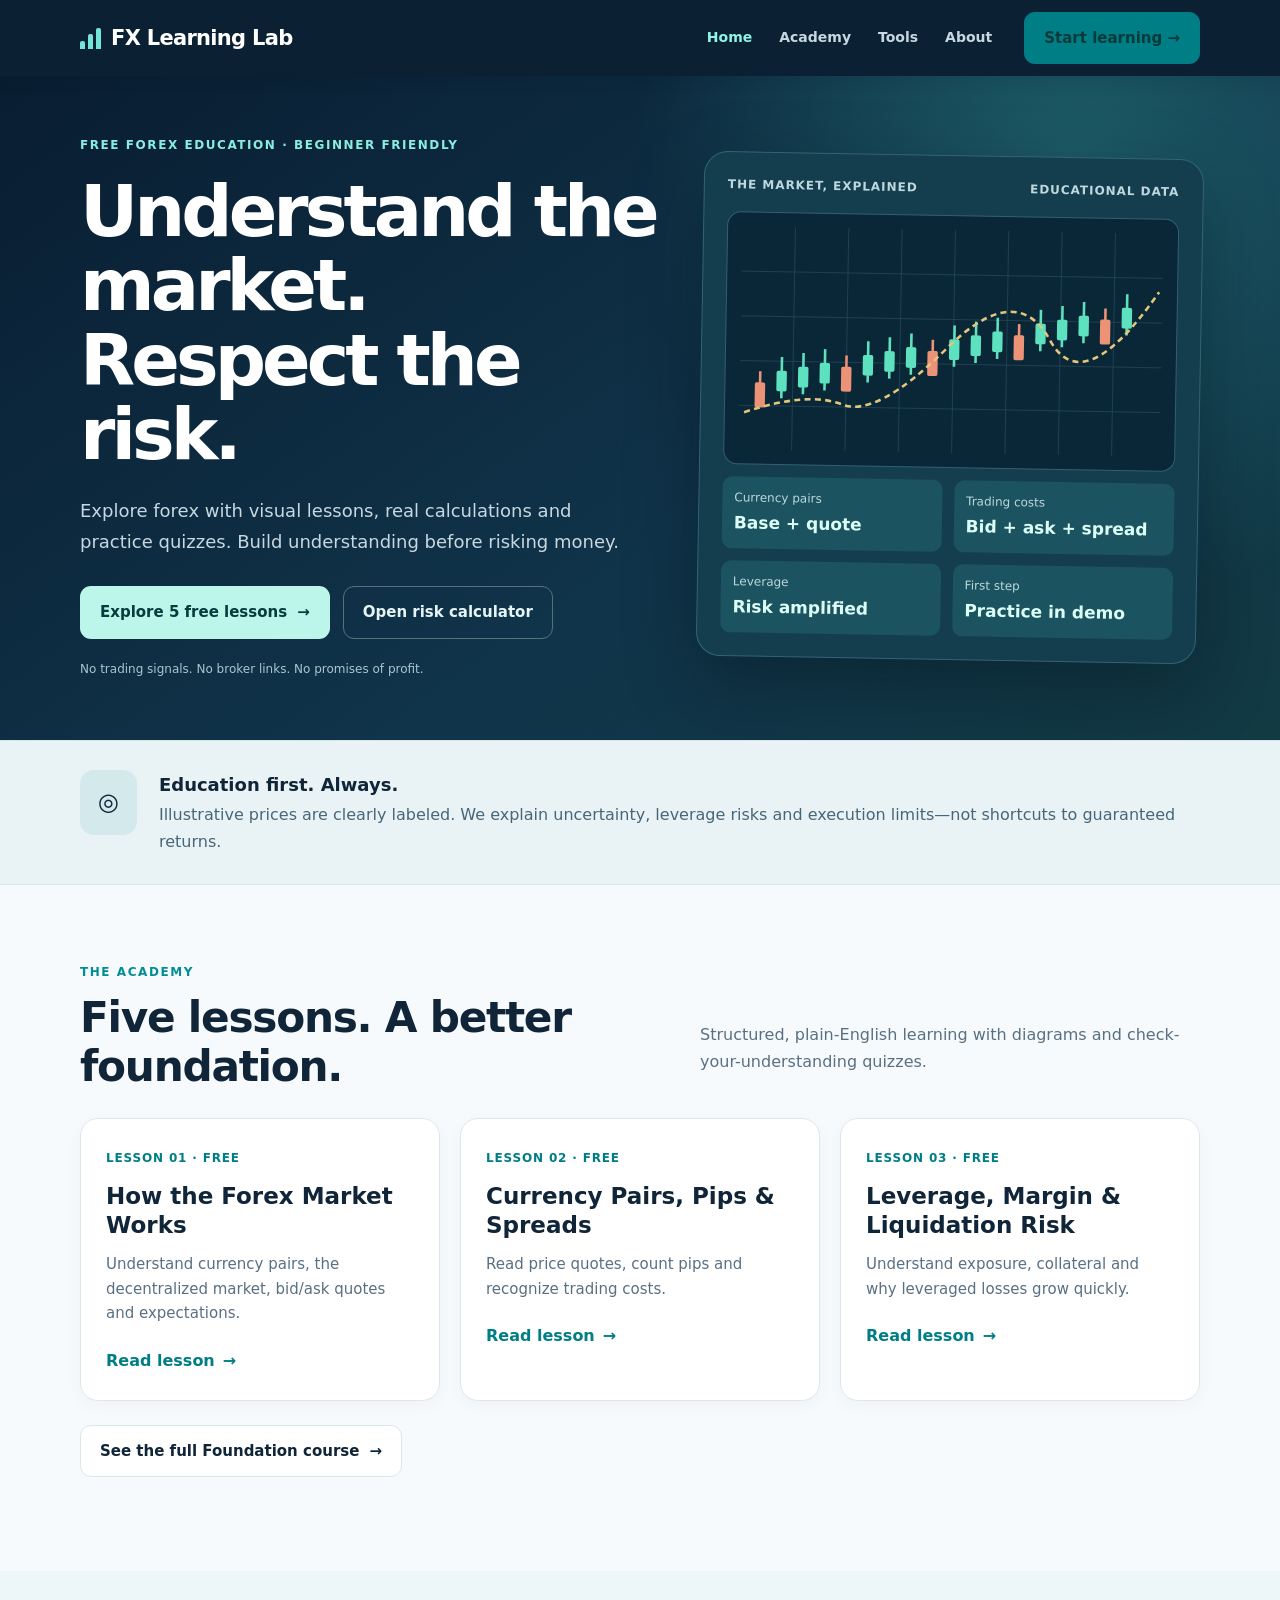
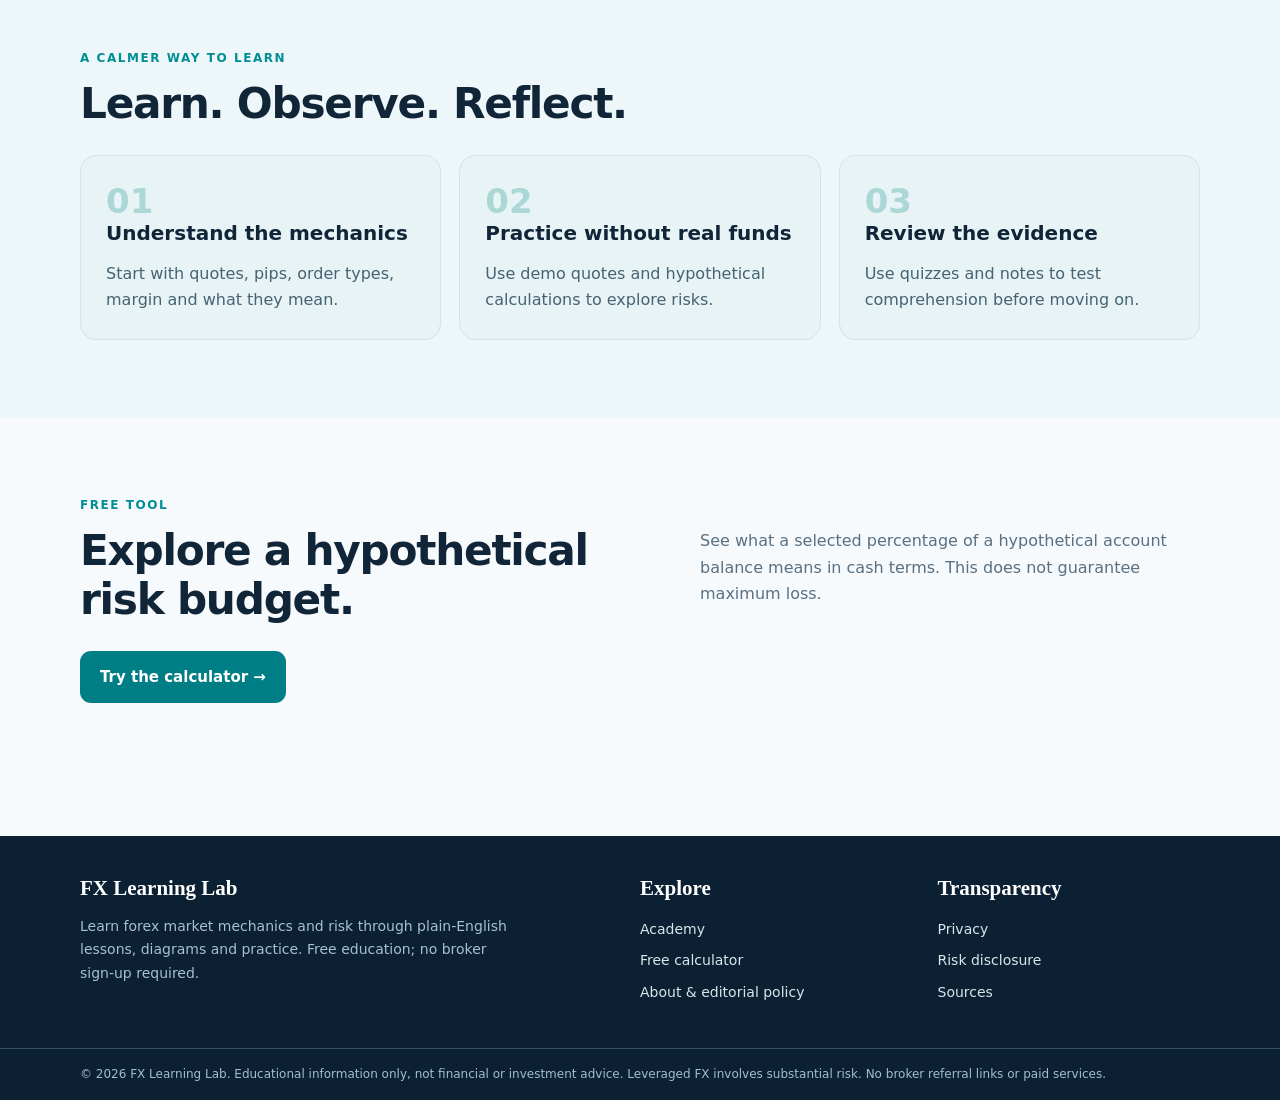
<file: index.html>
<!doctype html><html lang="en"><head><meta charset="utf-8"><meta name="referrer" content="no-referrer"><meta http-equiv="Content-Security-Policy" content="default-src 'self'; style-src 'self' 'unsafe-inline'; connect-src 'none'; object-src 'none'; base-uri 'none'; form-action 'none'"><meta name="viewport" content="width=device-width, initial-scale=1"><meta name="theme-color" content="#0c2033"><meta name="description" content="Learn forex fundamentals with five free diagram-led lessons, quizzes and a risk budget calculator. No broker links or trading signals."><meta name="robots" content="index,follow"><title>Free Forex Education with Visual Lessons | FX Learning Lab</title><link rel="icon" href="assets/favicon.svg" type="image/svg+xml"><link rel="stylesheet" href="assets/site.css"></head><body><a class="skip" href="#main">Skip to content</a><header class="site-header"><div class="container header-inner"><a class="brand" href="index.html" aria-label="FX Learning Lab home"><span class="brand-mark" aria-hidden="true"><i></i><i></i><i></i></span> FX Learning Lab</a><button class="mobile-menu" aria-controls="site-navigation" aria-expanded="false" aria-label="Toggle navigation">Menu</button><nav id="site-navigation" class="nav" aria-label="Primary navigation"><a href="index.html" aria-current="page">Home</a><a href="academy/index.html">Academy</a><a href="tools/index.html">Tools</a><a href="about/index.html">About</a></nav><a class="btn header-cta" href="academy/index.html">Start learning →</a></div></header><main id="main"><section class="hero"><div class="container hero-inner"><div><div class="eyebrow">FREE FOREX EDUCATION · BEGINNER FRIENDLY</div><h1>Understand the market.<br>Respect the risk.</h1><p>Explore forex with visual lessons, real calculations and practice quizzes. Build understanding before risking money.</p><div class="actions"><a class="btn light" href="academy/index.html">Explore 5 free lessons <span aria-hidden="true">→</span></a><a class="btn outline" href="tools/index.html">Open risk calculator</a></div><p class="hero-note">No trading signals. No broker links. No promises of profit.</p></div><div class="hero-art"><div class="art-header"><span>THE MARKET, EXPLAINED</span><span>EDUCATIONAL DATA</span></div><div class="chartbox"><svg viewBox="0 0 490 260" role="img" aria-label="Illustrative candlestick chart with alternating rising and falling candles, not live market data."><g stroke="#234554" stroke-width="1"><path d="M0 52H490M0 104H490M0 156H490M0 208H490M62 0V260M124 0V260M186 0V260M248 0V260M310 0V260M372 0V260M434 0V260"/></g><g id="candles"><line x1="24" y1="168" x2="24" y2="204" stroke="#ec9276" stroke-width="3"/><rect x="18" y="181" width="12" height="29" rx="2" fill="#ec9276"/><line x1="49" y1="151" x2="49" y2="199" stroke="#5de1be" stroke-width="3"/><rect x="43" y="167" width="12" height="24" rx="2" fill="#5de1be"/><line x1="74" y1="146" x2="74" y2="194" stroke="#5de1be" stroke-width="3"/><rect x="68" y="162" width="12" height="24" rx="2" fill="#5de1be"/><line x1="99" y1="141" x2="99" y2="189" stroke="#5de1be" stroke-width="3"/><rect x="93" y="157" width="12" height="24" rx="2" fill="#5de1be"/><line x1="124" y1="148" x2="124" y2="184" stroke="#ec9276" stroke-width="3"/><rect x="118" y="161" width="12" height="29" rx="2" fill="#ec9276"/><line x1="149" y1="131" x2="149" y2="179" stroke="#5de1be" stroke-width="3"/><rect x="143" y="147" width="12" height="24" rx="2" fill="#5de1be"/><line x1="174" y1="126" x2="174" y2="174" stroke="#5de1be" stroke-width="3"/><rect x="168" y="142" width="12" height="24" rx="2" fill="#5de1be"/><line x1="199" y1="121" x2="199" y2="169" stroke="#5de1be" stroke-width="3"/><rect x="193" y="137" width="12" height="24" rx="2" fill="#5de1be"/><line x1="224" y1="128" x2="224" y2="164" stroke="#ec9276" stroke-width="3"/><rect x="218" y="141" width="12" height="29" rx="2" fill="#ec9276"/><line x1="249" y1="111" x2="249" y2="159" stroke="#5de1be" stroke-width="3"/><rect x="243" y="127" width="12" height="24" rx="2" fill="#5de1be"/><line x1="274" y1="106" x2="274" y2="154" stroke="#5de1be" stroke-width="3"/><rect x="268" y="122" width="12" height="24" rx="2" fill="#5de1be"/><line x1="299" y1="101" x2="299" y2="149" stroke="#5de1be" stroke-width="3"/><rect x="293" y="117" width="12" height="24" rx="2" fill="#5de1be"/><line x1="324" y1="108" x2="324" y2="144" stroke="#ec9276" stroke-width="3"/><rect x="318" y="121" width="12" height="29" rx="2" fill="#ec9276"/><line x1="349" y1="91" x2="349" y2="139" stroke="#5de1be" stroke-width="3"/><rect x="343" y="107" width="12" height="24" rx="2" fill="#5de1be"/><line x1="374" y1="86" x2="374" y2="134" stroke="#5de1be" stroke-width="3"/><rect x="368" y="102" width="12" height="24" rx="2" fill="#5de1be"/><line x1="399" y1="81" x2="399" y2="129" stroke="#5de1be" stroke-width="3"/><rect x="393" y="97" width="12" height="24" rx="2" fill="#5de1be"/><line x1="424" y1="88" x2="424" y2="124" stroke="#ec9276" stroke-width="3"/><rect x="418" y="101" width="12" height="29" rx="2" fill="#ec9276"/><line x1="449" y1="71" x2="449" y2="119" stroke="#5de1be" stroke-width="3"/><rect x="443" y="87" width="12" height="24" rx="2" fill="#5de1be"/></g><path d="M6 216Q80 190 120 205T240 138T360 126T486 68" fill="none" stroke="#e1c67c" stroke-width="3" stroke-dasharray="7 5"/></svg></div><div class="art-stat"><div>Currency pairs<strong>Base + quote</strong></div><div>Trading costs<strong>Bid + ask + spread</strong></div><div>Leverage<strong>Risk amplified</strong></div><div>First step<strong>Practice in demo</strong></div></div></div></div></section><div class="trust"><div class="container trust-inner"><div class="trust-symbol" aria-hidden="true">◎</div><div><strong>Education first. Always.</strong><p>Illustrative prices are clearly labeled. We explain uncertainty, leverage risks and execution limits—not shortcuts to guaranteed returns.</p></div></div></div><section class="block"><div class="container"><div class="section-head"><div><div class="eyebrow">THE ACADEMY</div><h2>Five lessons. A better foundation.</h2></div><p>Structured, plain-English learning with diagrams and check-your-understanding quizzes.</p></div><div class="cards"><article class="card"><span class="card-kicker">LESSON 01 · FREE</span><h3>How the Forex Market Works</h3><p>Understand currency pairs, the decentralized market, bid/ask quotes and expectations.</p><a class="card-arrow" href="lessons/how-the-forex-market-works/index.html">Read lesson <span aria-hidden="true">→</span></a></article><article class="card"><span class="card-kicker">LESSON 02 · FREE</span><h3>Currency Pairs, Pips &amp; Spreads</h3><p>Read price quotes, count pips and recognize trading costs.</p><a class="card-arrow" href="lessons/currency-pairs-pips-spreads/index.html">Read lesson <span aria-hidden="true">→</span></a></article><article class="card"><span class="card-kicker">LESSON 03 · FREE</span><h3>Leverage, Margin &amp; Liquidation Risk</h3><p>Understand exposure, collateral and why leveraged losses grow quickly.</p><a class="card-arrow" href="lessons/leverage-margin-risk/index.html">Read lesson <span aria-hidden="true">→</span></a></article></div><p style="margin-top:24px"><a class="btn secondary" href="academy/index.html">See the full Foundation course <span aria-hidden="true">→</span></a></p></div></section><section class="block" style="background:#edf6f8"><div class="container"><div class="section-head"><div><div class="eyebrow">A CALMER WAY TO LEARN</div><h2>Learn. Observe. Reflect.</h2></div></div><div class="steps"><div class="step"><div class="card-number">01</div><strong>Understand the mechanics</strong><p>Start with quotes, pips, order types, margin and what they mean.</p></div><div class="step"><div class="card-number">02</div><strong>Practice without real funds</strong><p>Use demo quotes and hypothetical calculations to explore risks.</p></div><div class="step"><div class="card-number">03</div><strong>Review the evidence</strong><p>Use quizzes and notes to test comprehension before moving on.</p></div></div></div></section><section class="block"><div class="container"><div class="section-head"><div><div class="eyebrow">FREE TOOL</div><h2>Explore a hypothetical risk budget.</h2></div><p>See what a selected percentage of a hypothetical account balance means in cash terms. This does not guarantee maximum loss.</p></div><a class="btn" href="tools/index.html">Try the calculator →</a></div></section></main><footer class="site-footer"><div class="container footer-grid"><div><h3>FX Learning Lab</h3><p>Learn forex market mechanics and risk through plain-English lessons, diagrams and practice. Free education; no broker sign-up required.</p></div><div><h3>Explore</h3><a href="academy/index.html">Academy</a><a href="tools/index.html">Free calculator</a><a href="about/index.html">About & editorial policy</a></div><div><h3>Transparency</h3><a href="privacy/index.html">Privacy</a><a href="about/index.html#risk">Risk disclosure</a><a href="about/index.html#sources">Sources</a></div></div><div class="footer-bottom"><div class="container">© 2026 FX Learning Lab. Educational information only, not financial or investment advice. Leveraged FX involves substantial risk. No broker referral links or paid services.</div></div></footer><script src="assets/site.js" defer></script></body></html>
</file>
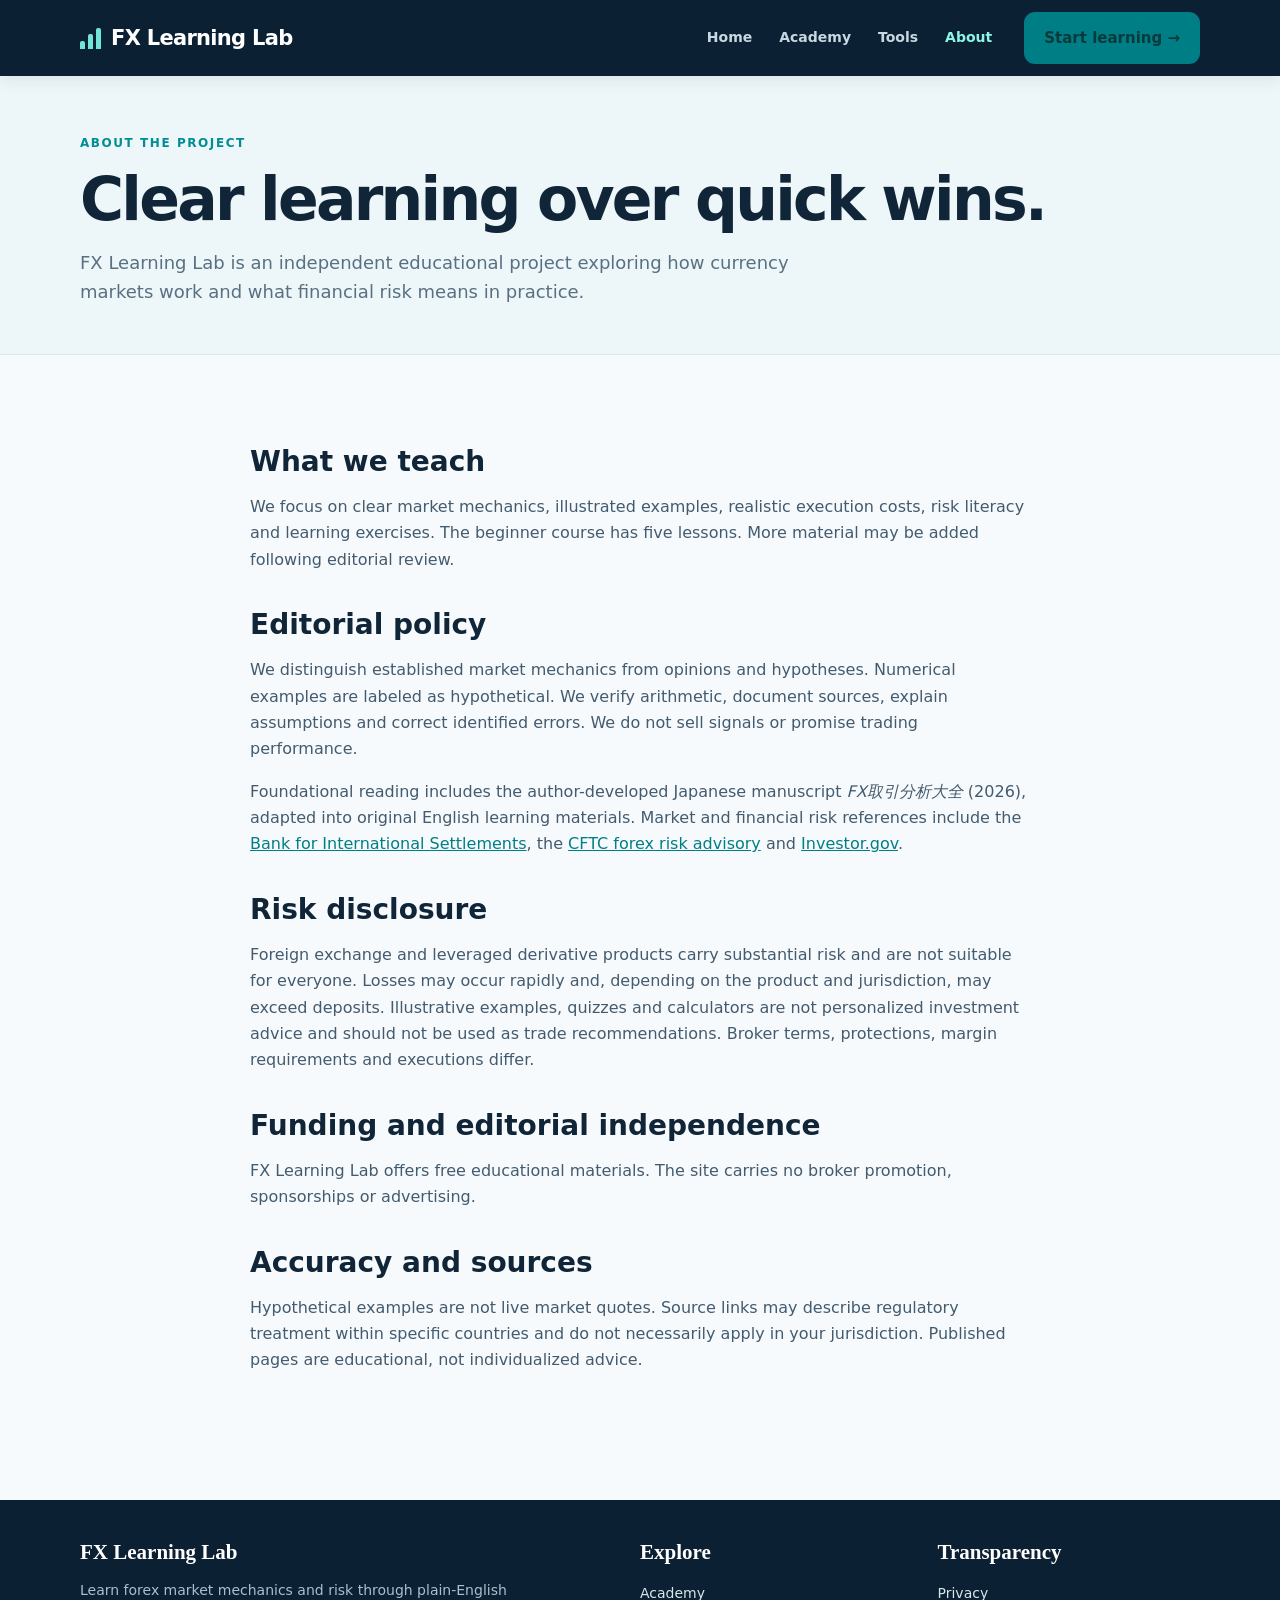
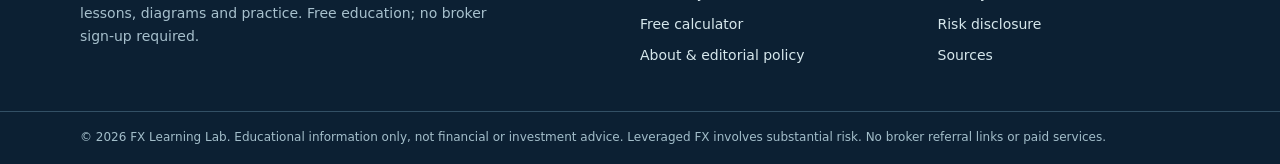
<file: about/index.html>
<!doctype html><html lang="en"><head><meta charset="utf-8"><meta name="referrer" content="no-referrer"><meta http-equiv="Content-Security-Policy" content="default-src 'self'; style-src 'self' 'unsafe-inline'; connect-src 'none'; object-src 'none'; base-uri 'none'; form-action 'none'"><meta name="viewport" content="width=device-width, initial-scale=1"><meta name="theme-color" content="#0c2033"><meta name="description" content="Learn about FX Learning Lab’s education-first approach, risk disclosures, independence and sources."><meta name="robots" content="index,follow"><title>About, Editorial Policy &amp; Risk Disclosure | FX Learning Lab</title><link rel="icon" href="../assets/favicon.svg" type="image/svg+xml"><link rel="stylesheet" href="../assets/site.css"></head><body><a class="skip" href="#main">Skip to content</a><header class="site-header"><div class="container header-inner"><a class="brand" href="../index.html" aria-label="FX Learning Lab home"><span class="brand-mark" aria-hidden="true"><i></i><i></i><i></i></span> FX Learning Lab</a><button class="mobile-menu" aria-controls="site-navigation" aria-expanded="false" aria-label="Toggle navigation">Menu</button><nav id="site-navigation" class="nav" aria-label="Primary navigation"><a href="../index.html">Home</a><a href="../academy/index.html">Academy</a><a href="../tools/index.html">Tools</a><a href="../about/index.html" aria-current="page">About</a></nav><a class="btn header-cta" href="../academy/index.html">Start learning →</a></div></header><main id="main"><div class="page-hero"><div class="container"><div class="eyebrow">ABOUT THE PROJECT</div><h1>Clear learning over quick wins.</h1><p>FX Learning Lab is an independent educational project exploring how currency markets work and what financial risk means in practice.</p></div></div><div class="container prose"><h2>What we teach</h2><p>We focus on clear market mechanics, illustrated examples, realistic execution costs, risk literacy and learning exercises. The beginner course has five lessons. More material may be added following editorial review.</p><h2>Editorial policy</h2><p>We distinguish established market mechanics from opinions and hypotheses. Numerical examples are labeled as hypothetical. We verify arithmetic, document sources, explain assumptions and correct identified errors. We do not sell signals or promise trading performance.</p><p>Foundational reading includes the author-developed Japanese manuscript <em>FX取引分析大全</em> (2026), adapted into original English learning materials. Market and financial risk references include the <a href="https://www.bis.org/media-releases/20250930-global-fx-trading-hits-96-trillion-day-april-2025-and-otc-interest-rate-derivatives-surge-79">Bank for International Settlements</a>, the <a href="https://www.cftc.gov/LearnAndProtect/AdvisoriesAndArticles/CustomerAdvisory_MustKnowForex.html">CFTC forex risk advisory</a> and <a href="https://www.investor.gov/introduction-investing/general-resources/news-alerts/alerts-bulletins/investor-bulletins/foreign">Investor.gov</a>.</p><h2 id="risk">Risk disclosure</h2><p>Foreign exchange and leveraged derivative products carry substantial risk and are not suitable for everyone. Losses may occur rapidly and, depending on the product and jurisdiction, may exceed deposits. Illustrative examples, quizzes and calculators are not personalized investment advice and should not be used as trade recommendations. Broker terms, protections, margin requirements and executions differ.</p><h2>Funding and editorial independence</h2><p>FX Learning Lab offers free educational materials. The site carries no broker promotion, sponsorships or advertising.</p><h2 id="sources">Accuracy and sources</h2><p>Hypothetical examples are not live market quotes. Source links may describe regulatory treatment within specific countries and do not necessarily apply in your jurisdiction. Published pages are educational, not individualized advice.</p></div></main><footer class="site-footer"><div class="container footer-grid"><div><h3>FX Learning Lab</h3><p>Learn forex market mechanics and risk through plain-English lessons, diagrams and practice. Free education; no broker sign-up required.</p></div><div><h3>Explore</h3><a href="../academy/index.html">Academy</a><a href="../tools/index.html">Free calculator</a><a href="../about/index.html">About & editorial policy</a></div><div><h3>Transparency</h3><a href="../privacy/index.html">Privacy</a><a href="../about/index.html#risk">Risk disclosure</a><a href="../about/index.html#sources">Sources</a></div></div><div class="footer-bottom"><div class="container">© 2026 FX Learning Lab. Educational information only, not financial or investment advice. Leveraged FX involves substantial risk. No broker referral links or paid services.</div></div></footer><script src="../assets/site.js" defer></script></body></html>
</file>
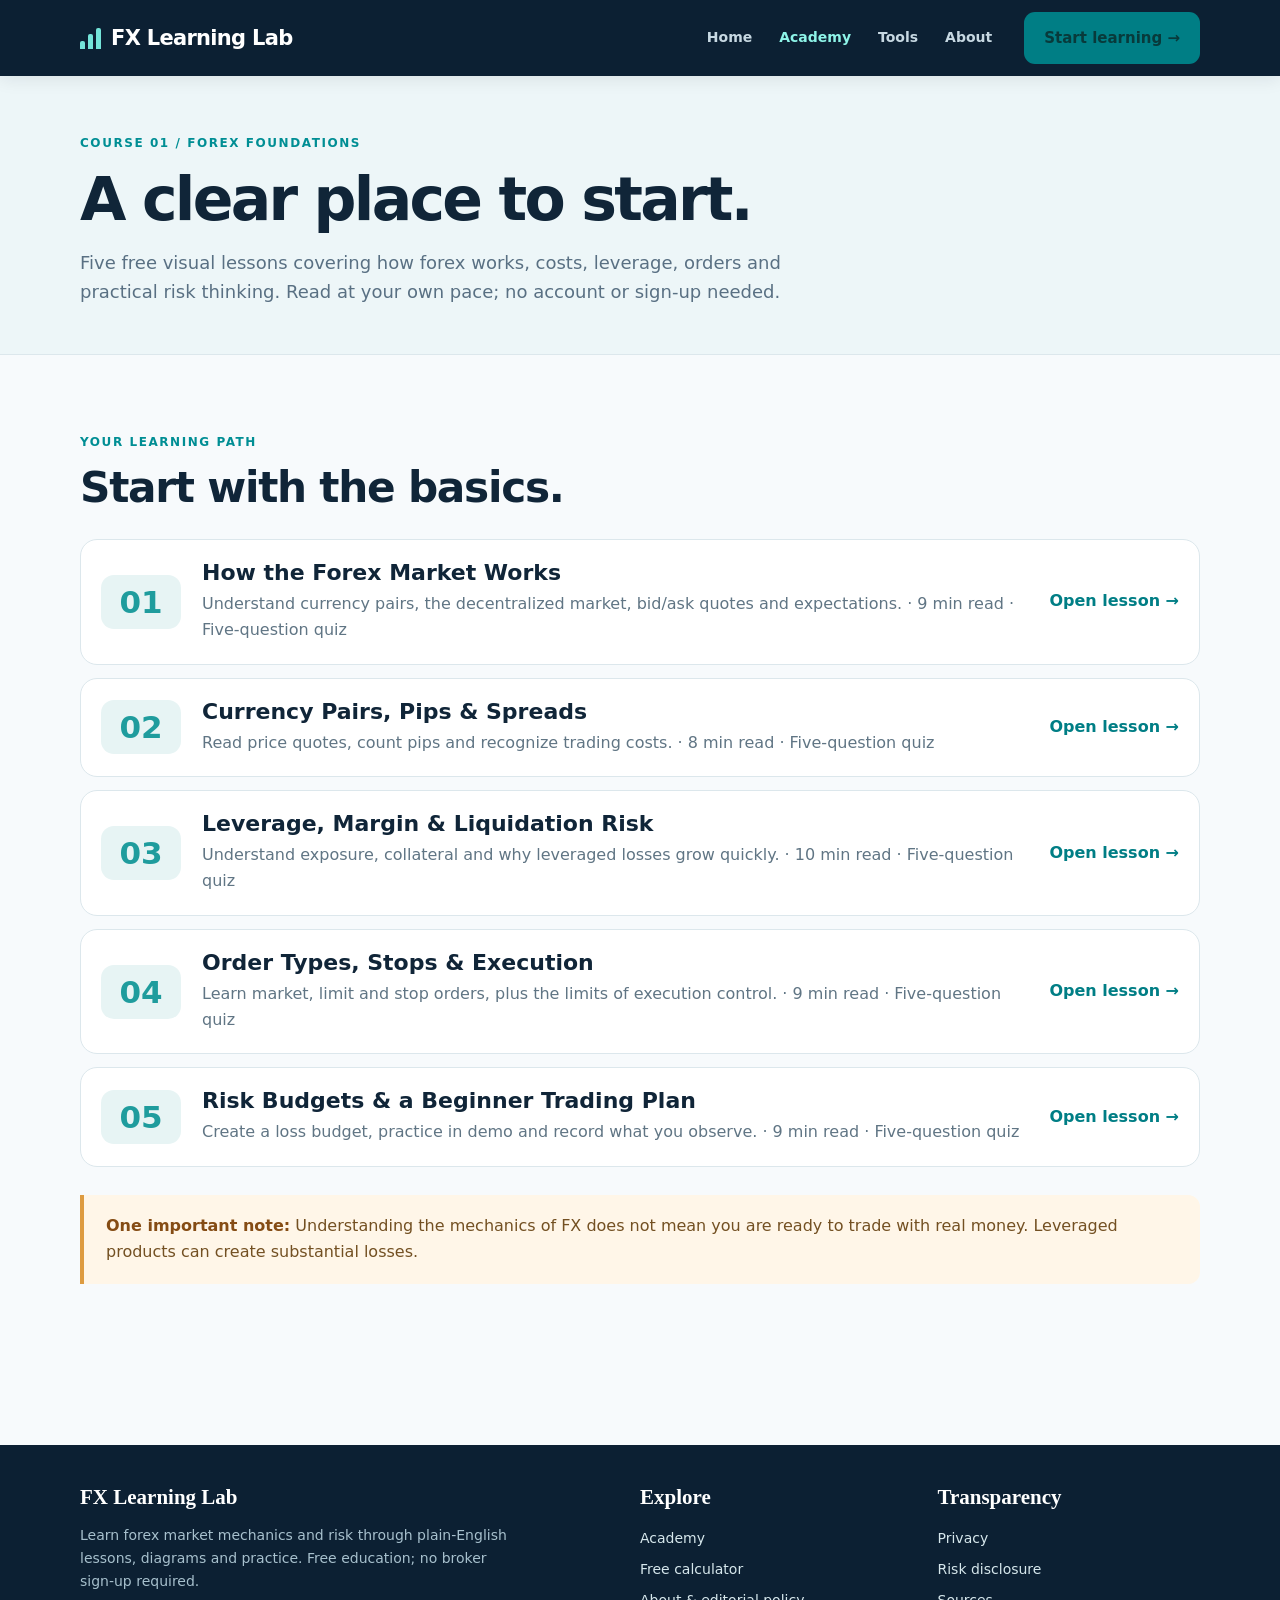
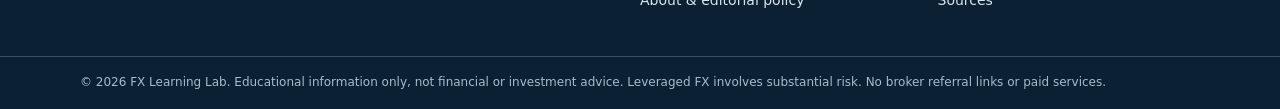
<file: academy/index.html>
<!doctype html><html lang="en"><head><meta charset="utf-8"><meta name="referrer" content="no-referrer"><meta http-equiv="Content-Security-Policy" content="default-src 'self'; style-src 'self' 'unsafe-inline'; connect-src 'none'; object-src 'none'; base-uri 'none'; form-action 'none'"><meta name="viewport" content="width=device-width, initial-scale=1"><meta name="theme-color" content="#0c2033"><meta name="description" content="Five free forex foundation lessons covering quotes, pips, leverage, order types and risk planning."><meta name="robots" content="index,follow"><title>Forex Foundations Academy | FX Learning Lab</title><link rel="icon" href="../assets/favicon.svg" type="image/svg+xml"><link rel="stylesheet" href="../assets/site.css"></head><body><a class="skip" href="#main">Skip to content</a><header class="site-header"><div class="container header-inner"><a class="brand" href="../index.html" aria-label="FX Learning Lab home"><span class="brand-mark" aria-hidden="true"><i></i><i></i><i></i></span> FX Learning Lab</a><button class="mobile-menu" aria-controls="site-navigation" aria-expanded="false" aria-label="Toggle navigation">Menu</button><nav id="site-navigation" class="nav" aria-label="Primary navigation"><a href="../index.html">Home</a><a href="../academy/index.html" aria-current="page">Academy</a><a href="../tools/index.html">Tools</a><a href="../about/index.html">About</a></nav><a class="btn header-cta" href="../academy/index.html">Start learning →</a></div></header><main id="main"><div class="page-hero"><div class="container"><div class="eyebrow">COURSE 01 / FOREX FOUNDATIONS</div><h1>A clear place to start.</h1><p>Five free visual lessons covering how forex works, costs, leverage, orders and practical risk thinking. Read at your own pace; no account or sign-up needed.</p></div></div><section class="block"><div class="container"><div class="section-head"><div><div class="eyebrow">YOUR LEARNING PATH</div><h2>Start with the basics.</h2></div></div><article class="learning-card"><div class="num">01</div><div><h3>How the Forex Market Works</h3><p>Understand currency pairs, the decentralized market, bid/ask quotes and expectations. · 9 min read · Five-question quiz</p></div><a href="../lessons/how-the-forex-market-works/index.html">Open lesson →</a></article><article class="learning-card"><div class="num">02</div><div><h3>Currency Pairs, Pips &amp; Spreads</h3><p>Read price quotes, count pips and recognize trading costs. · 8 min read · Five-question quiz</p></div><a href="../lessons/currency-pairs-pips-spreads/index.html">Open lesson →</a></article><article class="learning-card"><div class="num">03</div><div><h3>Leverage, Margin &amp; Liquidation Risk</h3><p>Understand exposure, collateral and why leveraged losses grow quickly. · 10 min read · Five-question quiz</p></div><a href="../lessons/leverage-margin-risk/index.html">Open lesson →</a></article><article class="learning-card"><div class="num">04</div><div><h3>Order Types, Stops &amp; Execution</h3><p>Learn market, limit and stop orders, plus the limits of execution control. · 9 min read · Five-question quiz</p></div><a href="../lessons/order-types-execution/index.html">Open lesson →</a></article><article class="learning-card"><div class="num">05</div><div><h3>Risk Budgets &amp; a Beginner Trading Plan</h3><p>Create a loss budget, practice in demo and record what you observe. · 9 min read · Five-question quiz</p></div><a href="../lessons/risk-plan-demo/index.html">Open lesson →</a></article><div class="warning"><strong>One important note:</strong> Understanding the mechanics of FX does not mean you are ready to trade with real money. Leveraged products can create substantial losses.</div></div></section></main><footer class="site-footer"><div class="container footer-grid"><div><h3>FX Learning Lab</h3><p>Learn forex market mechanics and risk through plain-English lessons, diagrams and practice. Free education; no broker sign-up required.</p></div><div><h3>Explore</h3><a href="../academy/index.html">Academy</a><a href="../tools/index.html">Free calculator</a><a href="../about/index.html">About & editorial policy</a></div><div><h3>Transparency</h3><a href="../privacy/index.html">Privacy</a><a href="../about/index.html#risk">Risk disclosure</a><a href="../about/index.html#sources">Sources</a></div></div><div class="footer-bottom"><div class="container">© 2026 FX Learning Lab. Educational information only, not financial or investment advice. Leveraged FX involves substantial risk. No broker referral links or paid services.</div></div></footer><script src="../assets/site.js" defer></script></body></html>
</file>
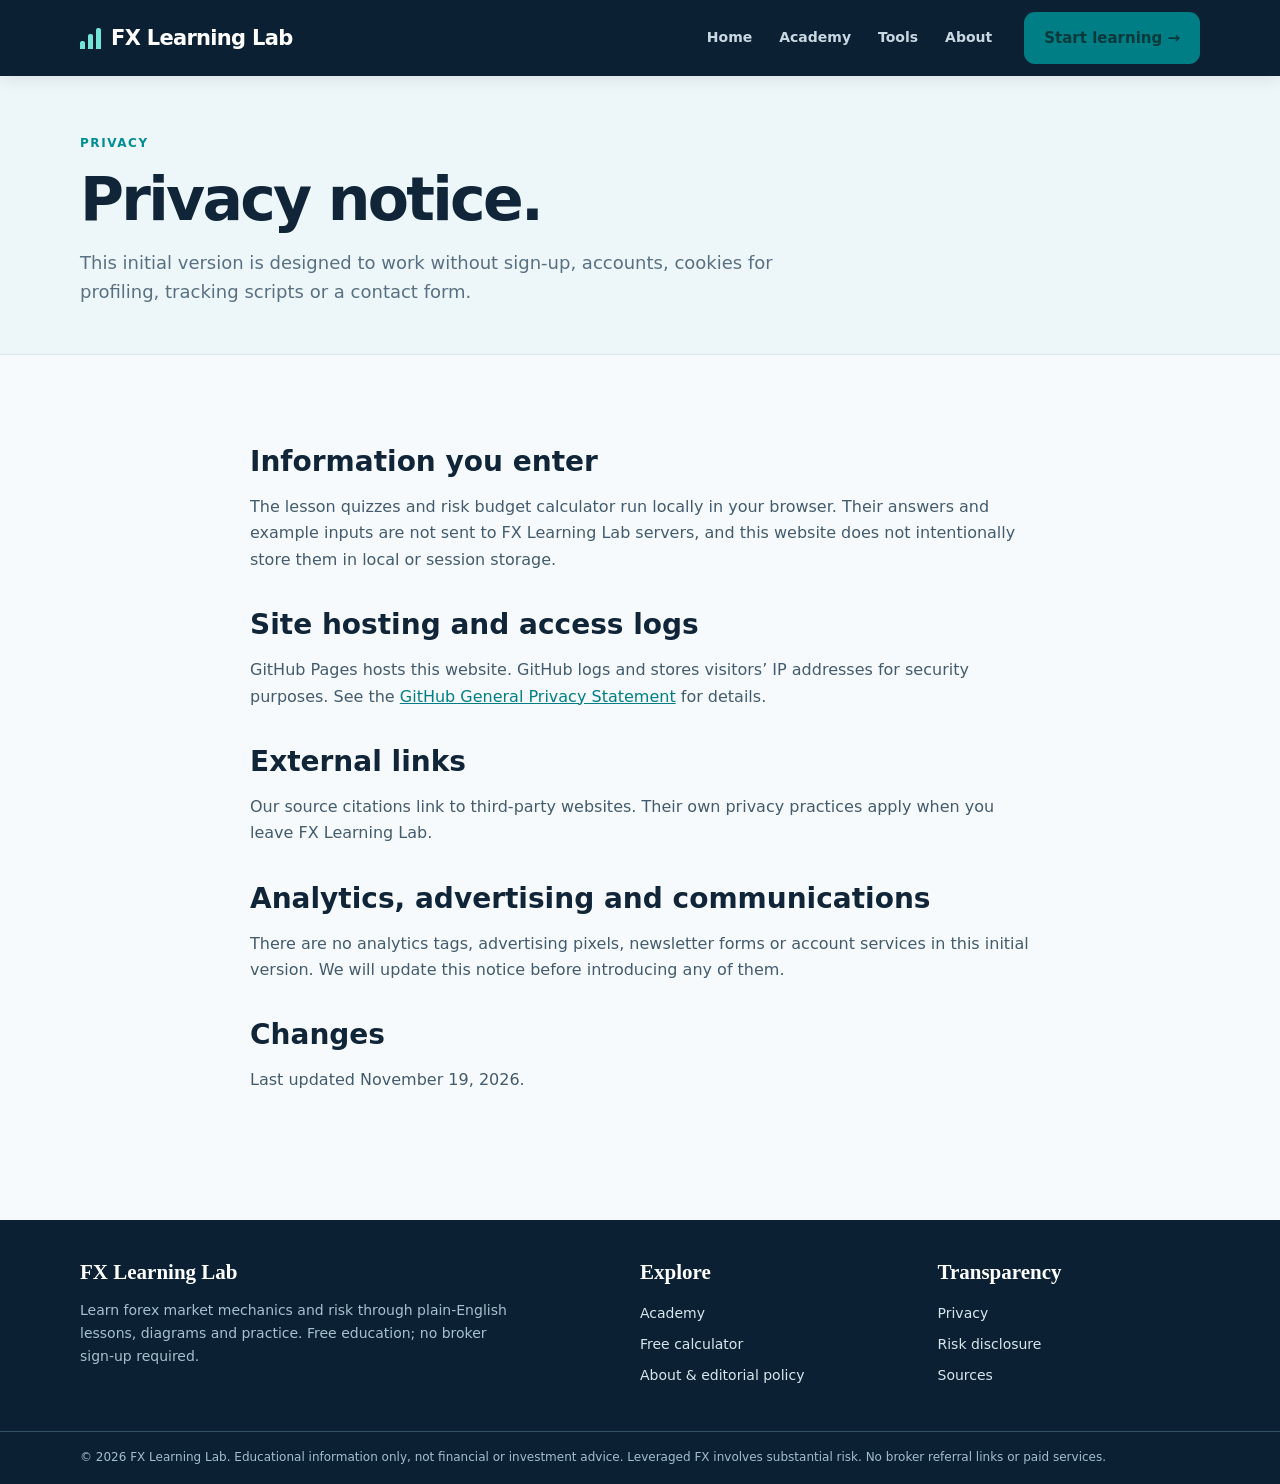
<file: privacy/index.html>
<!doctype html><html lang="en"><head><meta charset="utf-8"><meta name="referrer" content="no-referrer"><meta http-equiv="Content-Security-Policy" content="default-src 'self'; style-src 'self' 'unsafe-inline'; connect-src 'none'; object-src 'none'; base-uri 'none'; form-action 'none'"><meta name="viewport" content="width=device-width, initial-scale=1"><meta name="theme-color" content="#0c2033"><meta name="description" content="Privacy notice for the initial FX Learning Lab site, which has no user accounts, tracking scripts or forms."><meta name="robots" content="index,follow"><title>Privacy Notice | FX Learning Lab</title><link rel="icon" href="../assets/favicon.svg" type="image/svg+xml"><link rel="stylesheet" href="../assets/site.css"></head><body><a class="skip" href="#main">Skip to content</a><header class="site-header"><div class="container header-inner"><a class="brand" href="../index.html" aria-label="FX Learning Lab home"><span class="brand-mark" aria-hidden="true"><i></i><i></i><i></i></span> FX Learning Lab</a><button class="mobile-menu" aria-controls="site-navigation" aria-expanded="false" aria-label="Toggle navigation">Menu</button><nav id="site-navigation" class="nav" aria-label="Primary navigation"><a href="../index.html">Home</a><a href="../academy/index.html">Academy</a><a href="../tools/index.html">Tools</a><a href="../about/index.html">About</a></nav><a class="btn header-cta" href="../academy/index.html">Start learning →</a></div></header><main id="main"><div class="page-hero"><div class="container"><div class="eyebrow">PRIVACY</div><h1>Privacy notice.</h1><p>This initial version is designed to work without sign-up, accounts, cookies for profiling, tracking scripts or a contact form.</p></div></div><div class="container prose"><h2>Information you enter</h2><p>The lesson quizzes and risk budget calculator run locally in your browser. Their answers and example inputs are not sent to FX Learning Lab servers, and this website does not intentionally store them in local or session storage.</p><h2>Site hosting and access logs</h2><p>GitHub Pages hosts this website. GitHub logs and stores visitors’ IP addresses for security purposes. See the <a href="https://docs.github.com/en/site-policy/privacy-policies/github-general-privacy-statement">GitHub General Privacy Statement</a> for details.</p><h2>External links</h2><p>Our source citations link to third-party websites. Their own privacy practices apply when you leave FX Learning Lab.</p><h2>Analytics, advertising and communications</h2><p>There are no analytics tags, advertising pixels, newsletter forms or account services in this initial version. We will update this notice before introducing any of them.</p><h2>Changes</h2><p>Last updated November 19, 2026.</p></div></main><footer class="site-footer"><div class="container footer-grid"><div><h3>FX Learning Lab</h3><p>Learn forex market mechanics and risk through plain-English lessons, diagrams and practice. Free education; no broker sign-up required.</p></div><div><h3>Explore</h3><a href="../academy/index.html">Academy</a><a href="../tools/index.html">Free calculator</a><a href="../about/index.html">About & editorial policy</a></div><div><h3>Transparency</h3><a href="../privacy/index.html">Privacy</a><a href="../about/index.html#risk">Risk disclosure</a><a href="../about/index.html#sources">Sources</a></div></div><div class="footer-bottom"><div class="container">© 2026 FX Learning Lab. Educational information only, not financial or investment advice. Leveraged FX involves substantial risk. No broker referral links or paid services.</div></div></footer><script src="../assets/site.js" defer></script></body></html>
</file>
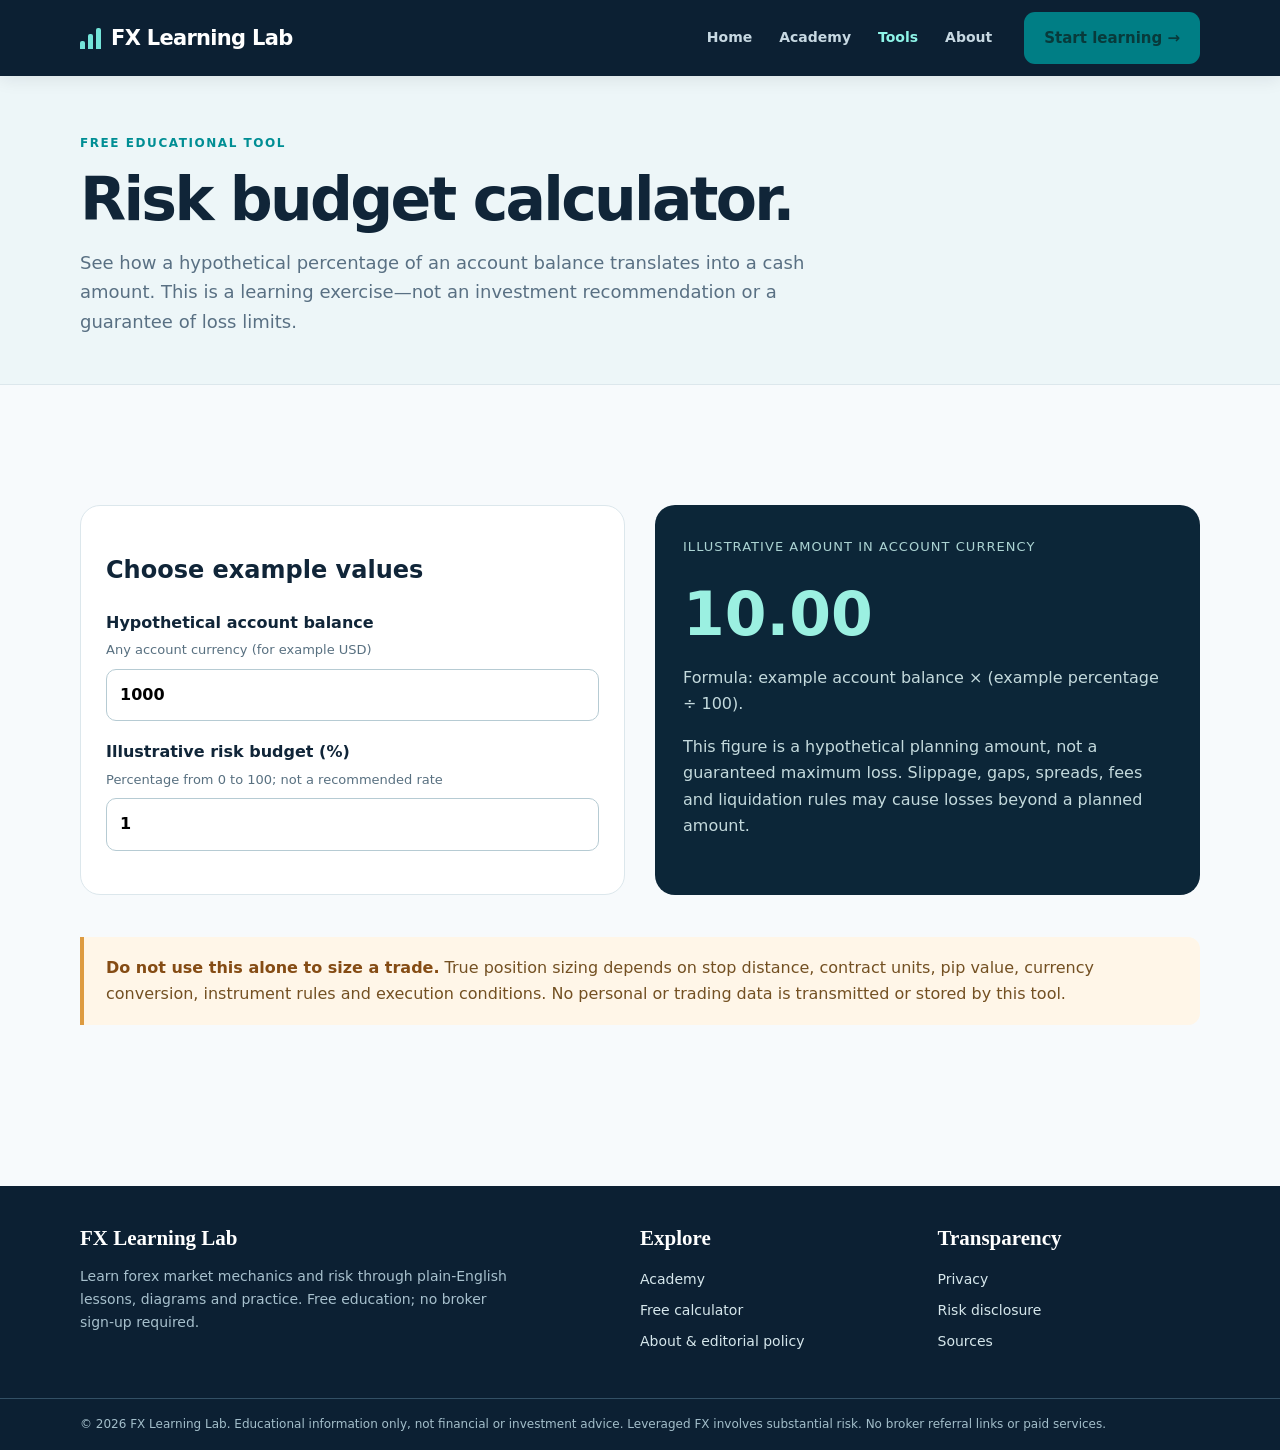
<file: tools/index.html>
<!doctype html><html lang="en"><head><meta charset="utf-8"><meta name="referrer" content="no-referrer"><meta http-equiv="Content-Security-Policy" content="default-src 'self'; style-src 'self' 'unsafe-inline'; connect-src 'none'; object-src 'none'; base-uri 'none'; form-action 'none'"><meta name="viewport" content="width=device-width, initial-scale=1"><meta name="theme-color" content="#0c2033"><meta name="description" content="Calculate an illustrative cash risk budget from a hypothetical account balance and percentage. No trading signal or recommendation."><meta name="robots" content="index,follow"><title>Free Forex Risk Budget Calculator | FX Learning Lab</title><link rel="icon" href="../assets/favicon.svg" type="image/svg+xml"><link rel="stylesheet" href="../assets/site.css"></head><body><a class="skip" href="#main">Skip to content</a><header class="site-header"><div class="container header-inner"><a class="brand" href="../index.html" aria-label="FX Learning Lab home"><span class="brand-mark" aria-hidden="true"><i></i><i></i><i></i></span> FX Learning Lab</a><button class="mobile-menu" aria-controls="site-navigation" aria-expanded="false" aria-label="Toggle navigation">Menu</button><nav id="site-navigation" class="nav" aria-label="Primary navigation"><a href="../index.html">Home</a><a href="../academy/index.html">Academy</a><a href="../tools/index.html" aria-current="page">Tools</a><a href="../about/index.html">About</a></nav><a class="btn header-cta" href="../academy/index.html">Start learning →</a></div></header><main id="main"><div class="page-hero"><div class="container"><div class="eyebrow">FREE EDUCATIONAL TOOL</div><h1>Risk budget calculator.</h1><p>See how a hypothetical percentage of an account balance translates into a cash amount. This is a learning exercise—not an investment recommendation or a guarantee of loss limits.</p></div></div><section class="block"><div class="container"><div class="tool-grid" data-calculator><div class="form-card"><h2>Choose example values</h2><label for="balance">Hypothetical account balance<span>Any account currency (for example USD)</span><input id="balance" type="number" min="0.01" step="any" value="1000" inputmode="decimal"></label><label for="risk">Illustrative risk budget (%)<span>Percentage from 0 to 100; not a recommended rate</span><input id="risk" type="number" min="0" max="100" step="any" value="1" inputmode="decimal"></label><p id="risk-error" role="alert" class="small"></p></div><div class="result-card"><span class="label">Illustrative amount in account currency</span><div id="risk-result" class="number" aria-live="polite">10.00</div><p>Formula: example account balance × (example percentage ÷ 100).</p><p>This figure is a hypothetical planning amount, not a guaranteed maximum loss. Slippage, gaps, spreads, fees and liquidation rules may cause losses beyond a planned amount.</p></div></div><div class="warning"><strong>Do not use this alone to size a trade.</strong> True position sizing depends on stop distance, contract units, pip value, currency conversion, instrument rules and execution conditions. No personal or trading data is transmitted or stored by this tool.</div></div></section></main><footer class="site-footer"><div class="container footer-grid"><div><h3>FX Learning Lab</h3><p>Learn forex market mechanics and risk through plain-English lessons, diagrams and practice. Free education; no broker sign-up required.</p></div><div><h3>Explore</h3><a href="../academy/index.html">Academy</a><a href="../tools/index.html">Free calculator</a><a href="../about/index.html">About & editorial policy</a></div><div><h3>Transparency</h3><a href="../privacy/index.html">Privacy</a><a href="../about/index.html#risk">Risk disclosure</a><a href="../about/index.html#sources">Sources</a></div></div><div class="footer-bottom"><div class="container">© 2026 FX Learning Lab. Educational information only, not financial or investment advice. Leveraged FX involves substantial risk. No broker referral links or paid services.</div></div></footer><script src="../assets/site.js" defer></script></body></html>
</file>
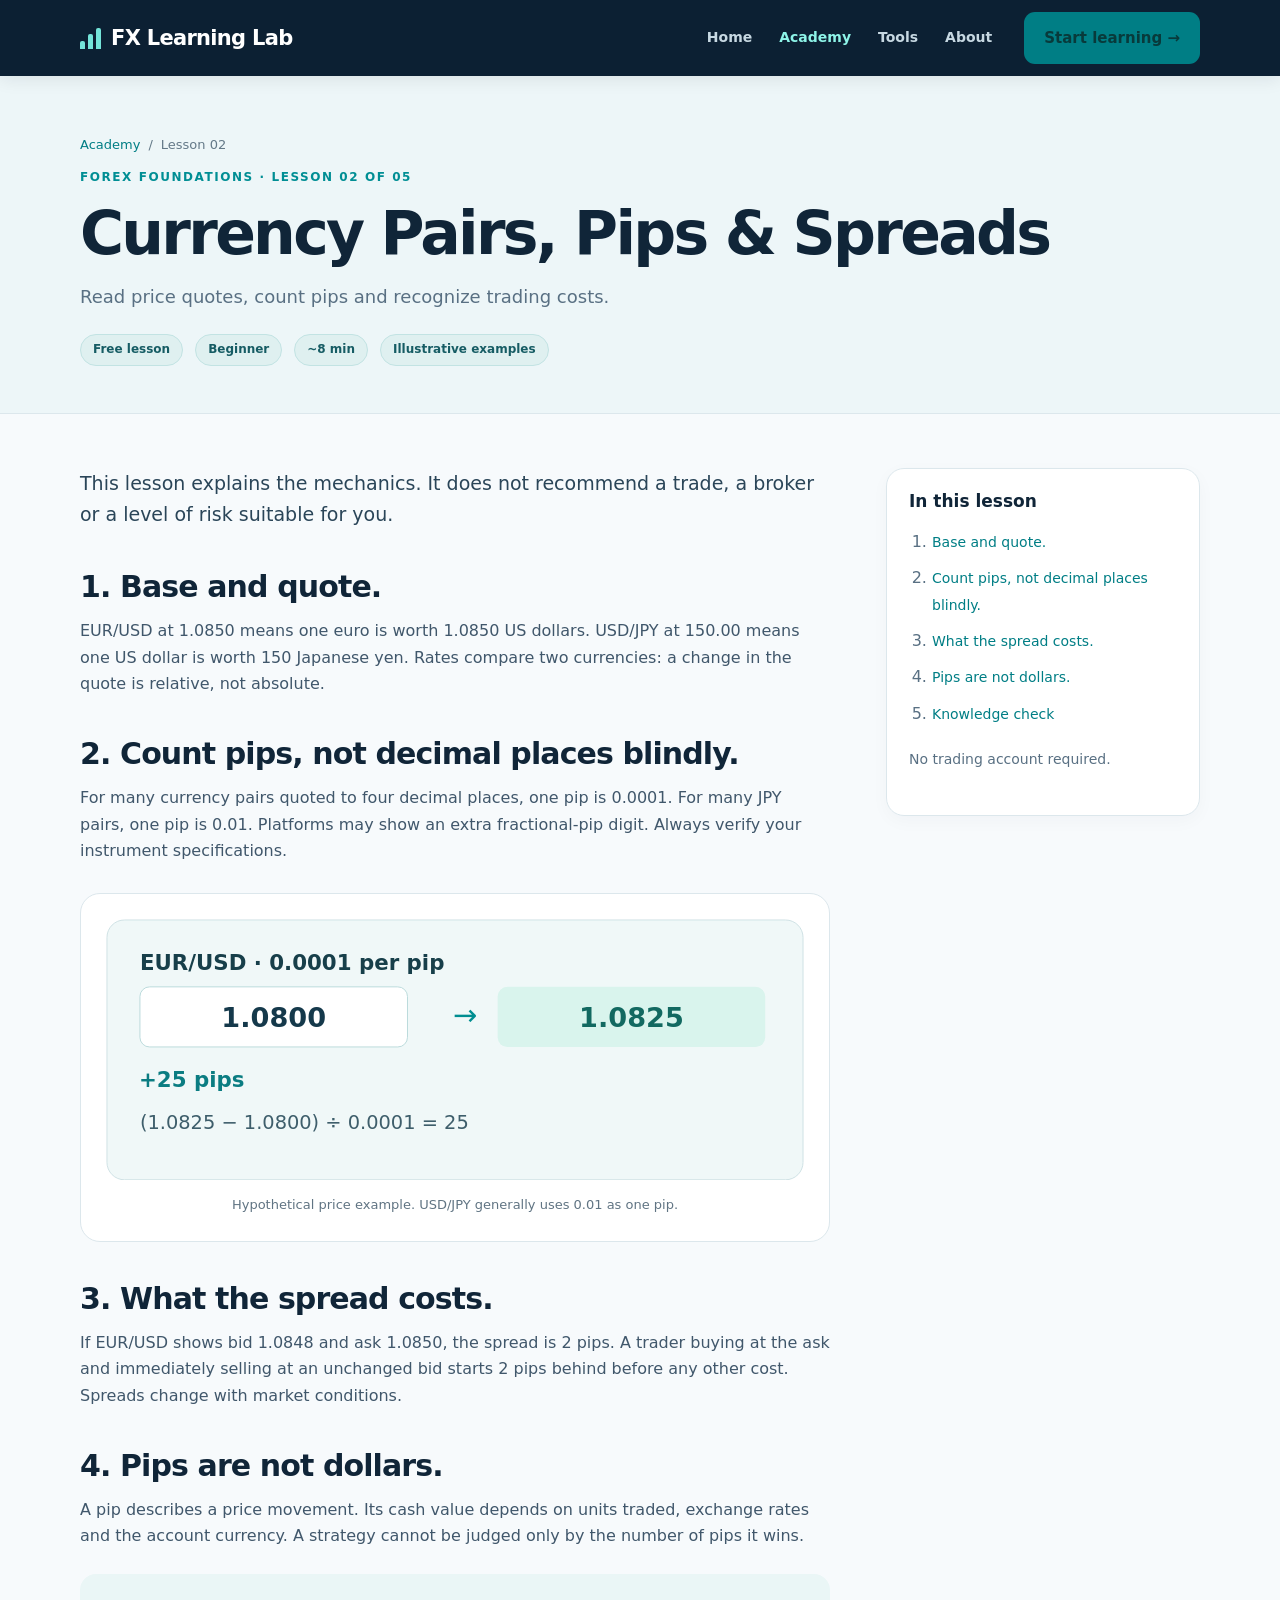
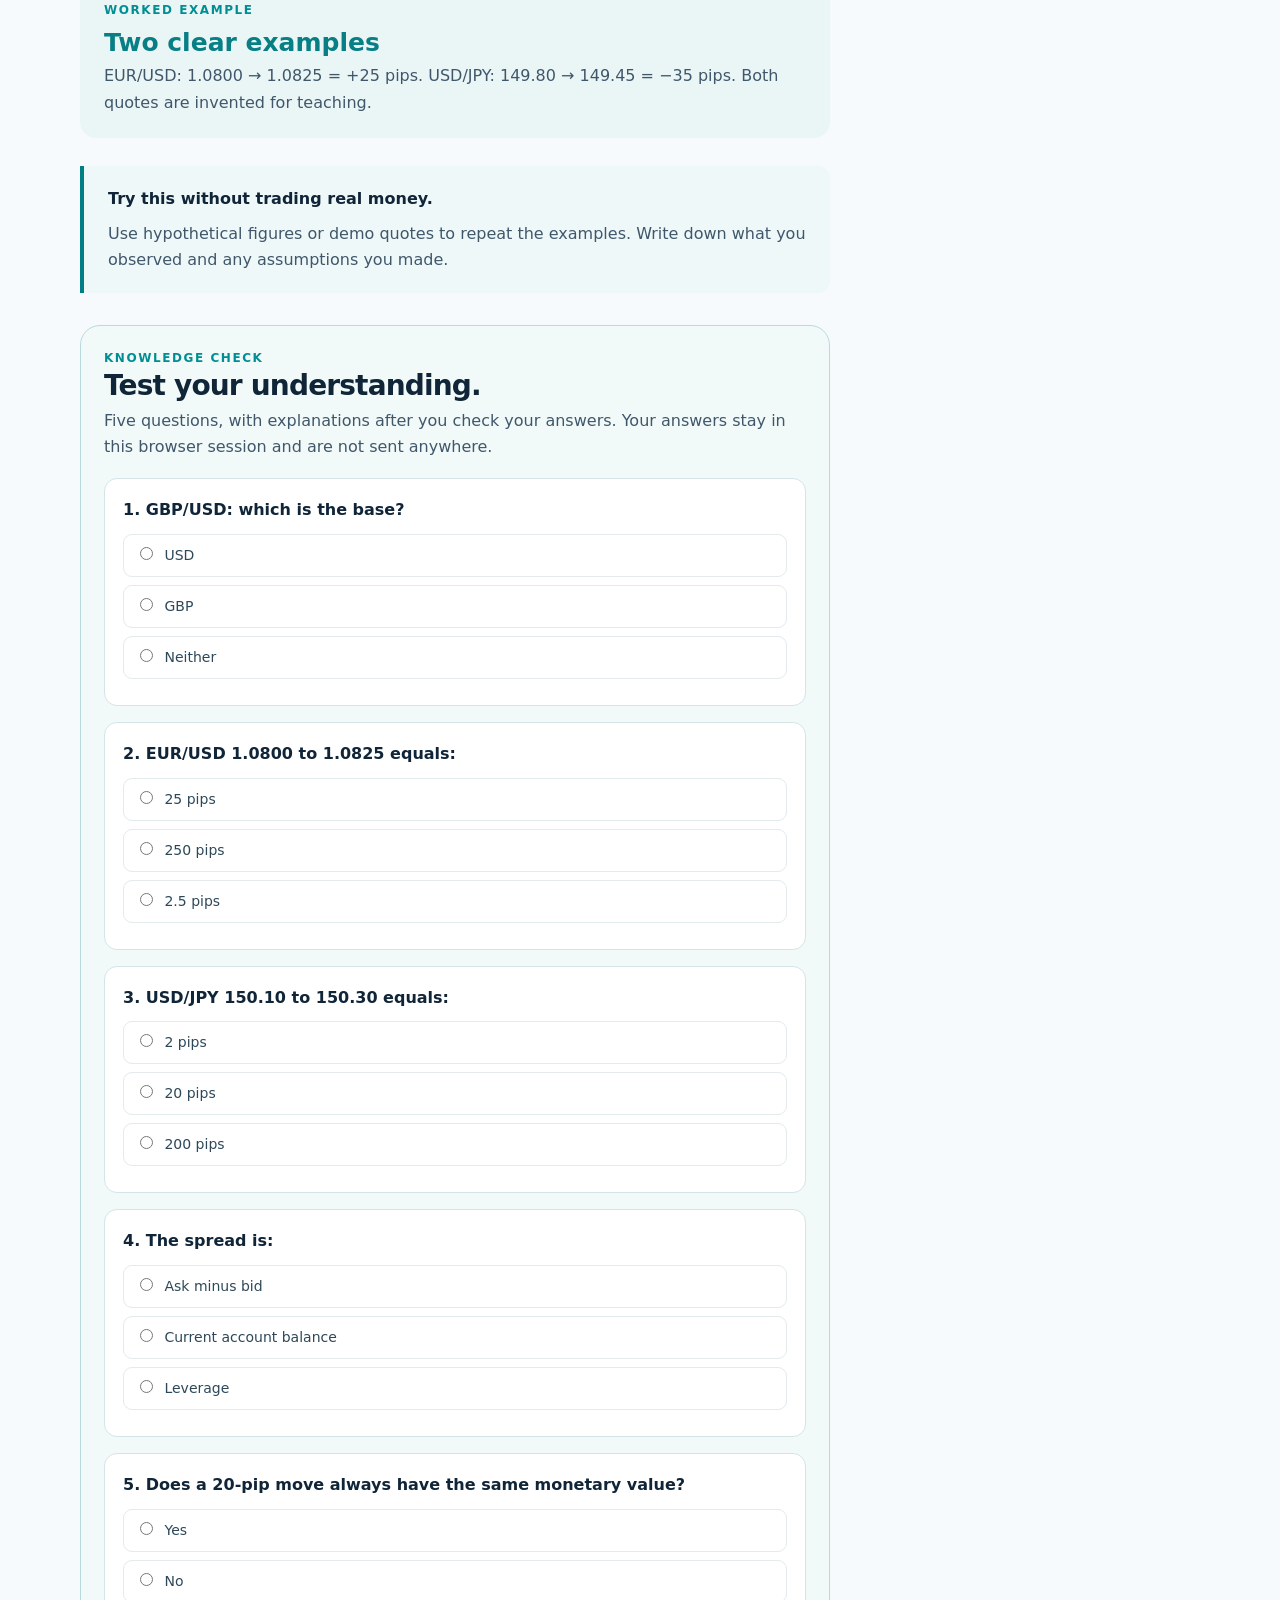
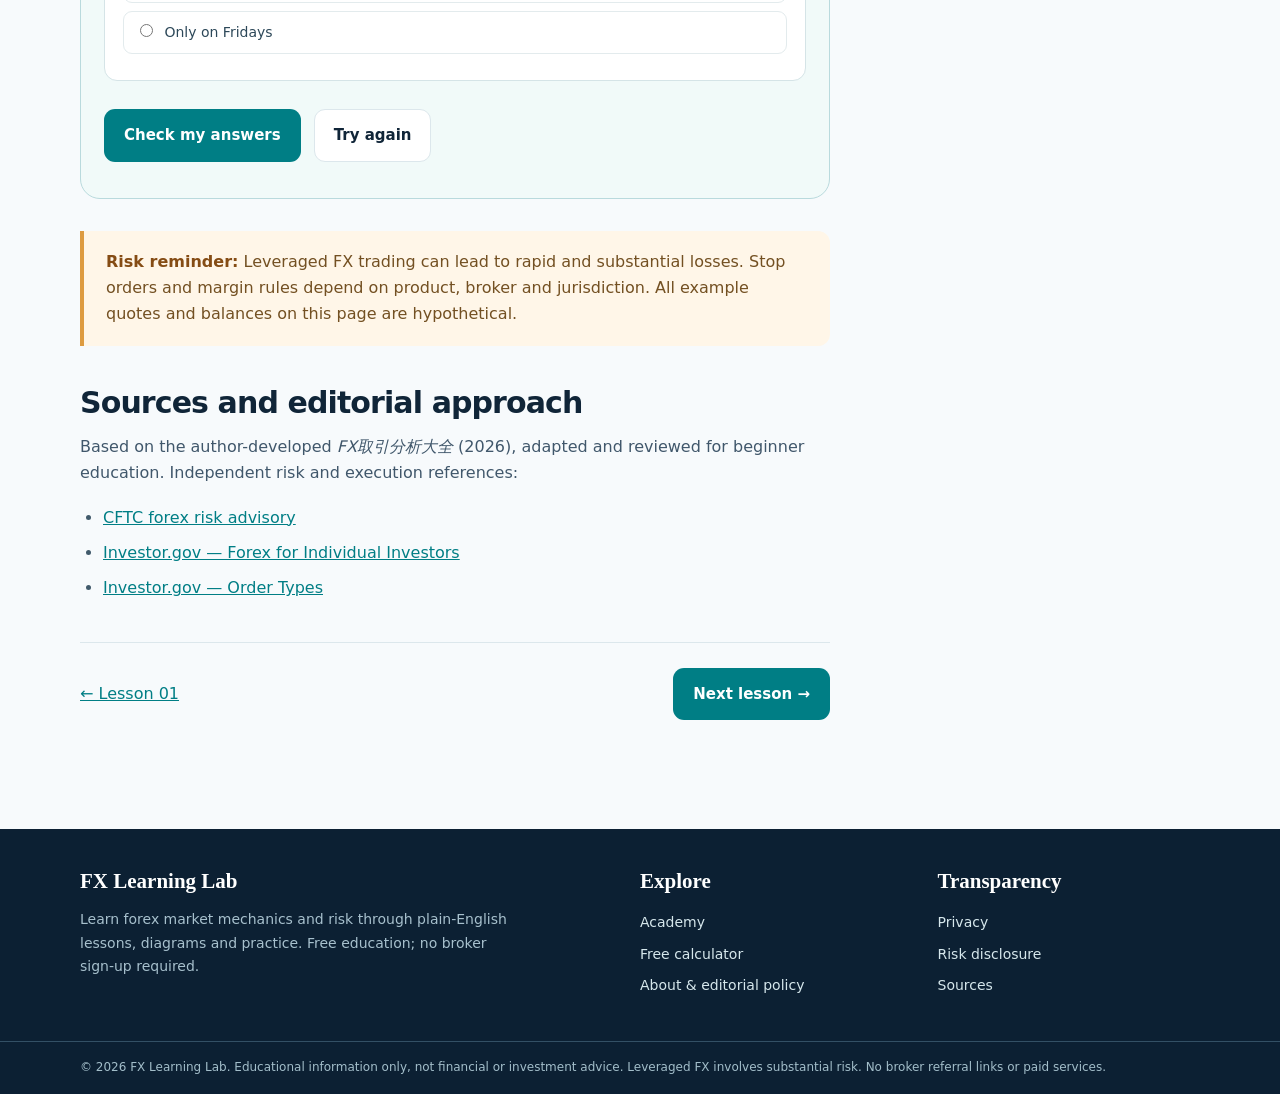
<file: lessons/currency-pairs-pips-spreads/index.html>
<!doctype html><html lang="en"><head><meta charset="utf-8"><meta name="referrer" content="no-referrer"><meta http-equiv="Content-Security-Policy" content="default-src 'self'; style-src 'self' 'unsafe-inline'; connect-src 'none'; object-src 'none'; base-uri 'none'; form-action 'none'"><meta name="viewport" content="width=device-width, initial-scale=1"><meta name="theme-color" content="#0c2033"><meta name="description" content="Read price quotes, count pips and recognize trading costs. Free beginner lesson with worked examples and a five-question quiz."><meta name="robots" content="index,follow"><title>Currency Pairs, Pips &amp; Spreads | FX Learning Lab</title><link rel="icon" href="../../assets/favicon.svg" type="image/svg+xml"><link rel="stylesheet" href="../../assets/site.css"></head><body><a class="skip" href="#main">Skip to content</a><header class="site-header"><div class="container header-inner"><a class="brand" href="../../index.html" aria-label="FX Learning Lab home"><span class="brand-mark" aria-hidden="true"><i></i><i></i><i></i></span> FX Learning Lab</a><button class="mobile-menu" aria-controls="site-navigation" aria-expanded="false" aria-label="Toggle navigation">Menu</button><nav id="site-navigation" class="nav" aria-label="Primary navigation"><a href="../../index.html">Home</a><a href="../../academy/index.html" aria-current="page">Academy</a><a href="../../tools/index.html">Tools</a><a href="../../about/index.html">About</a></nav><a class="btn header-cta" href="../../academy/index.html">Start learning →</a></div></header><main id="main"><div class="page-hero"><div class="container"><div class="breadcrumb"><a href="../../academy/index.html">Academy</a><span aria-hidden="true">/</span> Lesson 02</div><div class="eyebrow">FOREX FOUNDATIONS · LESSON 02 OF 05</div><h1>Currency Pairs, Pips &amp; Spreads</h1><p>Read price quotes, count pips and recognize trading costs.</p><div class="lesson-meta"><span class="pill">Free lesson</span><span class="pill">Beginner</span><span class="pill">~8 min</span><span class="pill">Illustrative examples</span></div></div></div><div class="container lesson-layout"><article class="lesson-copy"><p class="lead">This lesson explains the mechanics. It does not recommend a trade, a broker or a level of risk suitable for you.</p><section id="s1"><h2>1. Base and quote.</h2><p>EUR/USD at 1.0850 means one euro is worth 1.0850 US dollars. USD/JPY at 150.00 means one US dollar is worth 150 Japanese yen. Rates compare two currencies: a change in the quote is relative, not absolute.</p></section><section id="s2"><h2>2. Count pips, not decimal places blindly.</h2><p>For many currency pairs quoted to four decimal places, one pip is 0.0001. For many JPY pairs, one pip is 0.01. Platforms may show an extra fractional-pip digit. Always verify your instrument specifications.</p><div class="mini-diagram"><svg viewBox="0 0 720 270" role="img" aria-label="For EUR/USD, 1.0800 rises to 1.0825, a change of 25 pips. For USD/JPY, 150.10 rises to 150.30, a change of 20 pips."><rect x="1" y="1" width="718" height="268" rx="18" fill="#f0f8f8" stroke="#cfe2e5"/><text x="35" y="53" fill="#173f4a" font-size="22" font-weight="700">EUR/USD  ·  0.0001 per pip</text><rect x="35" y="70" width="276" height="62" rx="10" fill="#fff" stroke="#badadb"/><text x="173" y="111" text-anchor="middle" font-size="28" font-weight="700" fill="#15394b">1.0800</text><text x="358" y="109" font-size="30" fill="#008e91">→</text><rect x="404" y="70" width="276" height="62" rx="10" fill="#d9f4ed"/><text x="542" y="111" text-anchor="middle" font-size="28" font-weight="700" fill="#126961">1.0825</text><text x="34" y="173" font-size="22" font-weight="700" fill="#0b7d82">+25 pips</text><text x="35" y="217" fill="#3e5e6b" font-size="20">(1.0825 − 1.0800) ÷ 0.0001 = 25</text></svg><figcaption>Hypothetical price example. USD/JPY generally uses 0.01 as one pip.</figcaption></div></section><section id="s3"><h2>3. What the spread costs.</h2><p>If EUR/USD shows bid 1.0848 and ask 1.0850, the spread is 2 pips. A trader buying at the ask and immediately selling at an unchanged bid starts 2 pips behind before any other cost. Spreads change with market conditions.</p></section><section id="s4"><h2>4. Pips are not dollars.</h2><p>A pip describes a price movement. Its cash value depends on units traded, exchange rates and the account currency. A strategy cannot be judged only by the number of pips it wins.</p></section><div class="math-example"><span class="eyebrow">WORKED EXAMPLE</span><strong>Two clear examples</strong><p style="margin-bottom:0">EUR/USD: 1.0800 → 1.0825 = +25 pips. USD/JPY: 149.80 → 149.45 = −35 pips. Both quotes are invented for teaching.</p></div><div class="concept"><strong>Try this without trading real money.</strong><p>Use hypothetical figures or demo quotes to repeat the examples. Write down what you observed and any assumptions you made.</p></div><form class="quiz" data-quiz data-answers="[[1, &quot;The first currency is always the base.&quot;], [0, &quot;0.0025 divided by 0.0001 equals 25 pips.&quot;], [1, &quot;For standard JPY quotes, a pip is generally 0.01: 0.20 / 0.01 = 20.&quot;], [0, &quot;The spread is the difference between the displayed ask and bid.&quot;], [1, &quot;The cash value depends on contract size, currency pair and account denomination.&quot;]]" id="quiz"><div class="eyebrow">KNOWLEDGE CHECK</div><h2>Test your understanding.</h2><p>Five questions, with explanations after you check your answers. Your answers stay in this browser session and are not sent anywhere.</p><div class="question"><strong>1. GBP/USD: which is the base?</strong><label><input type="radio" name="q0" value="0"> USD</label><label><input type="radio" name="q0" value="1"> GBP</label><label><input type="radio" name="q0" value="2"> Neither</label><div class="feedback hidden" data-feedback="0"></div></div><div class="question"><strong>2. EUR/USD 1.0800 to 1.0825 equals:</strong><label><input type="radio" name="q1" value="0"> 25 pips</label><label><input type="radio" name="q1" value="1"> 250 pips</label><label><input type="radio" name="q1" value="2"> 2.5 pips</label><div class="feedback hidden" data-feedback="1"></div></div><div class="question"><strong>3. USD/JPY 150.10 to 150.30 equals:</strong><label><input type="radio" name="q2" value="0"> 2 pips</label><label><input type="radio" name="q2" value="1"> 20 pips</label><label><input type="radio" name="q2" value="2"> 200 pips</label><div class="feedback hidden" data-feedback="2"></div></div><div class="question"><strong>4. The spread is:</strong><label><input type="radio" name="q3" value="0"> Ask minus bid</label><label><input type="radio" name="q3" value="1"> Current account balance</label><label><input type="radio" name="q3" value="2"> Leverage</label><div class="feedback hidden" data-feedback="3"></div></div><div class="question"><strong>5. Does a 20-pip move always have the same monetary value?</strong><label><input type="radio" name="q4" value="0"> Yes</label><label><input type="radio" name="q4" value="1"> No</label><label><input type="radio" name="q4" value="2"> Only on Fridays</label><div class="feedback hidden" data-feedback="4"></div></div><div class="actions"><button class="btn" type="submit">Check my answers</button><button class="btn secondary" data-reset type="button">Try again</button></div><div aria-live="polite" role="status" class="quiz-result"></div></form><div class="warning"><strong>Risk reminder:</strong> Leveraged FX trading can lead to rapid and substantial losses. Stop orders and margin rules depend on product, broker and jurisdiction. All example quotes and balances on this page are hypothetical.</div><h2>Sources and editorial approach</h2><p>Based on the author-developed <em>FX取引分析大全</em> (2026), adapted and reviewed for beginner education. Independent risk and execution references:</p><ul><li><a href="https://www.cftc.gov/LearnAndProtect/AdvisoriesAndArticles/CustomerAdvisory_MustKnowForex.html" target="_blank" rel="noopener noreferrer">CFTC forex risk advisory</a></li><li><a href="https://www.investor.gov/introduction-investing/general-resources/news-alerts/alerts-bulletins/investor-bulletins/foreign" target="_blank" rel="noopener noreferrer">Investor.gov — Forex for Individual Investors</a></li><li><a href="https://www.investor.gov/introduction-investing/general-resources/news-alerts/alerts-bulletins/investor-bulletins-14" target="_blank" rel="noopener noreferrer">Investor.gov — Order Types</a></li></ul><div class="lesson-footer"><a href="../how-the-forex-market-works/index.html">← Lesson 01</a><a class="btn" href="../leverage-margin-risk/index.html">Next lesson →</a></div></article><aside class="sidebar"><div class="card"><h3>In this lesson</h3><ol><li><a href="#s1">Base and quote.</a></li><li><a href="#s2">Count pips, not decimal places blindly.</a></li><li><a href="#s3">What the spread costs.</a></li><li><a href="#s4">Pips are not dollars.</a></li><li><a href="#quiz">Knowledge check</a></li></ol><p class="small next">No trading account required.</p></div></aside></div></main><footer class="site-footer"><div class="container footer-grid"><div><h3>FX Learning Lab</h3><p>Learn forex market mechanics and risk through plain-English lessons, diagrams and practice. Free education; no broker sign-up required.</p></div><div><h3>Explore</h3><a href="../../academy/index.html">Academy</a><a href="../../tools/index.html">Free calculator</a><a href="../../about/index.html">About & editorial policy</a></div><div><h3>Transparency</h3><a href="../../privacy/index.html">Privacy</a><a href="../../about/index.html#risk">Risk disclosure</a><a href="../../about/index.html#sources">Sources</a></div></div><div class="footer-bottom"><div class="container">© 2026 FX Learning Lab. Educational information only, not financial or investment advice. Leveraged FX involves substantial risk. No broker referral links or paid services.</div></div></footer><script src="../../assets/site.js" defer></script></body></html>
</file>
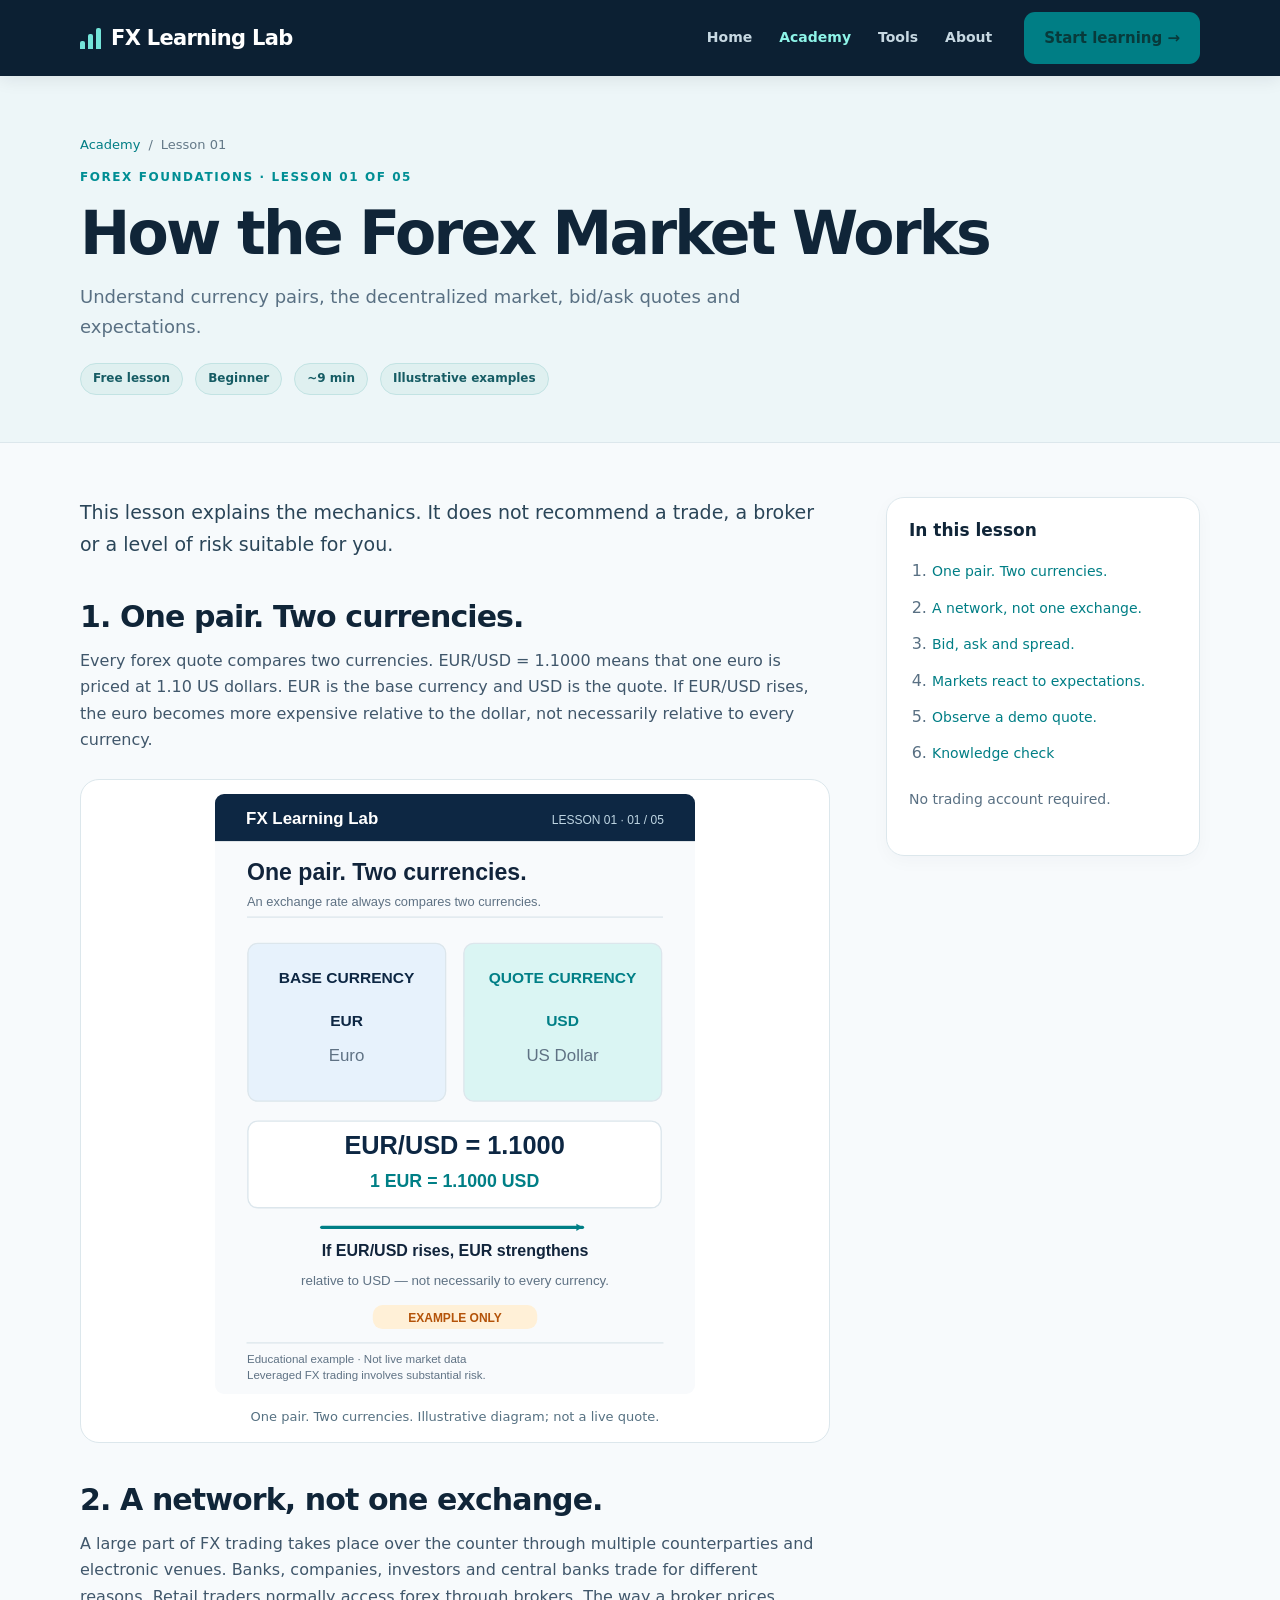
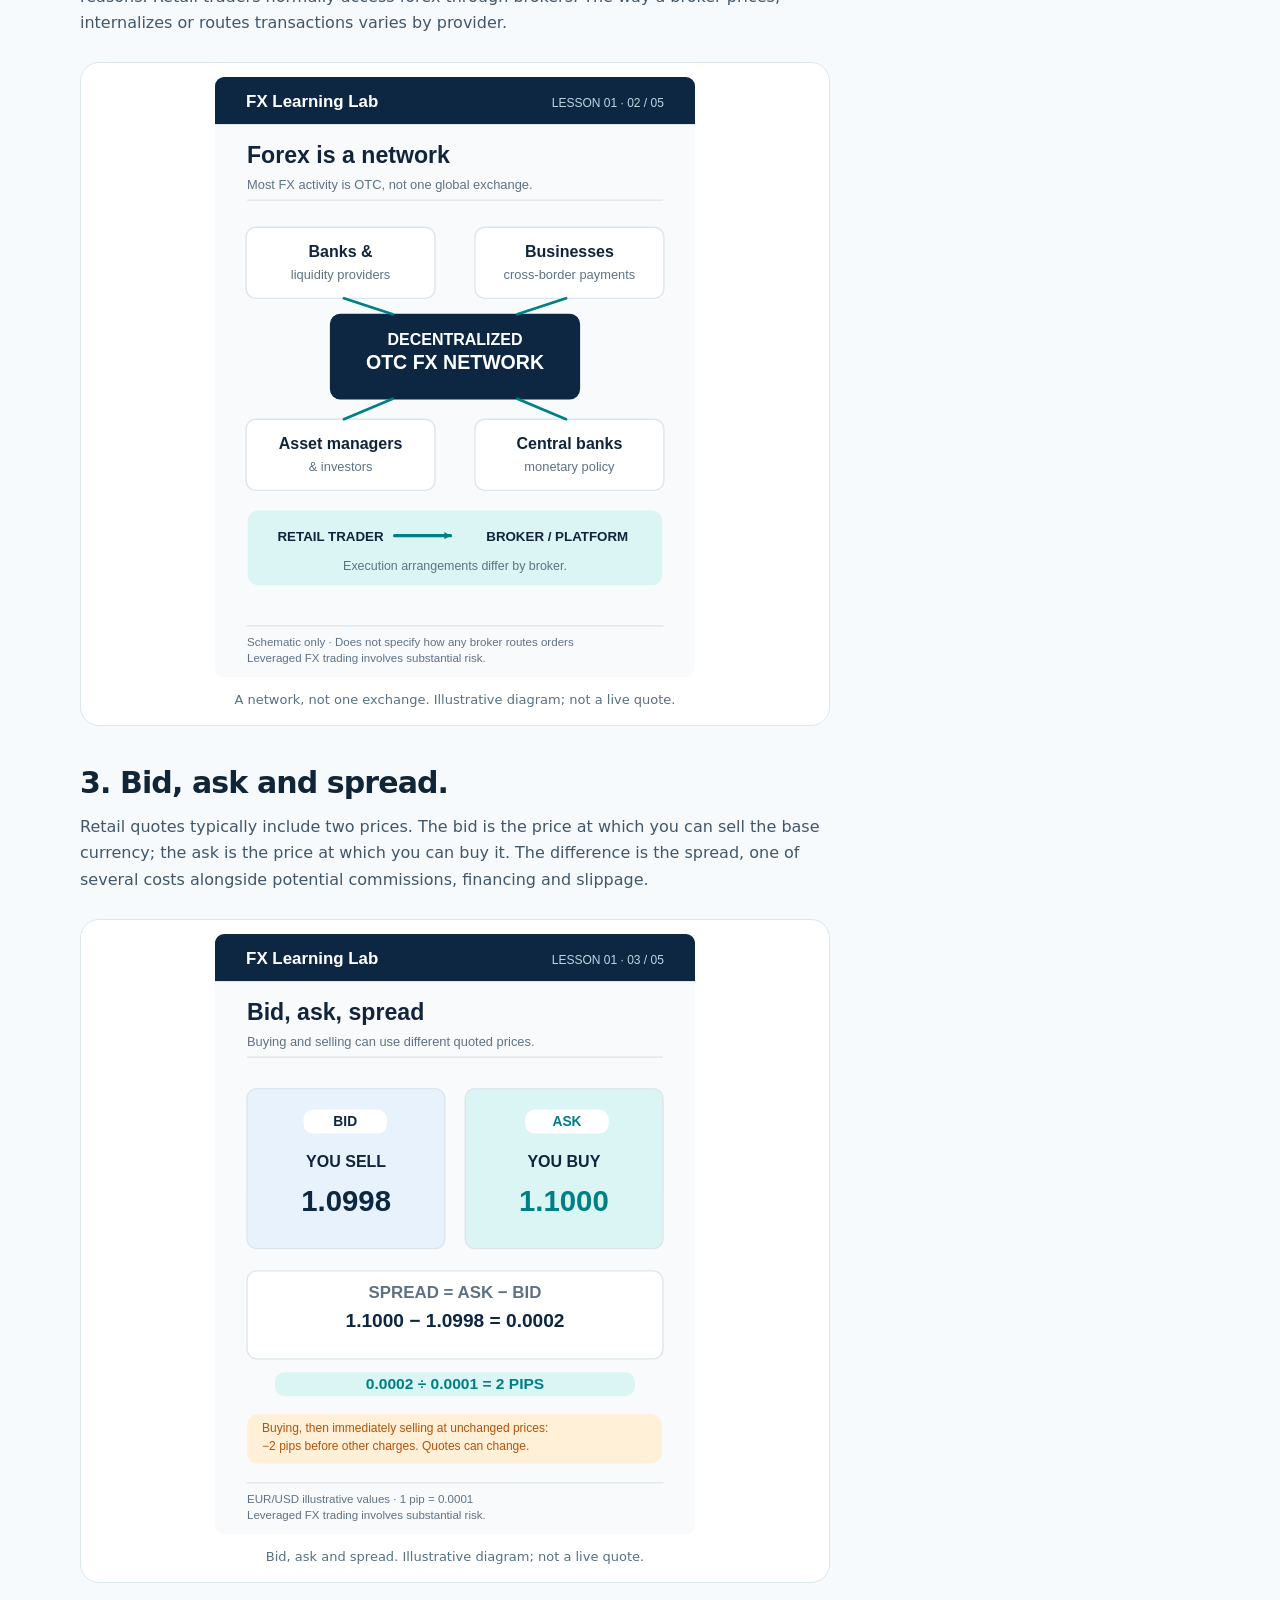
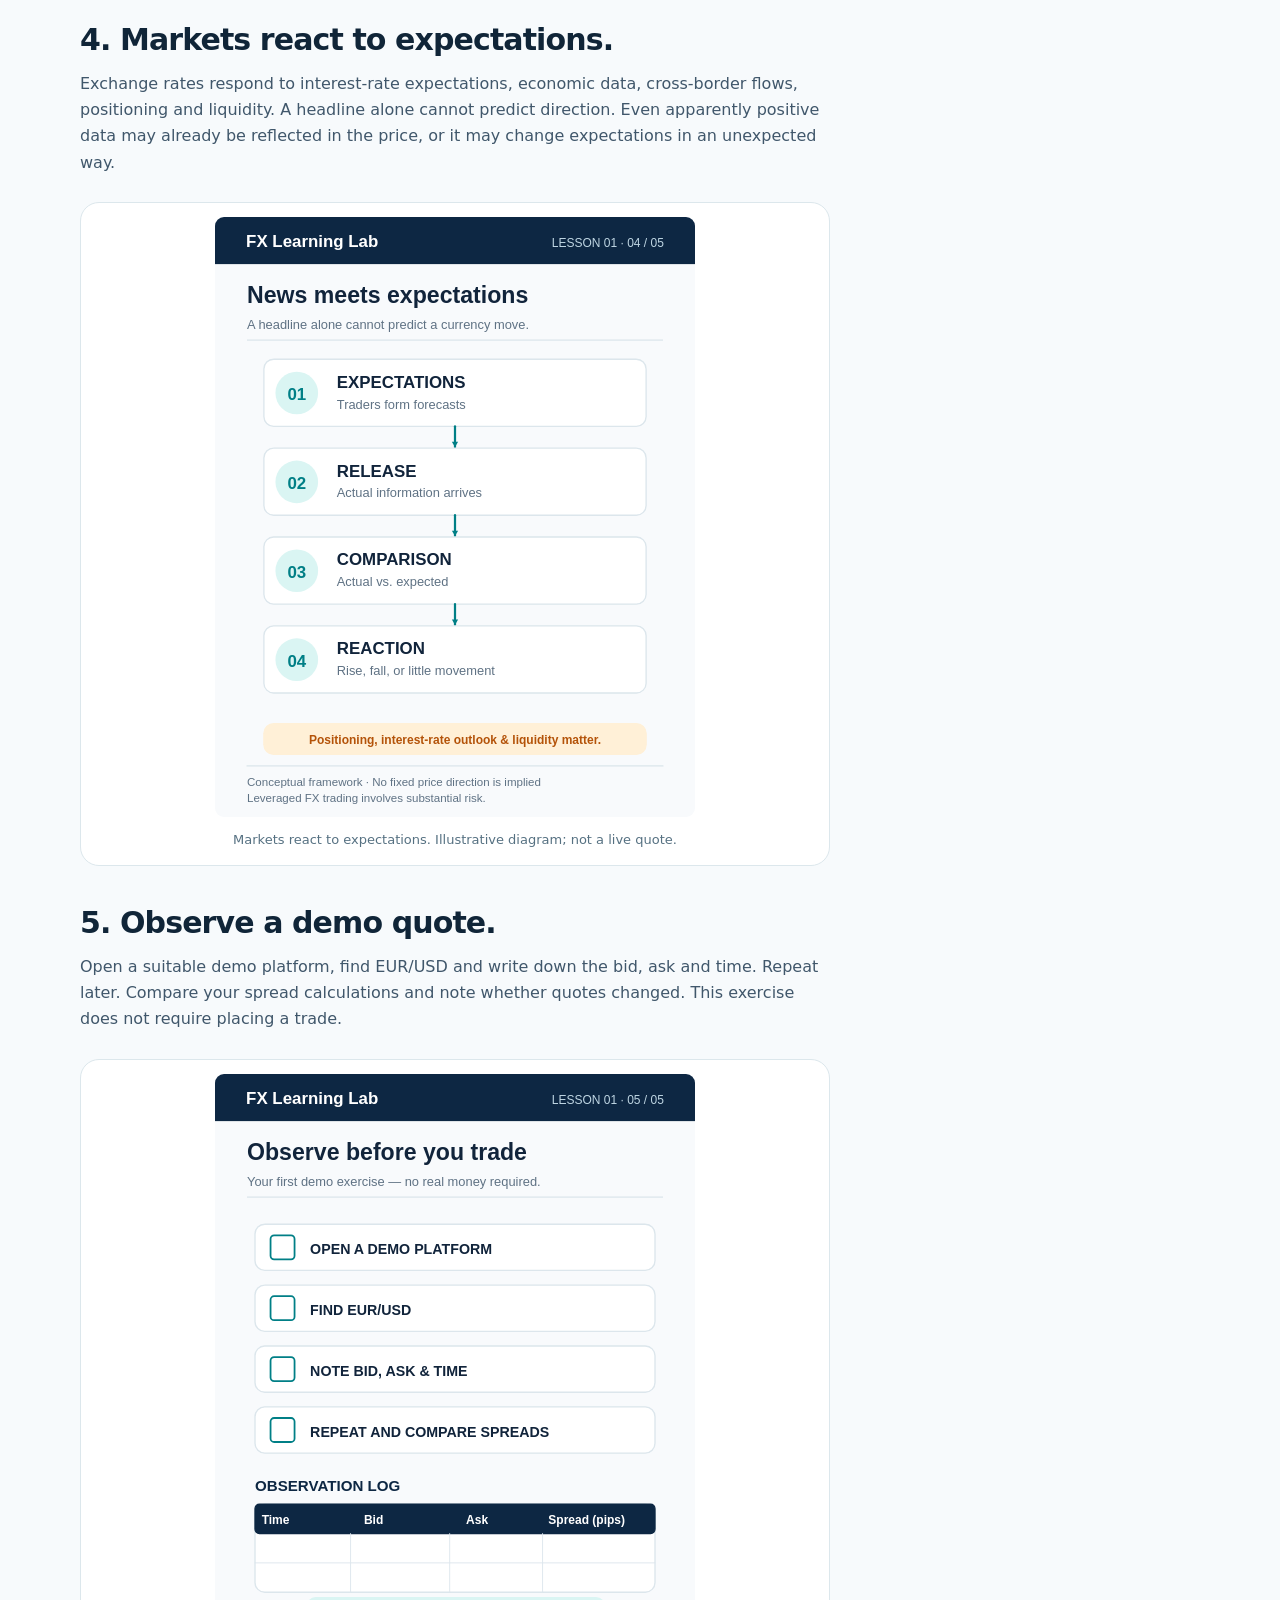
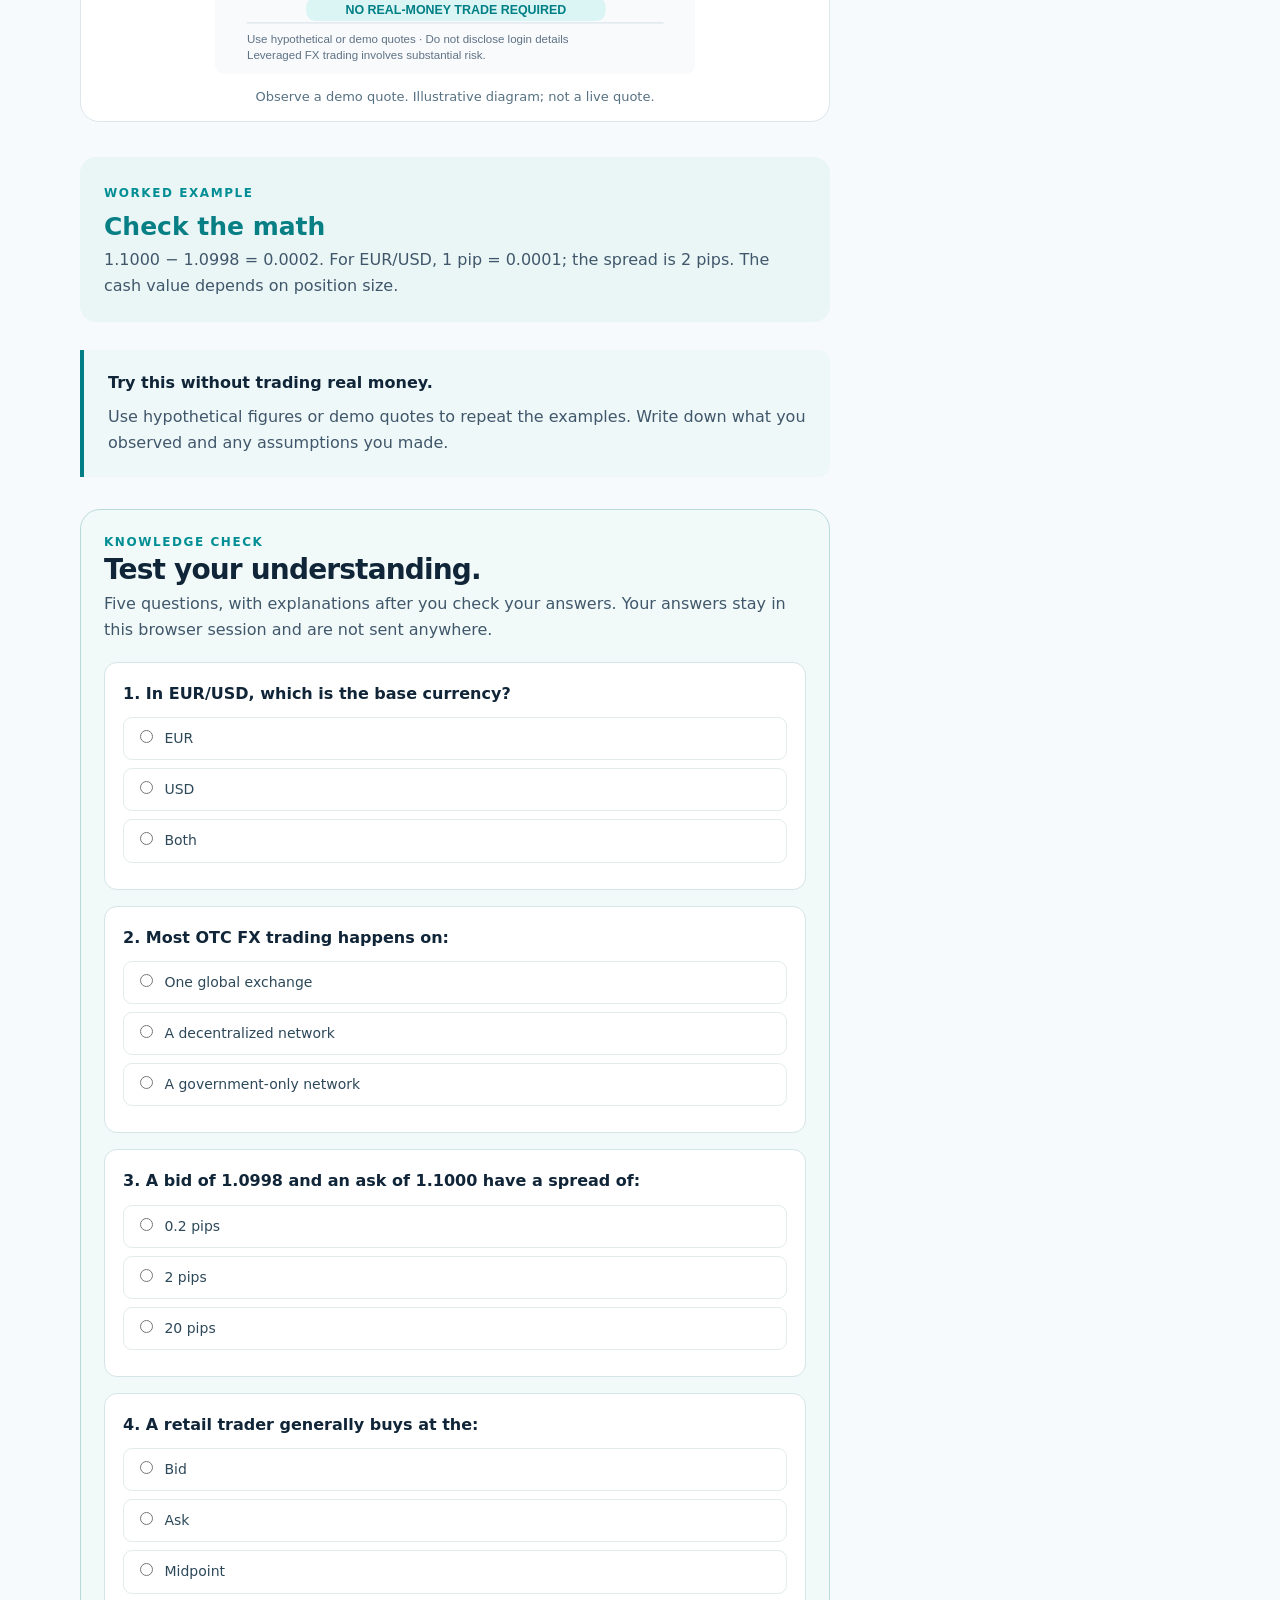
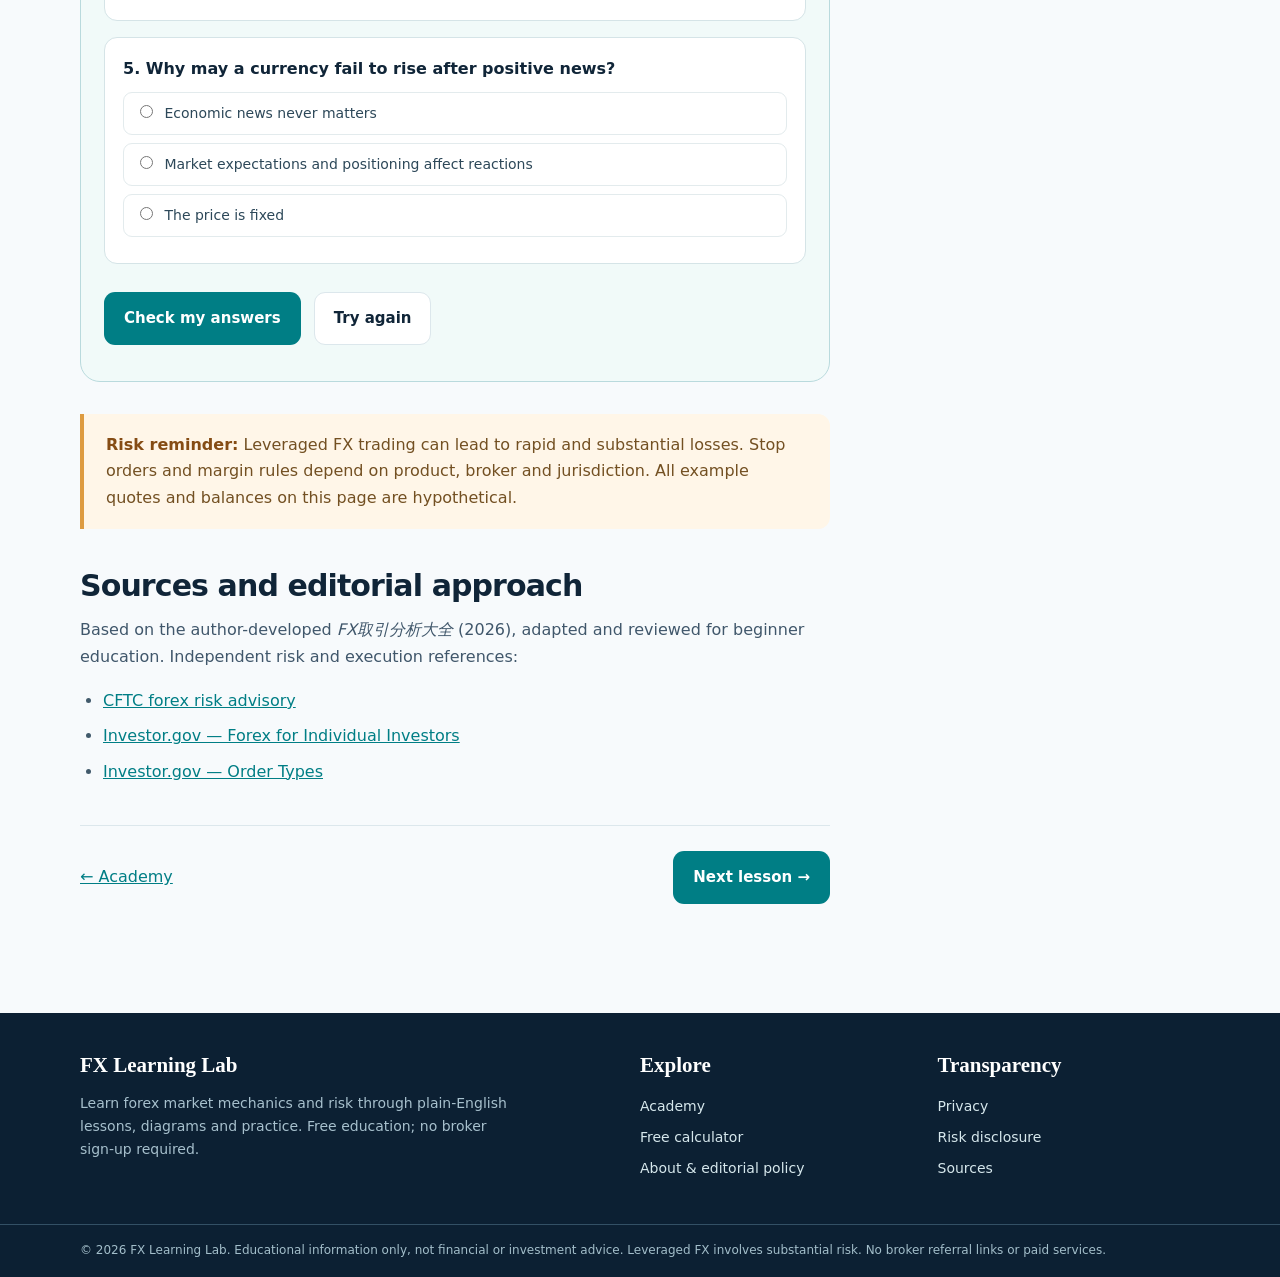
<file: lessons/how-the-forex-market-works/index.html>
<!doctype html><html lang="en"><head><meta charset="utf-8"><meta name="referrer" content="no-referrer"><meta http-equiv="Content-Security-Policy" content="default-src 'self'; style-src 'self' 'unsafe-inline'; connect-src 'none'; object-src 'none'; base-uri 'none'; form-action 'none'"><meta name="viewport" content="width=device-width, initial-scale=1"><meta name="theme-color" content="#0c2033"><meta name="description" content="Understand currency pairs, the decentralized market, bid/ask quotes and expectations. Free beginner lesson with worked examples and a five-question quiz."><meta name="robots" content="index,follow"><title>How the Forex Market Works | FX Learning Lab</title><link rel="icon" href="../../assets/favicon.svg" type="image/svg+xml"><link rel="stylesheet" href="../../assets/site.css"></head><body><a class="skip" href="#main">Skip to content</a><header class="site-header"><div class="container header-inner"><a class="brand" href="../../index.html" aria-label="FX Learning Lab home"><span class="brand-mark" aria-hidden="true"><i></i><i></i><i></i></span> FX Learning Lab</a><button class="mobile-menu" aria-controls="site-navigation" aria-expanded="false" aria-label="Toggle navigation">Menu</button><nav id="site-navigation" class="nav" aria-label="Primary navigation"><a href="../../index.html">Home</a><a href="../../academy/index.html" aria-current="page">Academy</a><a href="../../tools/index.html">Tools</a><a href="../../about/index.html">About</a></nav><a class="btn header-cta" href="../../academy/index.html">Start learning →</a></div></header><main id="main"><div class="page-hero"><div class="container"><div class="breadcrumb"><a href="../../academy/index.html">Academy</a><span aria-hidden="true">/</span> Lesson 01</div><div class="eyebrow">FOREX FOUNDATIONS · LESSON 01 OF 05</div><h1>How the Forex Market Works</h1><p>Understand currency pairs, the decentralized market, bid/ask quotes and expectations.</p><div class="lesson-meta"><span class="pill">Free lesson</span><span class="pill">Beginner</span><span class="pill">~9 min</span><span class="pill">Illustrative examples</span></div></div></div><div class="container lesson-layout"><article class="lesson-copy"><p class="lead">This lesson explains the mechanics. It does not recommend a trade, a broker or a level of risk suitable for you.</p><section id="s1"><h2>1. One pair. Two currencies.</h2><p>Every forex quote compares two currencies. EUR/USD = 1.1000 means that one euro is priced at 1.10 US dollars. EUR is the base currency and USD is the quote. If EUR/USD rises, the euro becomes more expensive relative to the dollar, not necessarily relative to every currency.</p><figure class="diagram"><img loading="lazy" src="../../assets/01_currency_pair.svg" alt="Currency pair diagram: EUR as base, USD as quote, and a hypothetical rate of one euro equal to 1.1000 dollars." width="1080" height="1350"><figcaption>One pair. Two currencies. Illustrative diagram; not a live quote.</figcaption></figure></section><section id="s2"><h2>2. A network, not one exchange.</h2><p>A large part of FX trading takes place over the counter through multiple counterparties and electronic venues. Banks, companies, investors and central banks trade for different reasons. Retail traders normally access forex through brokers. The way a broker prices, internalizes or routes transactions varies by provider.</p><figure class="diagram"><img loading="lazy" src="../../assets/02_otc_network.svg" alt="Network diagram of banks, businesses, asset managers and central banks, with retail traders accessing brokers." width="1080" height="1350"><figcaption>A network, not one exchange. Illustrative diagram; not a live quote.</figcaption></figure></section><section id="s3"><h2>3. Bid, ask and spread.</h2><p>Retail quotes typically include two prices. The bid is the price at which you can sell the base currency; the ask is the price at which you can buy it. The difference is the spread, one of several costs alongside potential commissions, financing and slippage.</p><figure class="diagram"><img loading="lazy" src="../../assets/03_bid_ask_spread.svg" alt="Hypothetical EUR/USD bid 1.0998, ask 1.1000; their 0.0002 difference equals two pips." width="1080" height="1350"><figcaption>Bid, ask and spread. Illustrative diagram; not a live quote.</figcaption></figure></section><section id="s4"><h2>4. Markets react to expectations.</h2><p>Exchange rates respond to interest-rate expectations, economic data, cross-border flows, positioning and liquidity. A headline alone cannot predict direction. Even apparently positive data may already be reflected in the price, or it may change expectations in an unexpected way.</p><figure class="diagram"><img loading="lazy" src="../../assets/04_expectations_flow.svg" alt="Flowchart: market expectations, economic release, comparison with consensus, and uncertain currency reaction." width="1080" height="1350"><figcaption>Markets react to expectations. Illustrative diagram; not a live quote.</figcaption></figure></section><section id="s5"><h2>5. Observe a demo quote.</h2><p>Open a suitable demo platform, find EUR/USD and write down the bid, ask and time. Repeat later. Compare your spread calculations and note whether quotes changed. This exercise does not require placing a trade.</p><figure class="diagram"><img loading="lazy" src="../../assets/05_demo_checklist.svg" alt="Four steps for observing forex bid, ask and spread without a real-money trade." width="1080" height="1350"><figcaption>Observe a demo quote. Illustrative diagram; not a live quote.</figcaption></figure></section><div class="math-example"><span class="eyebrow">WORKED EXAMPLE</span><strong>Check the math</strong><p style="margin-bottom:0">1.1000 − 1.0998 = 0.0002. For EUR/USD, 1 pip = 0.0001; the spread is 2 pips. The cash value depends on position size.</p></div><div class="concept"><strong>Try this without trading real money.</strong><p>Use hypothetical figures or demo quotes to repeat the examples. Write down what you observed and any assumptions you made.</p></div><form class="quiz" data-quiz data-answers="[[0, &quot;The first currency, EUR, is the base.&quot;], [1, &quot;FX is largely traded through multiple counterparties and venues.&quot;], [1, &quot;0.0002 divided by 0.0001 per pip = 2 pips.&quot;], [1, &quot;In a standard displayed quote, buying takes place at the ask, subject to execution terms.&quot;], [1, &quot;News outcomes must be interpreted relative to forecasts, positioning and liquidity.&quot;]]" id="quiz"><div class="eyebrow">KNOWLEDGE CHECK</div><h2>Test your understanding.</h2><p>Five questions, with explanations after you check your answers. Your answers stay in this browser session and are not sent anywhere.</p><div class="question"><strong>1. In EUR/USD, which is the base currency?</strong><label><input type="radio" name="q0" value="0"> EUR</label><label><input type="radio" name="q0" value="1"> USD</label><label><input type="radio" name="q0" value="2"> Both</label><div class="feedback hidden" data-feedback="0"></div></div><div class="question"><strong>2. Most OTC FX trading happens on:</strong><label><input type="radio" name="q1" value="0"> One global exchange</label><label><input type="radio" name="q1" value="1"> A decentralized network</label><label><input type="radio" name="q1" value="2"> A government-only network</label><div class="feedback hidden" data-feedback="1"></div></div><div class="question"><strong>3. A bid of 1.0998 and an ask of 1.1000 have a spread of:</strong><label><input type="radio" name="q2" value="0"> 0.2 pips</label><label><input type="radio" name="q2" value="1"> 2 pips</label><label><input type="radio" name="q2" value="2"> 20 pips</label><div class="feedback hidden" data-feedback="2"></div></div><div class="question"><strong>4. A retail trader generally buys at the:</strong><label><input type="radio" name="q3" value="0"> Bid</label><label><input type="radio" name="q3" value="1"> Ask</label><label><input type="radio" name="q3" value="2"> Midpoint</label><div class="feedback hidden" data-feedback="3"></div></div><div class="question"><strong>5. Why may a currency fail to rise after positive news?</strong><label><input type="radio" name="q4" value="0"> Economic news never matters</label><label><input type="radio" name="q4" value="1"> Market expectations and positioning affect reactions</label><label><input type="radio" name="q4" value="2"> The price is fixed</label><div class="feedback hidden" data-feedback="4"></div></div><div class="actions"><button class="btn" type="submit">Check my answers</button><button class="btn secondary" data-reset type="button">Try again</button></div><div aria-live="polite" role="status" class="quiz-result"></div></form><div class="warning"><strong>Risk reminder:</strong> Leveraged FX trading can lead to rapid and substantial losses. Stop orders and margin rules depend on product, broker and jurisdiction. All example quotes and balances on this page are hypothetical.</div><h2>Sources and editorial approach</h2><p>Based on the author-developed <em>FX取引分析大全</em> (2026), adapted and reviewed for beginner education. Independent risk and execution references:</p><ul><li><a href="https://www.cftc.gov/LearnAndProtect/AdvisoriesAndArticles/CustomerAdvisory_MustKnowForex.html" target="_blank" rel="noopener noreferrer">CFTC forex risk advisory</a></li><li><a href="https://www.investor.gov/introduction-investing/general-resources/news-alerts/alerts-bulletins/investor-bulletins/foreign" target="_blank" rel="noopener noreferrer">Investor.gov — Forex for Individual Investors</a></li><li><a href="https://www.investor.gov/introduction-investing/general-resources/news-alerts/alerts-bulletins/investor-bulletins-14" target="_blank" rel="noopener noreferrer">Investor.gov — Order Types</a></li></ul><div class="lesson-footer"><a href="../../academy/index.html">← Academy</a><a class="btn" href="../currency-pairs-pips-spreads/index.html">Next lesson →</a></div></article><aside class="sidebar"><div class="card"><h3>In this lesson</h3><ol><li><a href="#s1">One pair. Two currencies.</a></li><li><a href="#s2">A network, not one exchange.</a></li><li><a href="#s3">Bid, ask and spread.</a></li><li><a href="#s4">Markets react to expectations.</a></li><li><a href="#s5">Observe a demo quote.</a></li><li><a href="#quiz">Knowledge check</a></li></ol><p class="small next">No trading account required.</p></div></aside></div></main><footer class="site-footer"><div class="container footer-grid"><div><h3>FX Learning Lab</h3><p>Learn forex market mechanics and risk through plain-English lessons, diagrams and practice. Free education; no broker sign-up required.</p></div><div><h3>Explore</h3><a href="../../academy/index.html">Academy</a><a href="../../tools/index.html">Free calculator</a><a href="../../about/index.html">About & editorial policy</a></div><div><h3>Transparency</h3><a href="../../privacy/index.html">Privacy</a><a href="../../about/index.html#risk">Risk disclosure</a><a href="../../about/index.html#sources">Sources</a></div></div><div class="footer-bottom"><div class="container">© 2026 FX Learning Lab. Educational information only, not financial or investment advice. Leveraged FX involves substantial risk. No broker referral links or paid services.</div></div></footer><script src="../../assets/site.js" defer></script></body></html>
</file>
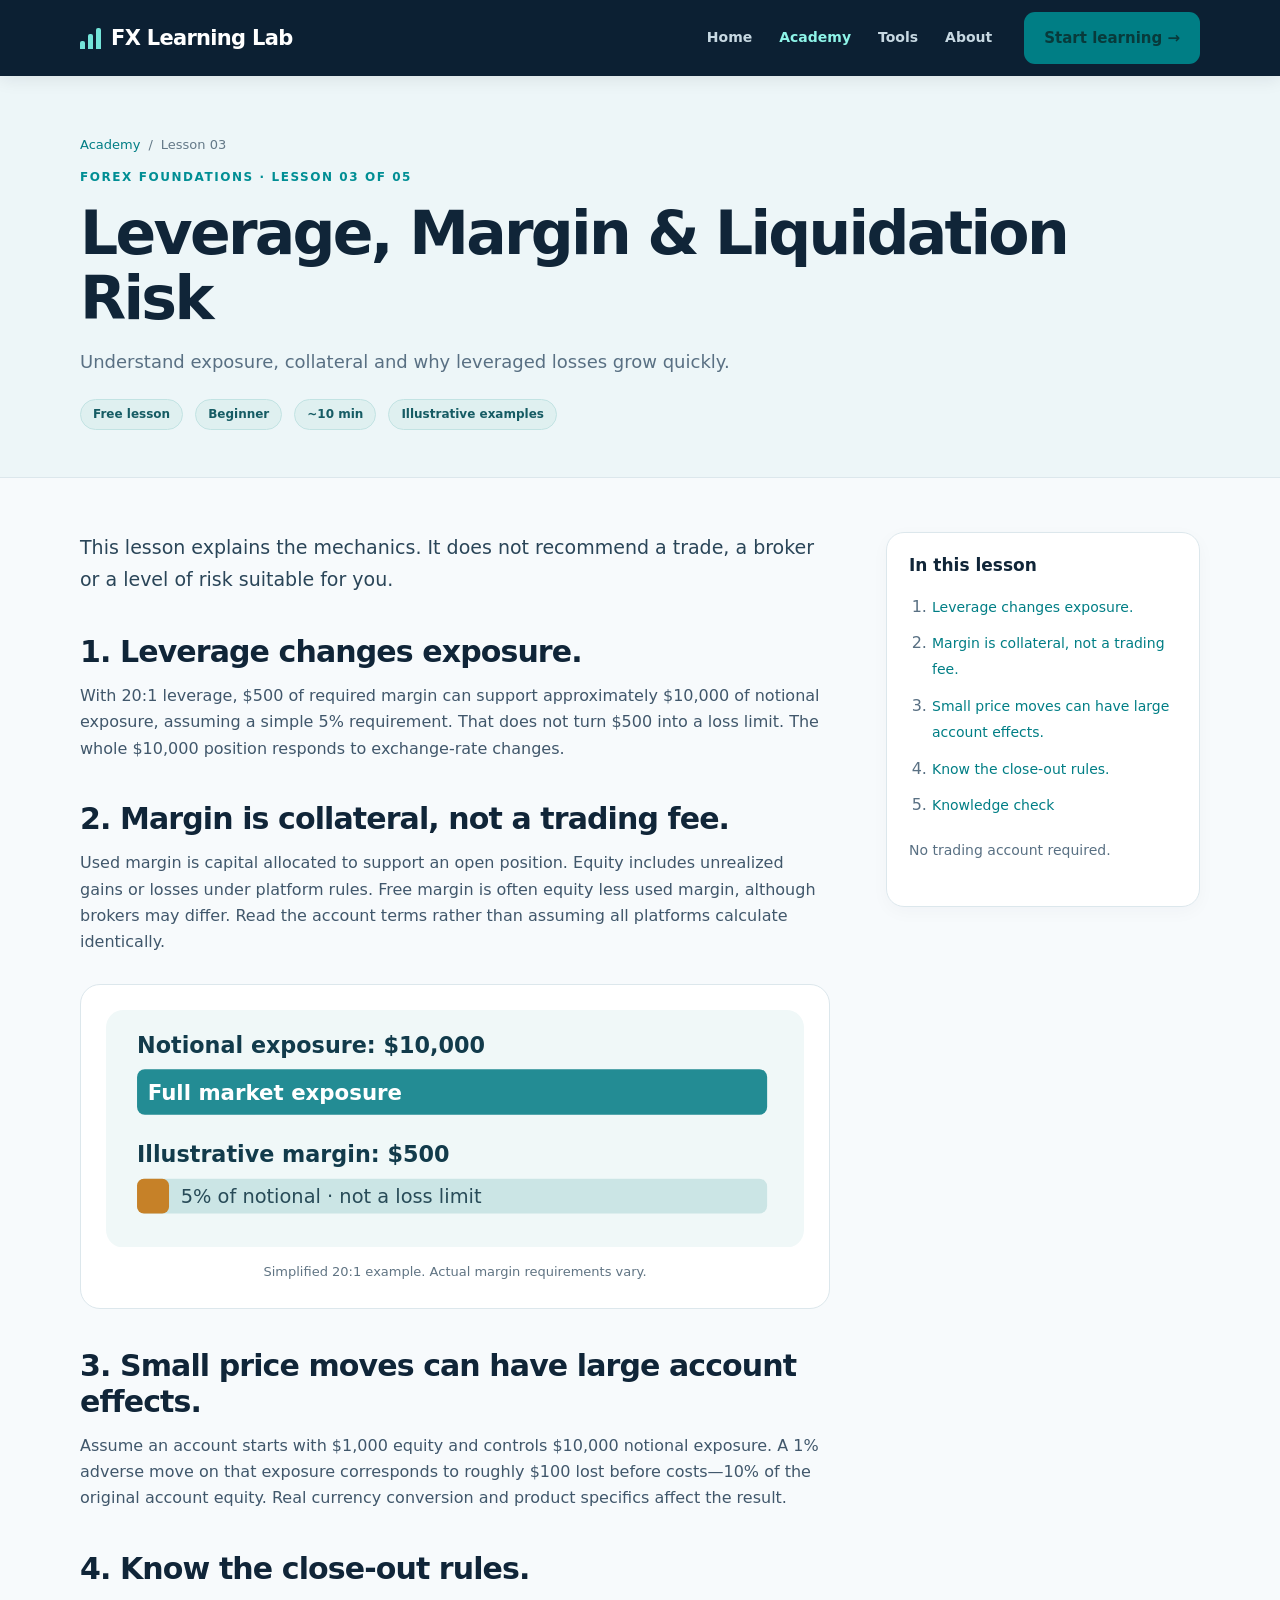
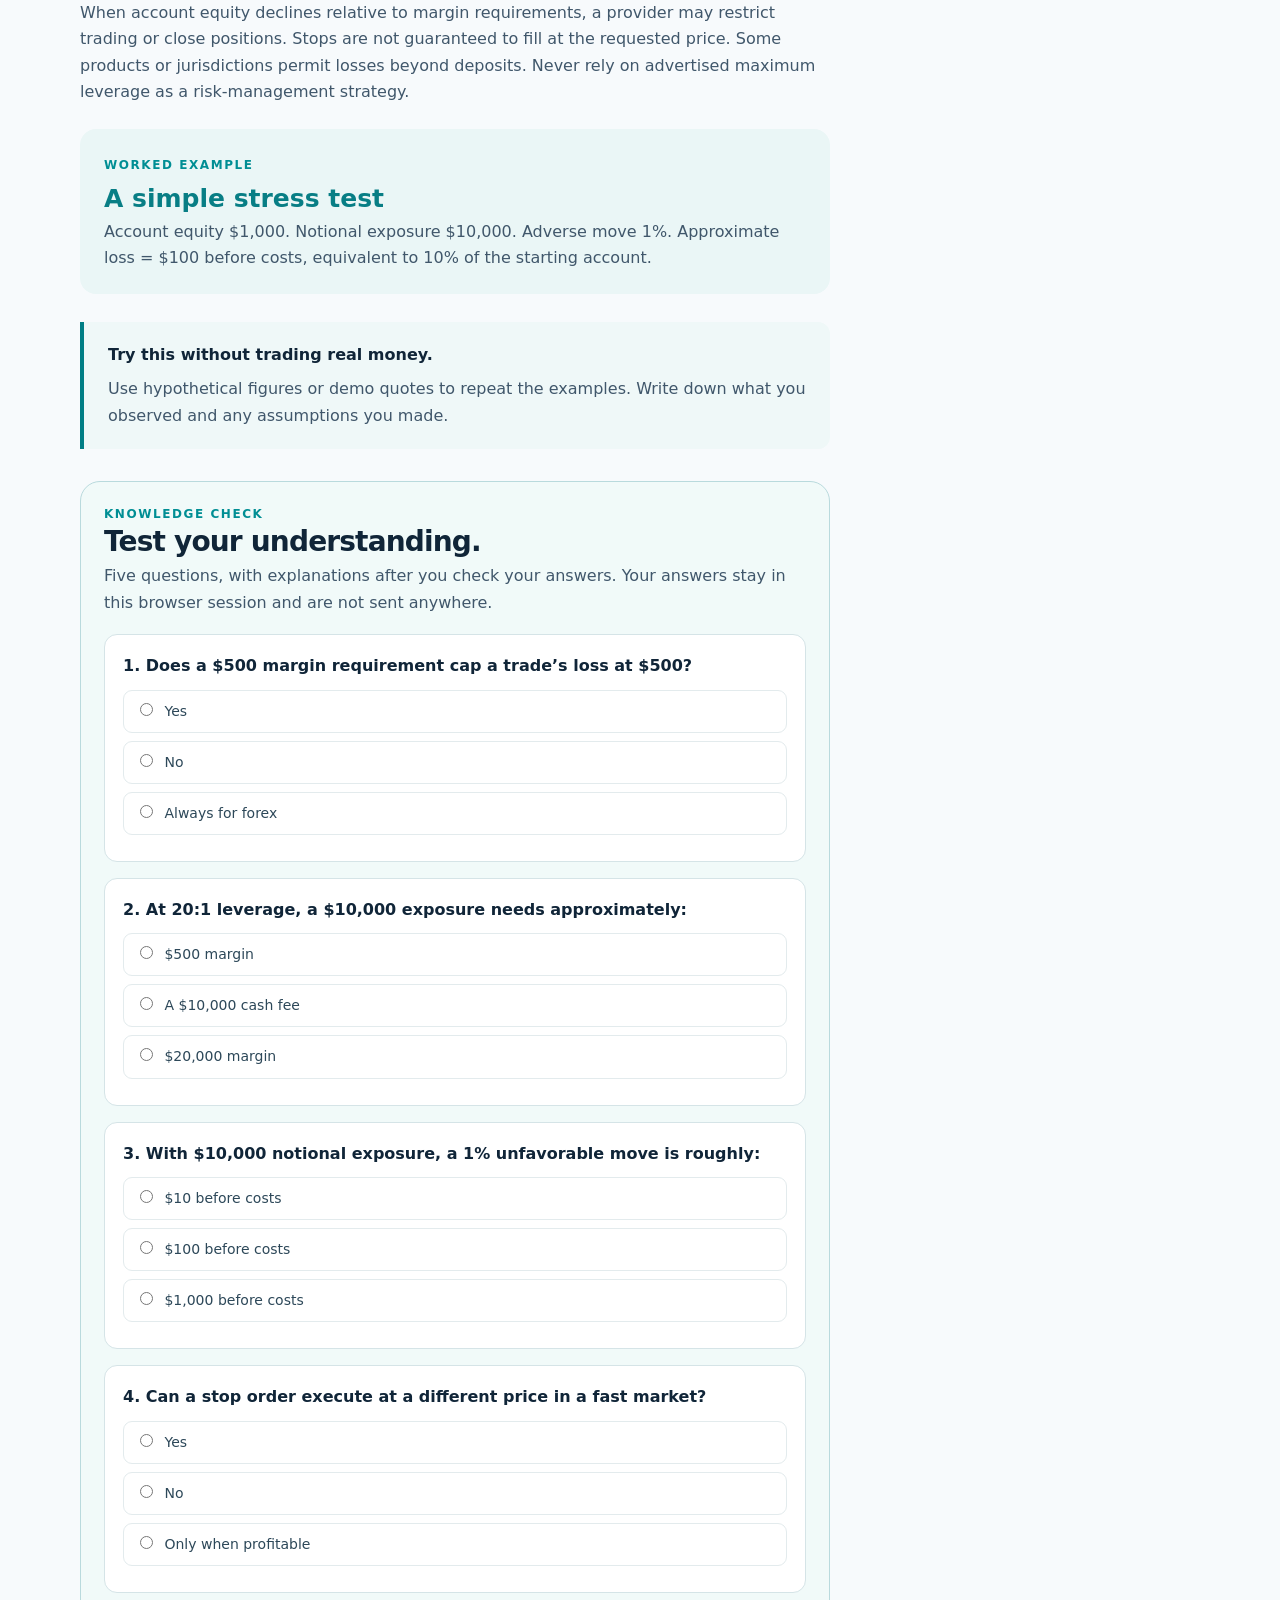
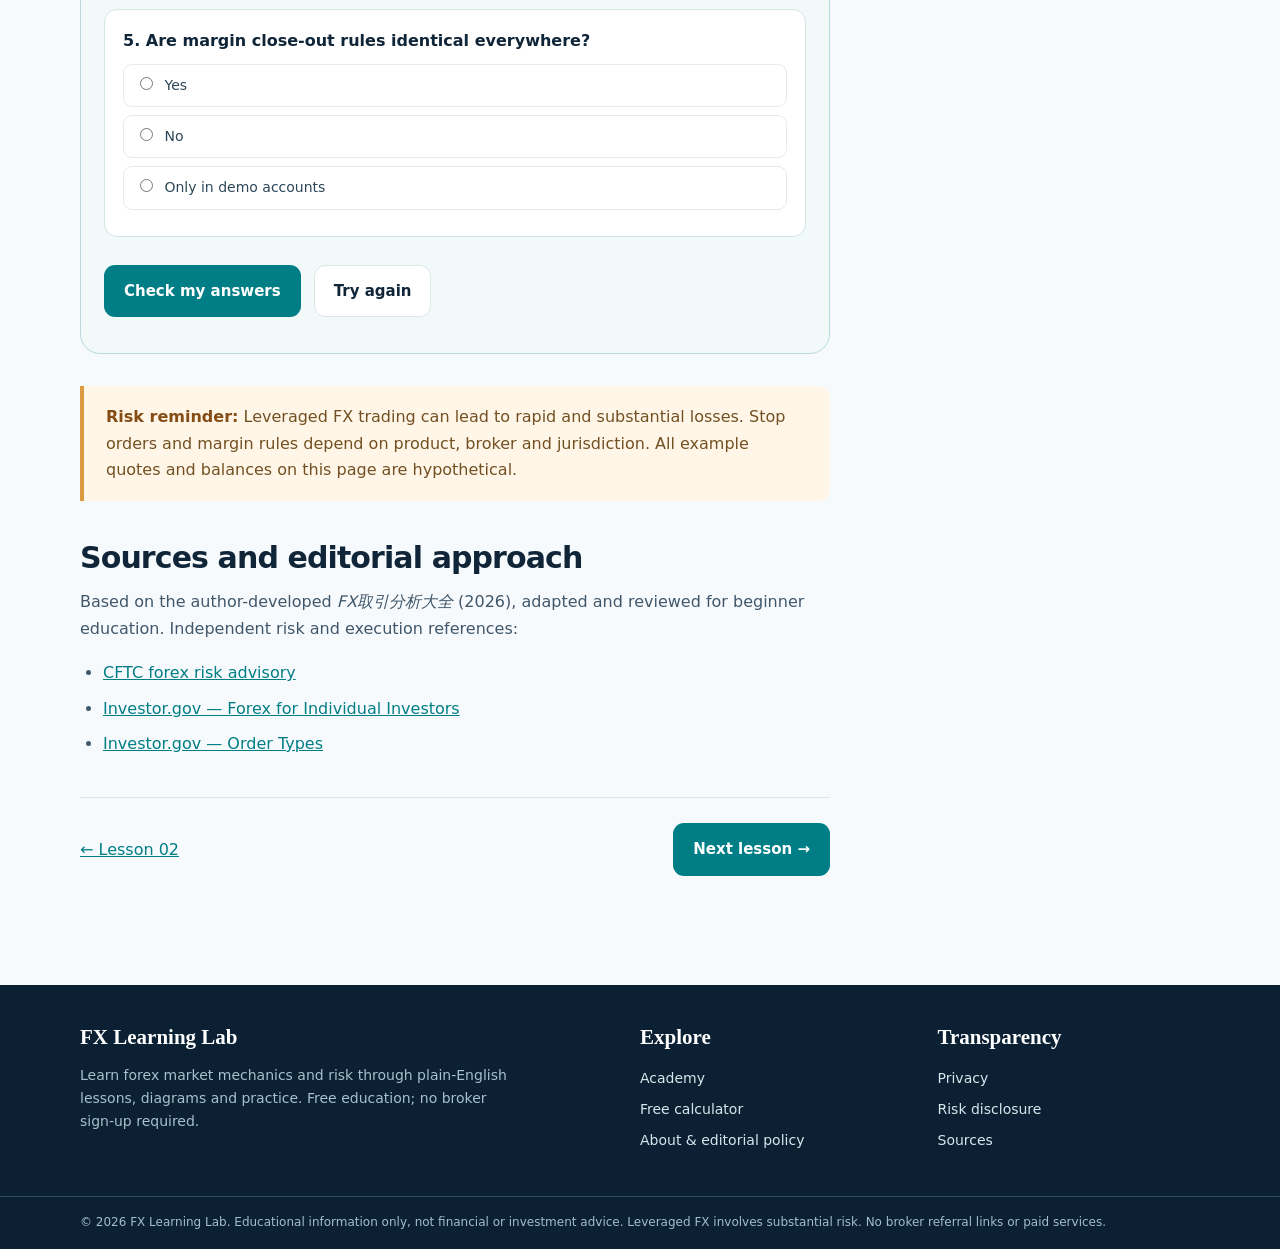
<file: lessons/leverage-margin-risk/index.html>
<!doctype html><html lang="en"><head><meta charset="utf-8"><meta name="referrer" content="no-referrer"><meta http-equiv="Content-Security-Policy" content="default-src 'self'; style-src 'self' 'unsafe-inline'; connect-src 'none'; object-src 'none'; base-uri 'none'; form-action 'none'"><meta name="viewport" content="width=device-width, initial-scale=1"><meta name="theme-color" content="#0c2033"><meta name="description" content="Understand exposure, collateral and why leveraged losses grow quickly. Free beginner lesson with worked examples and a five-question quiz."><meta name="robots" content="index,follow"><title>Leverage, Margin &amp; Liquidation Risk | FX Learning Lab</title><link rel="icon" href="../../assets/favicon.svg" type="image/svg+xml"><link rel="stylesheet" href="../../assets/site.css"></head><body><a class="skip" href="#main">Skip to content</a><header class="site-header"><div class="container header-inner"><a class="brand" href="../../index.html" aria-label="FX Learning Lab home"><span class="brand-mark" aria-hidden="true"><i></i><i></i><i></i></span> FX Learning Lab</a><button class="mobile-menu" aria-controls="site-navigation" aria-expanded="false" aria-label="Toggle navigation">Menu</button><nav id="site-navigation" class="nav" aria-label="Primary navigation"><a href="../../index.html">Home</a><a href="../../academy/index.html" aria-current="page">Academy</a><a href="../../tools/index.html">Tools</a><a href="../../about/index.html">About</a></nav><a class="btn header-cta" href="../../academy/index.html">Start learning →</a></div></header><main id="main"><div class="page-hero"><div class="container"><div class="breadcrumb"><a href="../../academy/index.html">Academy</a><span aria-hidden="true">/</span> Lesson 03</div><div class="eyebrow">FOREX FOUNDATIONS · LESSON 03 OF 05</div><h1>Leverage, Margin &amp; Liquidation Risk</h1><p>Understand exposure, collateral and why leveraged losses grow quickly.</p><div class="lesson-meta"><span class="pill">Free lesson</span><span class="pill">Beginner</span><span class="pill">~10 min</span><span class="pill">Illustrative examples</span></div></div></div><div class="container lesson-layout"><article class="lesson-copy"><p class="lead">This lesson explains the mechanics. It does not recommend a trade, a broker or a level of risk suitable for you.</p><section id="s1"><h2>1. Leverage changes exposure.</h2><p>With 20:1 leverage, $500 of required margin can support approximately $10,000 of notional exposure, assuming a simple 5% requirement. That does not turn $500 into a loss limit. The whole $10,000 position responds to exchange-rate changes.</p></section><section id="s2"><h2>2. Margin is collateral, not a trading fee.</h2><p>Used margin is capital allocated to support an open position. Equity includes unrealized gains or losses under platform rules. Free margin is often equity less used margin, although brokers may differ. Read the account terms rather than assuming all platforms calculate identically.</p><div class="mini-diagram"><svg viewBox="0 0 720 245" role="img" aria-label="A $10,000 position requires $500 margin at 20 to 1 leverage under a simplified five-percent margin requirement, but price changes apply to the full exposure."><rect width="720" height="245" rx="18" fill="#f0f8f8"/><text x="32" y="44" fill="#123b4b" font-size="23" font-weight="700">Notional exposure: $10,000</text><rect x="32" y="61" width="650" height="47" rx="8" fill="#238c94"/><text x="43" y="93" font-size="22" fill="white" font-weight="700">Full market exposure</text><text x="32" y="157" fill="#123b4b" font-size="23" font-weight="700">Illustrative margin: $500</text><rect x="32" y="174" width="650" height="36" rx="8" fill="#cbe5e5"/><rect x="32" y="174" width="33" height="36" rx="7" fill="#c68128"/><text x="77" y="199" fill="#284b58" font-size="20">5% of notional · not a loss limit</text></svg><figcaption>Simplified 20:1 example. Actual margin requirements vary.</figcaption></div></section><section id="s3"><h2>3. Small price moves can have large account effects.</h2><p>Assume an account starts with $1,000 equity and controls $10,000 notional exposure. A 1% adverse move on that exposure corresponds to roughly $100 lost before costs—10% of the original account equity. Real currency conversion and product specifics affect the result.</p></section><section id="s4"><h2>4. Know the close-out rules.</h2><p>When account equity declines relative to margin requirements, a provider may restrict trading or close positions. Stops are not guaranteed to fill at the requested price. Some products or jurisdictions permit losses beyond deposits. Never rely on advertised maximum leverage as a risk-management strategy.</p></section><div class="math-example"><span class="eyebrow">WORKED EXAMPLE</span><strong>A simple stress test</strong><p style="margin-bottom:0">Account equity $1,000. Notional exposure $10,000. Adverse move 1%. Approximate loss = $100 before costs, equivalent to 10% of the starting account.</p></div><div class="concept"><strong>Try this without trading real money.</strong><p>Use hypothetical figures or demo quotes to repeat the examples. Write down what you observed and any assumptions you made.</p></div><form class="quiz" data-quiz data-answers="[[1, &quot;Margin is collateral, not necessarily a loss limit.&quot;], [0, &quot;1/20 of $10,000 = $500, assuming a flat 5% margin requirement.&quot;], [1, &quot;1% × $10,000 = $100 before transaction costs and currency conversions.&quot;], [0, &quot;Stops may experience slippage and execution conditions vary.&quot;], [1, &quot;They vary by product, broker and jurisdiction.&quot;]]" id="quiz"><div class="eyebrow">KNOWLEDGE CHECK</div><h2>Test your understanding.</h2><p>Five questions, with explanations after you check your answers. Your answers stay in this browser session and are not sent anywhere.</p><div class="question"><strong>1. Does a $500 margin requirement cap a trade’s loss at $500?</strong><label><input type="radio" name="q0" value="0"> Yes</label><label><input type="radio" name="q0" value="1"> No</label><label><input type="radio" name="q0" value="2"> Always for forex</label><div class="feedback hidden" data-feedback="0"></div></div><div class="question"><strong>2. At 20:1 leverage, a $10,000 exposure needs approximately:</strong><label><input type="radio" name="q1" value="0"> $500 margin</label><label><input type="radio" name="q1" value="1"> A $10,000 cash fee</label><label><input type="radio" name="q1" value="2"> $20,000 margin</label><div class="feedback hidden" data-feedback="1"></div></div><div class="question"><strong>3. With $10,000 notional exposure, a 1% unfavorable move is roughly:</strong><label><input type="radio" name="q2" value="0"> $10 before costs</label><label><input type="radio" name="q2" value="1"> $100 before costs</label><label><input type="radio" name="q2" value="2"> $1,000 before costs</label><div class="feedback hidden" data-feedback="2"></div></div><div class="question"><strong>4. Can a stop order execute at a different price in a fast market?</strong><label><input type="radio" name="q3" value="0"> Yes</label><label><input type="radio" name="q3" value="1"> No</label><label><input type="radio" name="q3" value="2"> Only when profitable</label><div class="feedback hidden" data-feedback="3"></div></div><div class="question"><strong>5. Are margin close-out rules identical everywhere?</strong><label><input type="radio" name="q4" value="0"> Yes</label><label><input type="radio" name="q4" value="1"> No</label><label><input type="radio" name="q4" value="2"> Only in demo accounts</label><div class="feedback hidden" data-feedback="4"></div></div><div class="actions"><button class="btn" type="submit">Check my answers</button><button class="btn secondary" data-reset type="button">Try again</button></div><div aria-live="polite" role="status" class="quiz-result"></div></form><div class="warning"><strong>Risk reminder:</strong> Leveraged FX trading can lead to rapid and substantial losses. Stop orders and margin rules depend on product, broker and jurisdiction. All example quotes and balances on this page are hypothetical.</div><h2>Sources and editorial approach</h2><p>Based on the author-developed <em>FX取引分析大全</em> (2026), adapted and reviewed for beginner education. Independent risk and execution references:</p><ul><li><a href="https://www.cftc.gov/LearnAndProtect/AdvisoriesAndArticles/CustomerAdvisory_MustKnowForex.html" target="_blank" rel="noopener noreferrer">CFTC forex risk advisory</a></li><li><a href="https://www.investor.gov/introduction-investing/general-resources/news-alerts/alerts-bulletins/investor-bulletins/foreign" target="_blank" rel="noopener noreferrer">Investor.gov — Forex for Individual Investors</a></li><li><a href="https://www.investor.gov/introduction-investing/general-resources/news-alerts/alerts-bulletins/investor-bulletins-14" target="_blank" rel="noopener noreferrer">Investor.gov — Order Types</a></li></ul><div class="lesson-footer"><a href="../currency-pairs-pips-spreads/index.html">← Lesson 02</a><a class="btn" href="../order-types-execution/index.html">Next lesson →</a></div></article><aside class="sidebar"><div class="card"><h3>In this lesson</h3><ol><li><a href="#s1">Leverage changes exposure.</a></li><li><a href="#s2">Margin is collateral, not a trading fee.</a></li><li><a href="#s3">Small price moves can have large account effects.</a></li><li><a href="#s4">Know the close-out rules.</a></li><li><a href="#quiz">Knowledge check</a></li></ol><p class="small next">No trading account required.</p></div></aside></div></main><footer class="site-footer"><div class="container footer-grid"><div><h3>FX Learning Lab</h3><p>Learn forex market mechanics and risk through plain-English lessons, diagrams and practice. Free education; no broker sign-up required.</p></div><div><h3>Explore</h3><a href="../../academy/index.html">Academy</a><a href="../../tools/index.html">Free calculator</a><a href="../../about/index.html">About & editorial policy</a></div><div><h3>Transparency</h3><a href="../../privacy/index.html">Privacy</a><a href="../../about/index.html#risk">Risk disclosure</a><a href="../../about/index.html#sources">Sources</a></div></div><div class="footer-bottom"><div class="container">© 2026 FX Learning Lab. Educational information only, not financial or investment advice. Leveraged FX involves substantial risk. No broker referral links or paid services.</div></div></footer><script src="../../assets/site.js" defer></script></body></html>
</file>
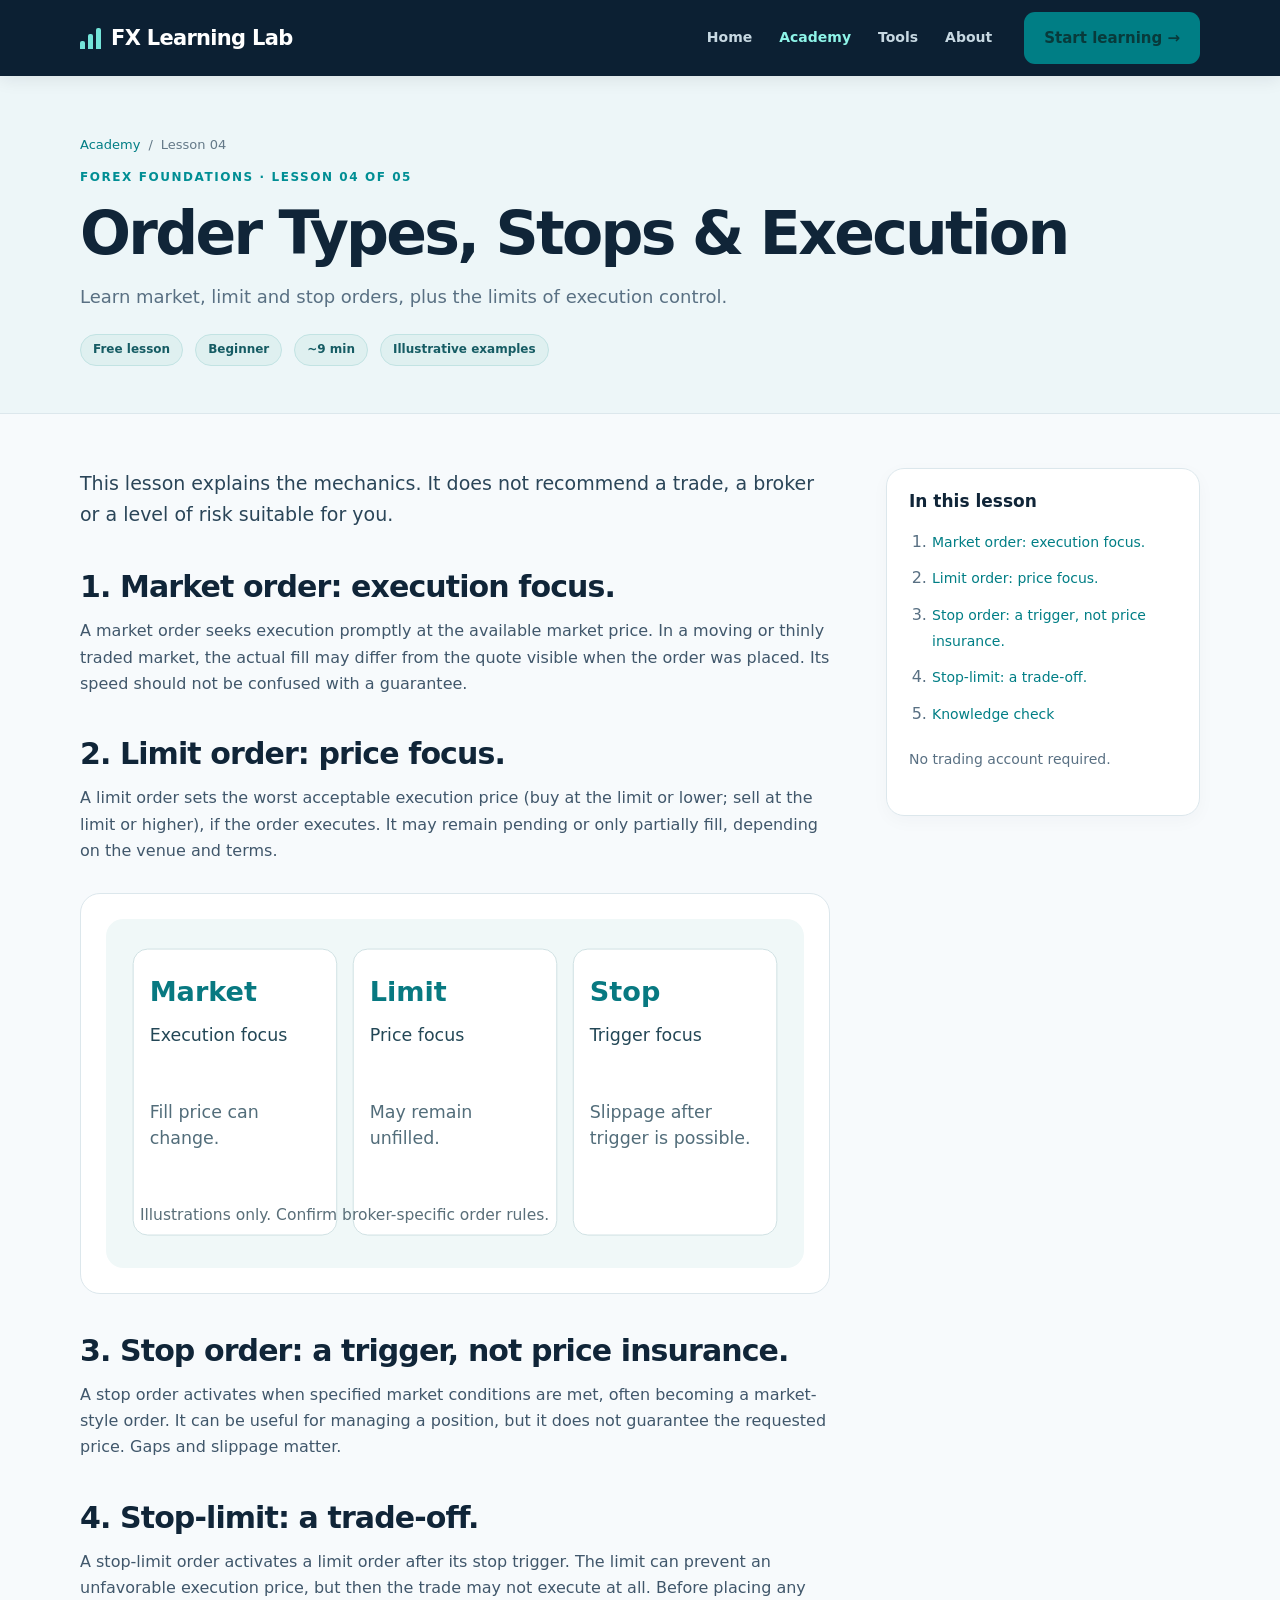
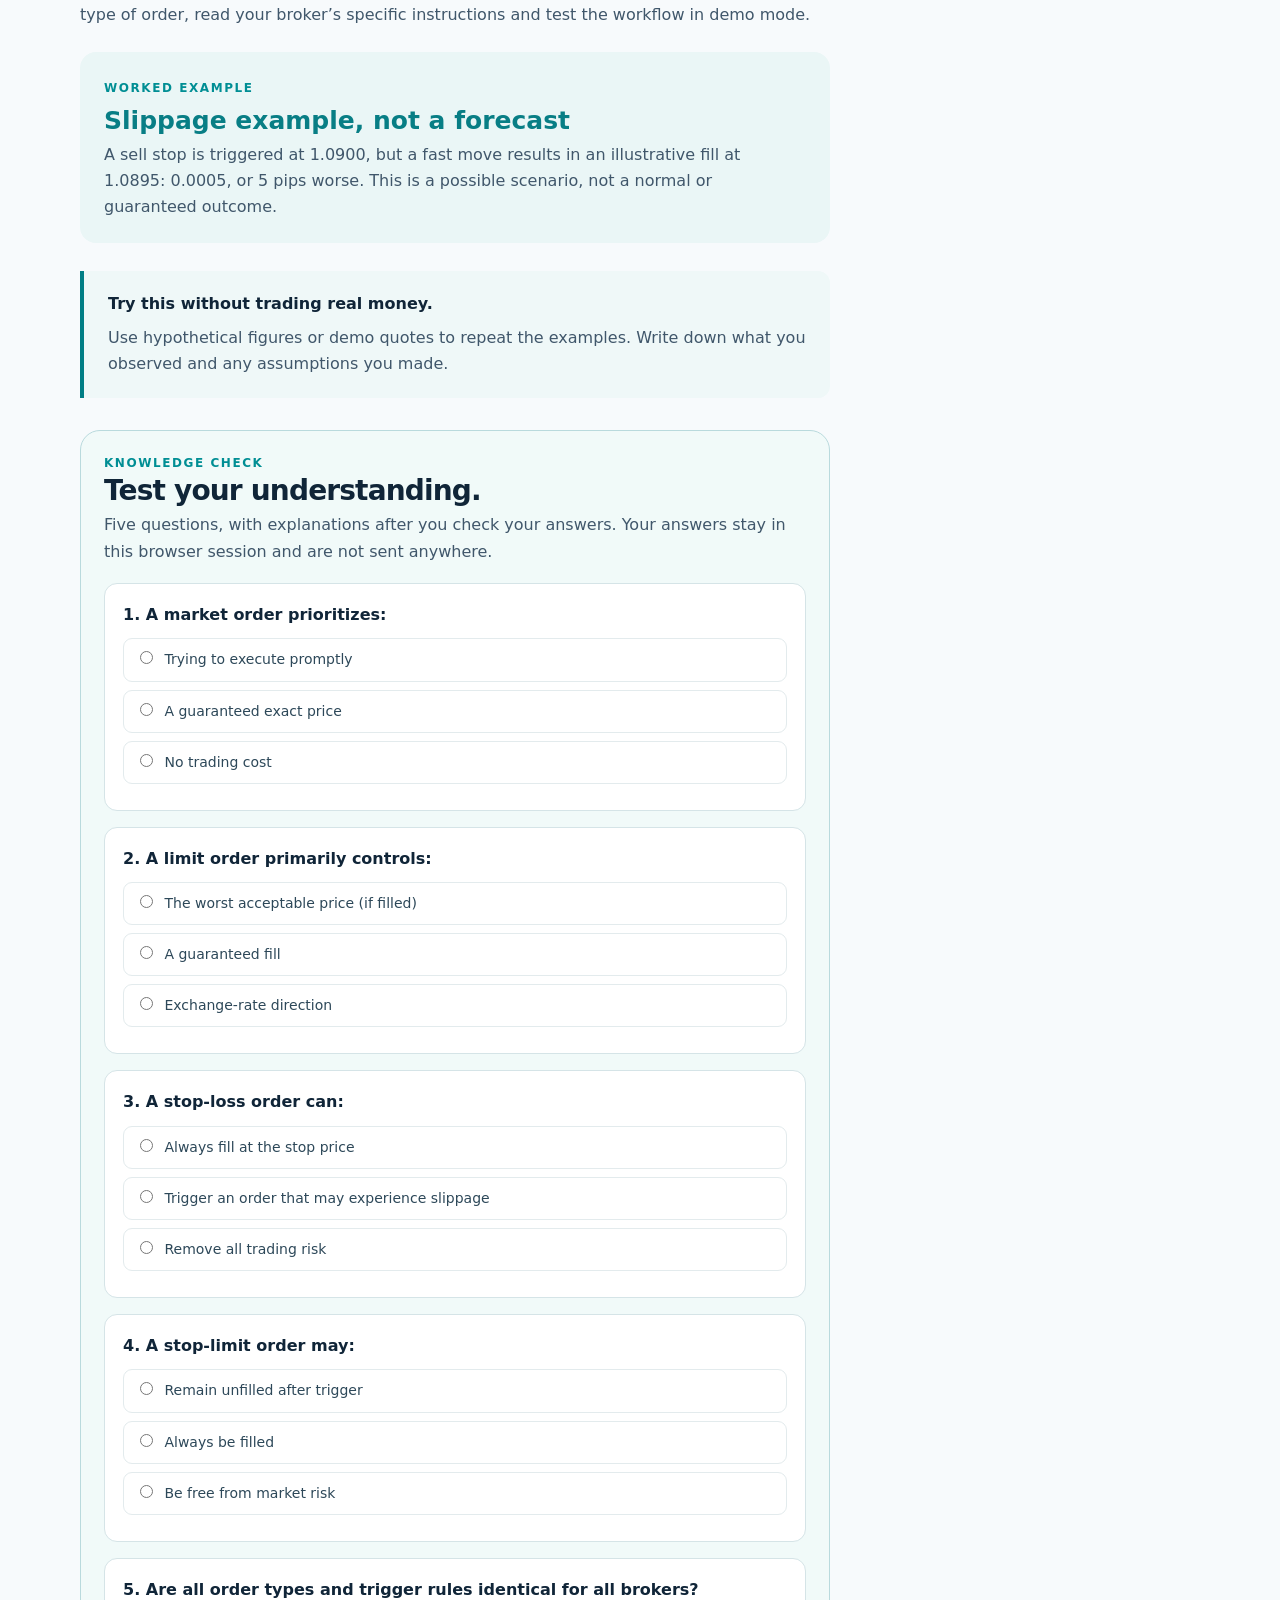
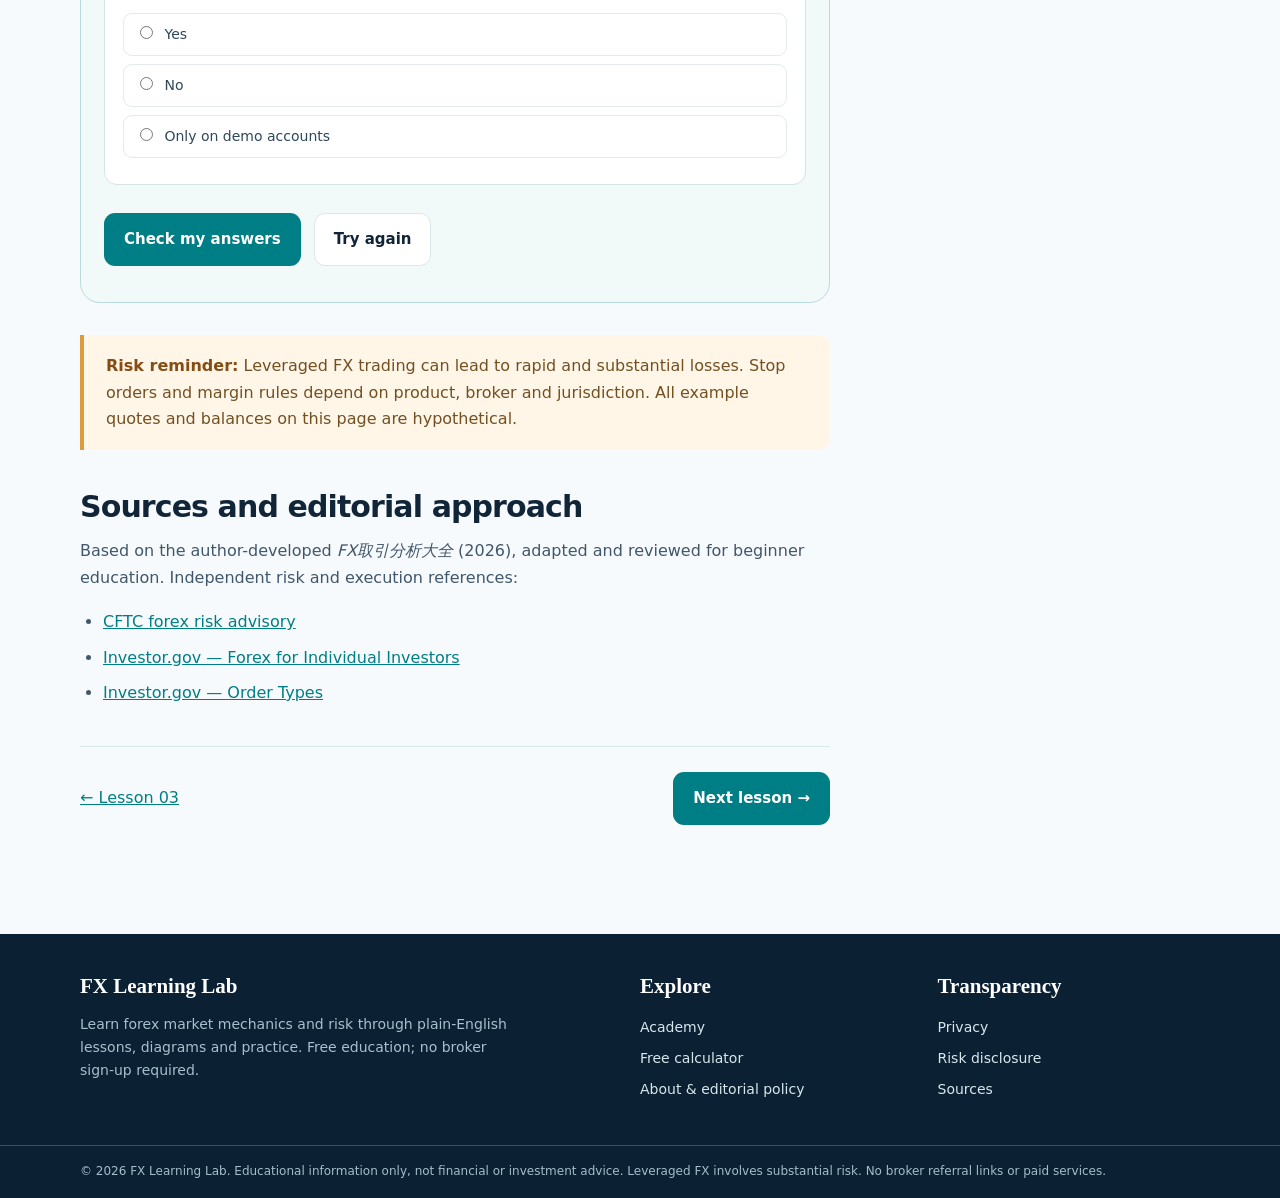
<file: lessons/order-types-execution/index.html>
<!doctype html><html lang="en"><head><meta charset="utf-8"><meta name="referrer" content="no-referrer"><meta http-equiv="Content-Security-Policy" content="default-src 'self'; style-src 'self' 'unsafe-inline'; connect-src 'none'; object-src 'none'; base-uri 'none'; form-action 'none'"><meta name="viewport" content="width=device-width, initial-scale=1"><meta name="theme-color" content="#0c2033"><meta name="description" content="Learn market, limit and stop orders, plus the limits of execution control. Free beginner lesson with worked examples and a five-question quiz."><meta name="robots" content="index,follow"><title>Order Types, Stops &amp; Execution | FX Learning Lab</title><link rel="icon" href="../../assets/favicon.svg" type="image/svg+xml"><link rel="stylesheet" href="../../assets/site.css"></head><body><a class="skip" href="#main">Skip to content</a><header class="site-header"><div class="container header-inner"><a class="brand" href="../../index.html" aria-label="FX Learning Lab home"><span class="brand-mark" aria-hidden="true"><i></i><i></i><i></i></span> FX Learning Lab</a><button class="mobile-menu" aria-controls="site-navigation" aria-expanded="false" aria-label="Toggle navigation">Menu</button><nav id="site-navigation" class="nav" aria-label="Primary navigation"><a href="../../index.html">Home</a><a href="../../academy/index.html" aria-current="page">Academy</a><a href="../../tools/index.html">Tools</a><a href="../../about/index.html">About</a></nav><a class="btn header-cta" href="../../academy/index.html">Start learning →</a></div></header><main id="main"><div class="page-hero"><div class="container"><div class="breadcrumb"><a href="../../academy/index.html">Academy</a><span aria-hidden="true">/</span> Lesson 04</div><div class="eyebrow">FOREX FOUNDATIONS · LESSON 04 OF 05</div><h1>Order Types, Stops &amp; Execution</h1><p>Learn market, limit and stop orders, plus the limits of execution control.</p><div class="lesson-meta"><span class="pill">Free lesson</span><span class="pill">Beginner</span><span class="pill">~9 min</span><span class="pill">Illustrative examples</span></div></div></div><div class="container lesson-layout"><article class="lesson-copy"><p class="lead">This lesson explains the mechanics. It does not recommend a trade, a broker or a level of risk suitable for you.</p><section id="s1"><h2>1. Market order: execution focus.</h2><p>A market order seeks execution promptly at the available market price. In a moving or thinly traded market, the actual fill may differ from the quote visible when the order was placed. Its speed should not be confused with a guarantee.</p></section><section id="s2"><h2>2. Limit order: price focus.</h2><p>A limit order sets the worst acceptable execution price (buy at the limit or lower; sell at the limit or higher), if the order executes. It may remain pending or only partially fill, depending on the venue and terms.</p><div class="mini-diagram"><svg viewBox="0 0 720 360" role="img" aria-label="Three comparison cards: market orders favor prompt execution without guaranteed price, limit orders set a minimum or maximum price without guaranteed execution, and stop orders trigger when price conditions occur but can experience slippage."><rect width="720" height="360" rx="18" fill="#f0f8f8"/><rect x="28" y="31" width="210" height="295" rx="15" fill="white" stroke="#cfe1e3"/><rect x="255" y="31" width="210" height="295" rx="15" fill="white" stroke="#cfe1e3"/><rect x="482" y="31" width="210" height="295" rx="15" fill="white" stroke="#cfe1e3"/><text x="45" y="85" fill="#087981" font-size="28" font-weight="700">Market</text><text x="272" y="85" fill="#087981" font-size="28" font-weight="700">Limit</text><text x="499" y="85" fill="#087981" font-size="28" font-weight="700">Stop</text><text x="45" y="126" font-size="18" fill="#234756">Execution focus</text><text x="272" y="126" font-size="18" fill="#234756">Price focus</text><text x="499" y="126" font-size="18" fill="#234756">Trigger focus</text><text x="45" y="205" font-size="18" fill="#526d7a">Fill price can</text><text x="45" y="232" font-size="18" fill="#526d7a">change.</text><text x="272" y="205" font-size="18" fill="#526d7a">May remain</text><text x="272" y="232" font-size="18" fill="#526d7a">unfilled.</text><text x="499" y="205" font-size="18" fill="#526d7a">Slippage after</text><text x="499" y="232" font-size="18" fill="#526d7a">trigger is possible.</text><text x="35" y="310" font-size="16" fill="#5a6f79">Illustrations only. Confirm broker-specific order rules.</text></svg></div></section><section id="s3"><h2>3. Stop order: a trigger, not price insurance.</h2><p>A stop order activates when specified market conditions are met, often becoming a market-style order. It can be useful for managing a position, but it does not guarantee the requested price. Gaps and slippage matter.</p></section><section id="s4"><h2>4. Stop-limit: a trade-off.</h2><p>A stop-limit order activates a limit order after its stop trigger. The limit can prevent an unfavorable execution price, but then the trade may not execute at all. Before placing any type of order, read your broker’s specific instructions and test the workflow in demo mode.</p></section><div class="math-example"><span class="eyebrow">WORKED EXAMPLE</span><strong>Slippage example, not a forecast</strong><p style="margin-bottom:0">A sell stop is triggered at 1.0900, but a fast move results in an illustrative fill at 1.0895: 0.0005, or 5 pips worse. This is a possible scenario, not a normal or guaranteed outcome.</p></div><div class="concept"><strong>Try this without trading real money.</strong><p>Use hypothetical figures or demo quotes to repeat the examples. Write down what you observed and any assumptions you made.</p></div><form class="quiz" data-quiz data-answers="[[0, &quot;A market order seeks execution but does not guarantee the displayed or expected price.&quot;], [0, &quot;Limit orders constrain the execution price but may not fill.&quot;], [1, &quot;In fast or gapping markets, stops may execute at a different price.&quot;], [0, &quot;Price constraints can prevent execution even after activation.&quot;], [1, &quot;Terms, availability and triggering conditions differ across brokers, products and jurisdictions.&quot;]]" id="quiz"><div class="eyebrow">KNOWLEDGE CHECK</div><h2>Test your understanding.</h2><p>Five questions, with explanations after you check your answers. Your answers stay in this browser session and are not sent anywhere.</p><div class="question"><strong>1. A market order prioritizes:</strong><label><input type="radio" name="q0" value="0"> Trying to execute promptly</label><label><input type="radio" name="q0" value="1"> A guaranteed exact price</label><label><input type="radio" name="q0" value="2"> No trading cost</label><div class="feedback hidden" data-feedback="0"></div></div><div class="question"><strong>2. A limit order primarily controls:</strong><label><input type="radio" name="q1" value="0"> The worst acceptable price (if filled)</label><label><input type="radio" name="q1" value="1"> A guaranteed fill</label><label><input type="radio" name="q1" value="2"> Exchange-rate direction</label><div class="feedback hidden" data-feedback="1"></div></div><div class="question"><strong>3. A stop-loss order can:</strong><label><input type="radio" name="q2" value="0"> Always fill at the stop price</label><label><input type="radio" name="q2" value="1"> Trigger an order that may experience slippage</label><label><input type="radio" name="q2" value="2"> Remove all trading risk</label><div class="feedback hidden" data-feedback="2"></div></div><div class="question"><strong>4. A stop-limit order may:</strong><label><input type="radio" name="q3" value="0"> Remain unfilled after trigger</label><label><input type="radio" name="q3" value="1"> Always be filled</label><label><input type="radio" name="q3" value="2"> Be free from market risk</label><div class="feedback hidden" data-feedback="3"></div></div><div class="question"><strong>5. Are all order types and trigger rules identical for all brokers?</strong><label><input type="radio" name="q4" value="0"> Yes</label><label><input type="radio" name="q4" value="1"> No</label><label><input type="radio" name="q4" value="2"> Only on demo accounts</label><div class="feedback hidden" data-feedback="4"></div></div><div class="actions"><button class="btn" type="submit">Check my answers</button><button class="btn secondary" data-reset type="button">Try again</button></div><div aria-live="polite" role="status" class="quiz-result"></div></form><div class="warning"><strong>Risk reminder:</strong> Leveraged FX trading can lead to rapid and substantial losses. Stop orders and margin rules depend on product, broker and jurisdiction. All example quotes and balances on this page are hypothetical.</div><h2>Sources and editorial approach</h2><p>Based on the author-developed <em>FX取引分析大全</em> (2026), adapted and reviewed for beginner education. Independent risk and execution references:</p><ul><li><a href="https://www.cftc.gov/LearnAndProtect/AdvisoriesAndArticles/CustomerAdvisory_MustKnowForex.html" target="_blank" rel="noopener noreferrer">CFTC forex risk advisory</a></li><li><a href="https://www.investor.gov/introduction-investing/general-resources/news-alerts/alerts-bulletins/investor-bulletins/foreign" target="_blank" rel="noopener noreferrer">Investor.gov — Forex for Individual Investors</a></li><li><a href="https://www.investor.gov/introduction-investing/general-resources/news-alerts/alerts-bulletins/investor-bulletins-14" target="_blank" rel="noopener noreferrer">Investor.gov — Order Types</a></li></ul><div class="lesson-footer"><a href="../leverage-margin-risk/index.html">← Lesson 03</a><a class="btn" href="../risk-plan-demo/index.html">Next lesson →</a></div></article><aside class="sidebar"><div class="card"><h3>In this lesson</h3><ol><li><a href="#s1">Market order: execution focus.</a></li><li><a href="#s2">Limit order: price focus.</a></li><li><a href="#s3">Stop order: a trigger, not price insurance.</a></li><li><a href="#s4">Stop-limit: a trade-off.</a></li><li><a href="#quiz">Knowledge check</a></li></ol><p class="small next">No trading account required.</p></div></aside></div></main><footer class="site-footer"><div class="container footer-grid"><div><h3>FX Learning Lab</h3><p>Learn forex market mechanics and risk through plain-English lessons, diagrams and practice. Free education; no broker sign-up required.</p></div><div><h3>Explore</h3><a href="../../academy/index.html">Academy</a><a href="../../tools/index.html">Free calculator</a><a href="../../about/index.html">About & editorial policy</a></div><div><h3>Transparency</h3><a href="../../privacy/index.html">Privacy</a><a href="../../about/index.html#risk">Risk disclosure</a><a href="../../about/index.html#sources">Sources</a></div></div><div class="footer-bottom"><div class="container">© 2026 FX Learning Lab. Educational information only, not financial or investment advice. Leveraged FX involves substantial risk. No broker referral links or paid services.</div></div></footer><script src="../../assets/site.js" defer></script></body></html>
</file>
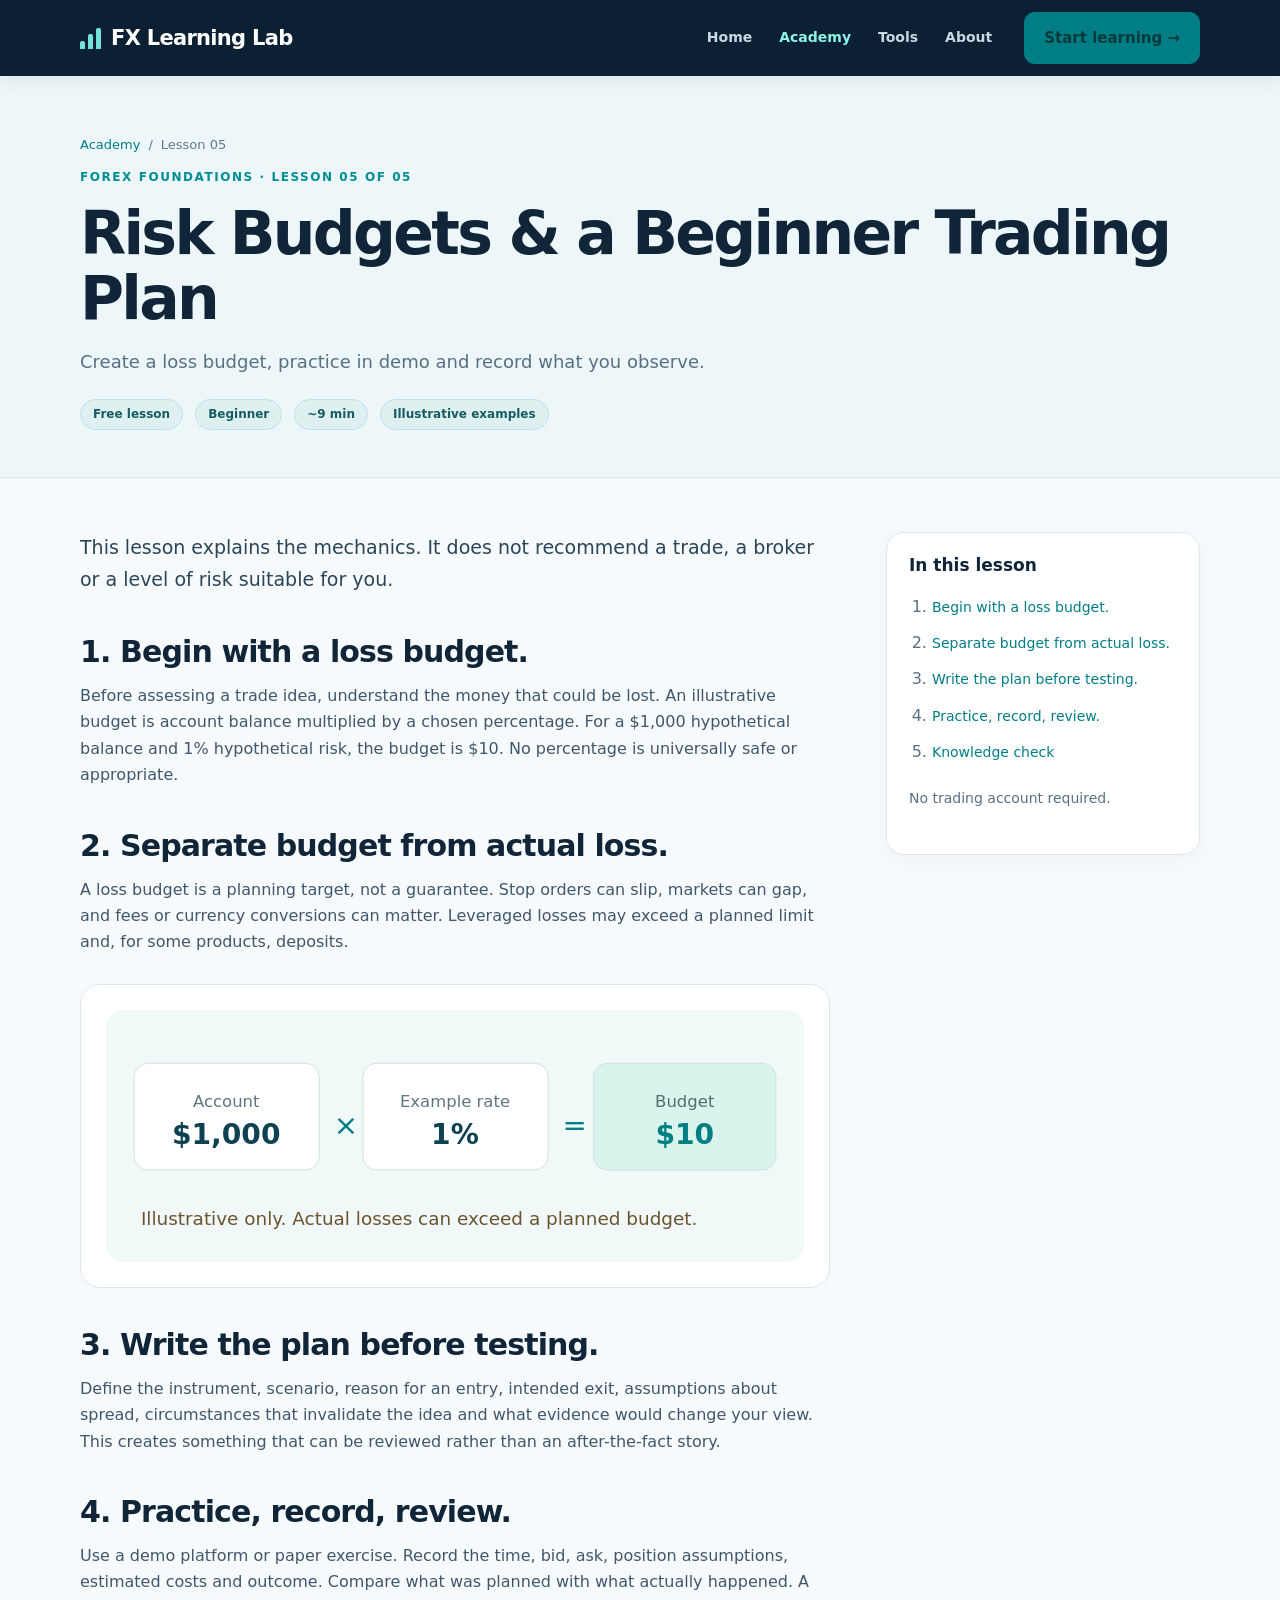
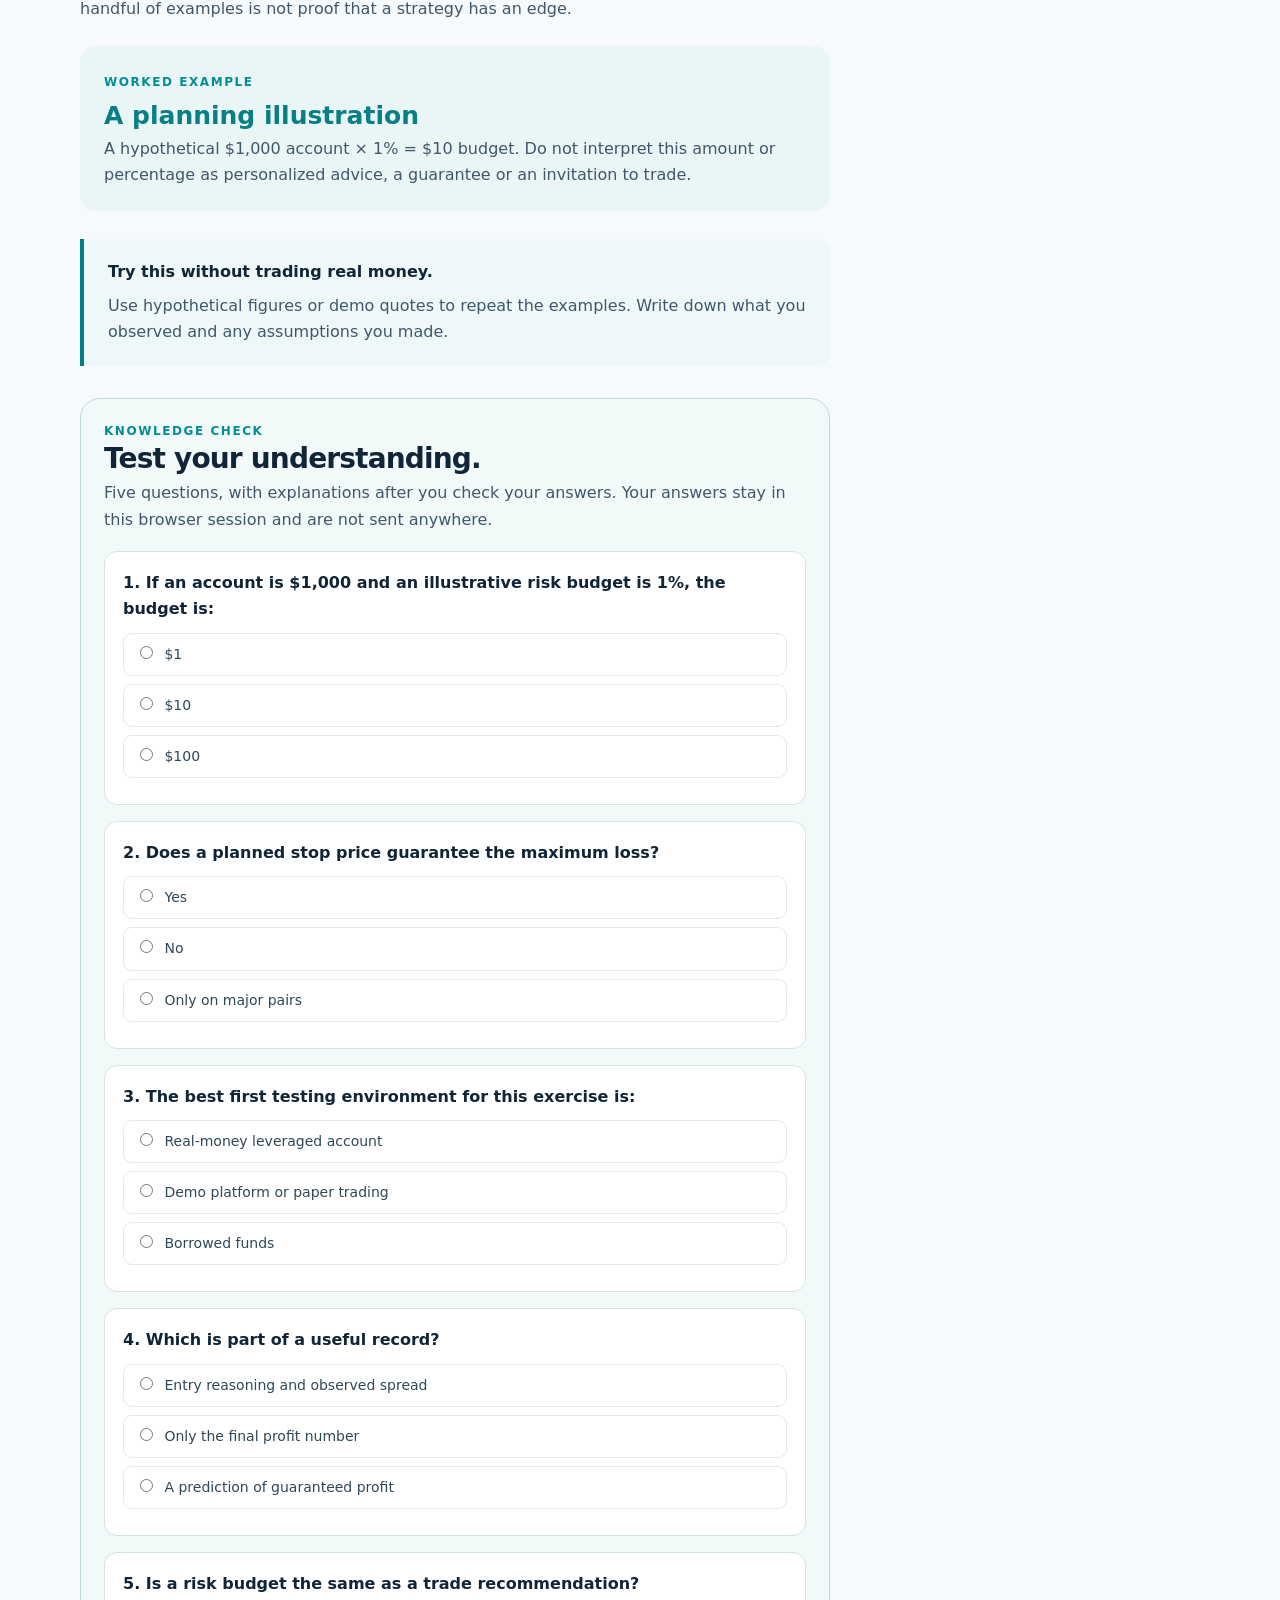
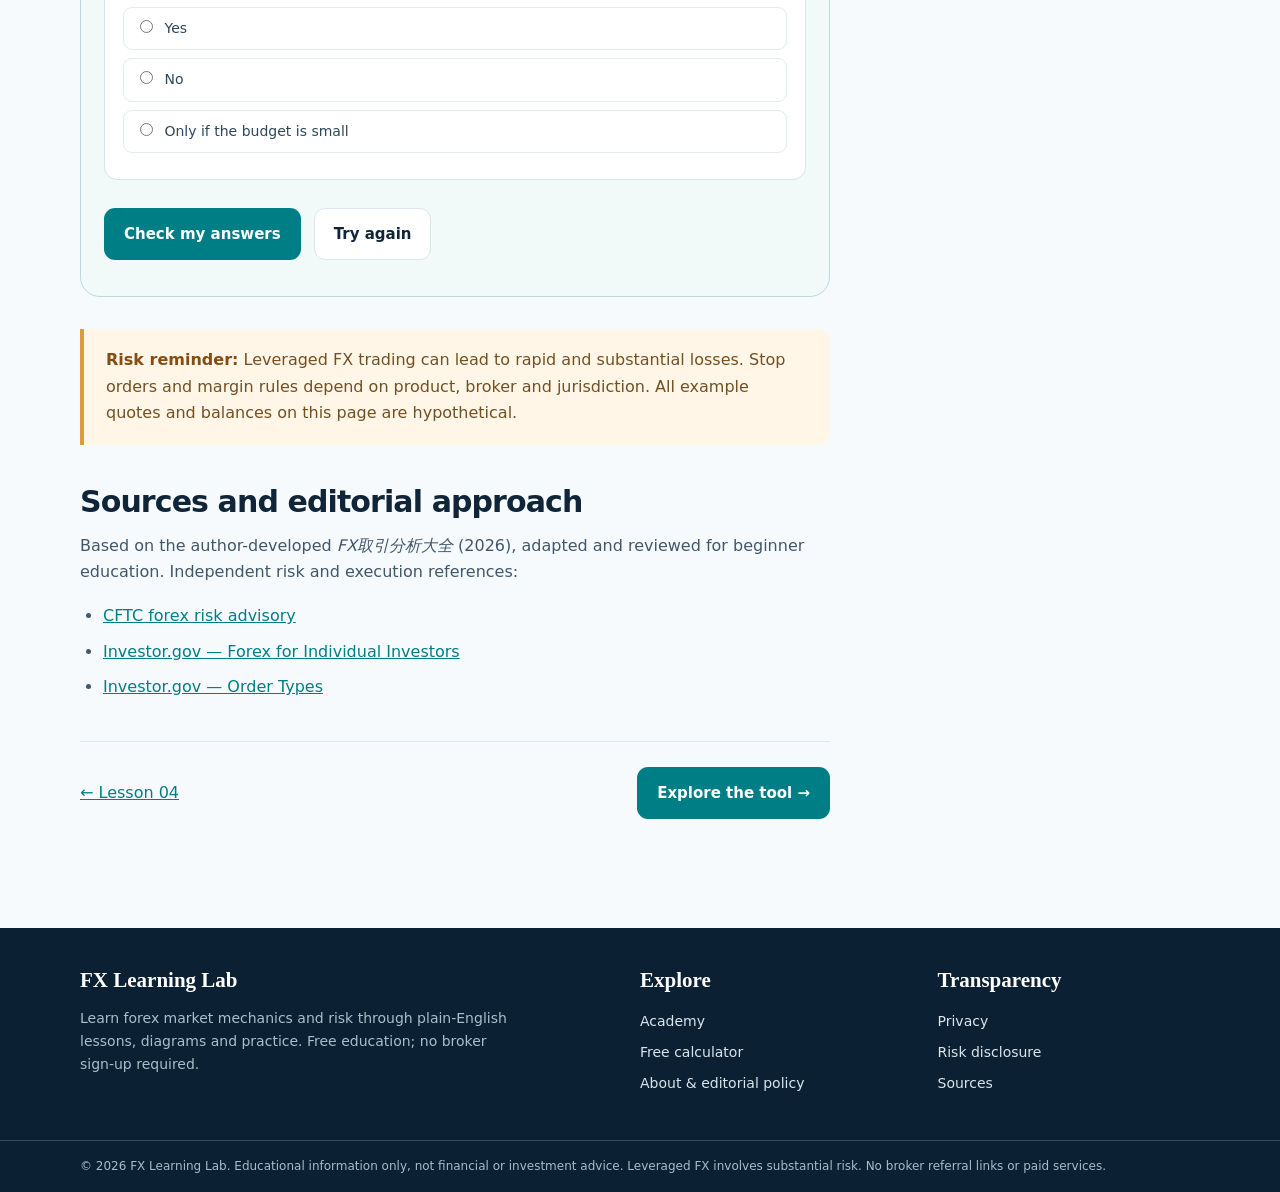
<file: lessons/risk-plan-demo/index.html>
<!doctype html><html lang="en"><head><meta charset="utf-8"><meta name="referrer" content="no-referrer"><meta http-equiv="Content-Security-Policy" content="default-src 'self'; style-src 'self' 'unsafe-inline'; connect-src 'none'; object-src 'none'; base-uri 'none'; form-action 'none'"><meta name="viewport" content="width=device-width, initial-scale=1"><meta name="theme-color" content="#0c2033"><meta name="description" content="Create a loss budget, practice in demo and record what you observe. Free beginner lesson with worked examples and a five-question quiz."><meta name="robots" content="index,follow"><title>Risk Budgets &amp; a Beginner Trading Plan | FX Learning Lab</title><link rel="icon" href="../../assets/favicon.svg" type="image/svg+xml"><link rel="stylesheet" href="../../assets/site.css"></head><body><a class="skip" href="#main">Skip to content</a><header class="site-header"><div class="container header-inner"><a class="brand" href="../../index.html" aria-label="FX Learning Lab home"><span class="brand-mark" aria-hidden="true"><i></i><i></i><i></i></span> FX Learning Lab</a><button class="mobile-menu" aria-controls="site-navigation" aria-expanded="false" aria-label="Toggle navigation">Menu</button><nav id="site-navigation" class="nav" aria-label="Primary navigation"><a href="../../index.html">Home</a><a href="../../academy/index.html" aria-current="page">Academy</a><a href="../../tools/index.html">Tools</a><a href="../../about/index.html">About</a></nav><a class="btn header-cta" href="../../academy/index.html">Start learning →</a></div></header><main id="main"><div class="page-hero"><div class="container"><div class="breadcrumb"><a href="../../academy/index.html">Academy</a><span aria-hidden="true">/</span> Lesson 05</div><div class="eyebrow">FOREX FOUNDATIONS · LESSON 05 OF 05</div><h1>Risk Budgets &amp; a Beginner Trading Plan</h1><p>Create a loss budget, practice in demo and record what you observe.</p><div class="lesson-meta"><span class="pill">Free lesson</span><span class="pill">Beginner</span><span class="pill">~9 min</span><span class="pill">Illustrative examples</span></div></div></div><div class="container lesson-layout"><article class="lesson-copy"><p class="lead">This lesson explains the mechanics. It does not recommend a trade, a broker or a level of risk suitable for you.</p><section id="s1"><h2>1. Begin with a loss budget.</h2><p>Before assessing a trade idea, understand the money that could be lost. An illustrative budget is account balance multiplied by a chosen percentage. For a $1,000 hypothetical balance and 1% hypothetical risk, the budget is $10. No percentage is universally safe or appropriate.</p></section><section id="s2"><h2>2. Separate budget from actual loss.</h2><p>A loss budget is a planning target, not a guarantee. Stop orders can slip, markets can gap, and fees or currency conversions can matter. Leveraged losses may exceed a planned limit and, for some products, deposits.</p><div class="mini-diagram"><svg viewBox="0 0 720 260" role="img" aria-label="Illustrative risk-budget calculation: account balance of $1,000 multiplied by 1 percent equals ten dollars. This does not guarantee a maximum loss."><rect width="720" height="260" rx="18" fill="#f0f8f8"/><rect x="29" y="55" width="191" height="110" rx="14" fill="white" stroke="#cee2e2"/><rect x="265" y="55" width="191" height="110" rx="14" fill="white" stroke="#cee2e2"/><rect x="503" y="55" width="188" height="110" rx="14" fill="#d8f4ed" stroke="#cee2e2"/><text x="124" y="100" fill="#607680" text-anchor="middle" font-size="17">Account</text><text x="124" y="138" fill="#0e4151" text-anchor="middle" font-size="29" font-weight="700">$1,000</text><text x="360" y="100" fill="#607680" text-anchor="middle" font-size="17">Example rate</text><text x="360" y="138" fill="#0e4151" text-anchor="middle" font-size="29" font-weight="700">1%</text><text x="597" y="100" fill="#536d6f" text-anchor="middle" font-size="17">Budget</text><text x="597" y="138" fill="#007f83" text-anchor="middle" font-size="29" font-weight="700">$10</text><text x="235" y="129" fill="#007f83" font-size="30">×</text><text x="471" y="129" fill="#007f83" font-size="30">=</text><text x="36" y="222" fill="#6b542f" font-size="19">Illustrative only. Actual losses can exceed a planned budget.</text></svg></div></section><section id="s3"><h2>3. Write the plan before testing.</h2><p>Define the instrument, scenario, reason for an entry, intended exit, assumptions about spread, circumstances that invalidate the idea and what evidence would change your view. This creates something that can be reviewed rather than an after-the-fact story.</p></section><section id="s4"><h2>4. Practice, record, review.</h2><p>Use a demo platform or paper exercise. Record the time, bid, ask, position assumptions, estimated costs and outcome. Compare what was planned with what actually happened. A handful of examples is not proof that a strategy has an edge.</p></section><div class="math-example"><span class="eyebrow">WORKED EXAMPLE</span><strong>A planning illustration</strong><p style="margin-bottom:0">A hypothetical $1,000 account × 1% = $10 budget. Do not interpret this amount or percentage as personalized advice, a guarantee or an invitation to trade.</p></div><div class="concept"><strong>Try this without trading real money.</strong><p>Use hypothetical figures or demo quotes to repeat the examples. Write down what you observed and any assumptions you made.</p></div><form class="quiz" data-quiz data-answers="[[1, &quot;1% × $1,000 = $10. This is an illustration, not a recommended risk level.&quot;], [1, &quot;Execution gaps, slippage and costs can increase loss beyond the plan.&quot;], [1, &quot;Use a demo/paper exercise to understand mechanics without putting real funds at risk.&quot;], [0, &quot;Recording rationale, prices, spreads, execution and lessons supports honest review.&quot;], [1, &quot;A budget illustrates possible exposure but is not a signal or suitable position for a person.&quot;]]" id="quiz"><div class="eyebrow">KNOWLEDGE CHECK</div><h2>Test your understanding.</h2><p>Five questions, with explanations after you check your answers. Your answers stay in this browser session and are not sent anywhere.</p><div class="question"><strong>1. If an account is $1,000 and an illustrative risk budget is 1%, the budget is:</strong><label><input type="radio" name="q0" value="0"> $1</label><label><input type="radio" name="q0" value="1"> $10</label><label><input type="radio" name="q0" value="2"> $100</label><div class="feedback hidden" data-feedback="0"></div></div><div class="question"><strong>2. Does a planned stop price guarantee the maximum loss?</strong><label><input type="radio" name="q1" value="0"> Yes</label><label><input type="radio" name="q1" value="1"> No</label><label><input type="radio" name="q1" value="2"> Only on major pairs</label><div class="feedback hidden" data-feedback="1"></div></div><div class="question"><strong>3. The best first testing environment for this exercise is:</strong><label><input type="radio" name="q2" value="0"> Real-money leveraged account</label><label><input type="radio" name="q2" value="1"> Demo platform or paper trading</label><label><input type="radio" name="q2" value="2"> Borrowed funds</label><div class="feedback hidden" data-feedback="2"></div></div><div class="question"><strong>4. Which is part of a useful record?</strong><label><input type="radio" name="q3" value="0"> Entry reasoning and observed spread</label><label><input type="radio" name="q3" value="1"> Only the final profit number</label><label><input type="radio" name="q3" value="2"> A prediction of guaranteed profit</label><div class="feedback hidden" data-feedback="3"></div></div><div class="question"><strong>5. Is a risk budget the same as a trade recommendation?</strong><label><input type="radio" name="q4" value="0"> Yes</label><label><input type="radio" name="q4" value="1"> No</label><label><input type="radio" name="q4" value="2"> Only if the budget is small</label><div class="feedback hidden" data-feedback="4"></div></div><div class="actions"><button class="btn" type="submit">Check my answers</button><button class="btn secondary" data-reset type="button">Try again</button></div><div aria-live="polite" role="status" class="quiz-result"></div></form><div class="warning"><strong>Risk reminder:</strong> Leveraged FX trading can lead to rapid and substantial losses. Stop orders and margin rules depend on product, broker and jurisdiction. All example quotes and balances on this page are hypothetical.</div><h2>Sources and editorial approach</h2><p>Based on the author-developed <em>FX取引分析大全</em> (2026), adapted and reviewed for beginner education. Independent risk and execution references:</p><ul><li><a href="https://www.cftc.gov/LearnAndProtect/AdvisoriesAndArticles/CustomerAdvisory_MustKnowForex.html" target="_blank" rel="noopener noreferrer">CFTC forex risk advisory</a></li><li><a href="https://www.investor.gov/introduction-investing/general-resources/news-alerts/alerts-bulletins/investor-bulletins/foreign" target="_blank" rel="noopener noreferrer">Investor.gov — Forex for Individual Investors</a></li><li><a href="https://www.investor.gov/introduction-investing/general-resources/news-alerts/alerts-bulletins/investor-bulletins-14" target="_blank" rel="noopener noreferrer">Investor.gov — Order Types</a></li></ul><div class="lesson-footer"><a href="../order-types-execution/index.html">← Lesson 04</a><a class="btn" href="../../tools/index.html">Explore the tool →</a></div></article><aside class="sidebar"><div class="card"><h3>In this lesson</h3><ol><li><a href="#s1">Begin with a loss budget.</a></li><li><a href="#s2">Separate budget from actual loss.</a></li><li><a href="#s3">Write the plan before testing.</a></li><li><a href="#s4">Practice, record, review.</a></li><li><a href="#quiz">Knowledge check</a></li></ol><p class="small next">No trading account required.</p></div></aside></div></main><footer class="site-footer"><div class="container footer-grid"><div><h3>FX Learning Lab</h3><p>Learn forex market mechanics and risk through plain-English lessons, diagrams and practice. Free education; no broker sign-up required.</p></div><div><h3>Explore</h3><a href="../../academy/index.html">Academy</a><a href="../../tools/index.html">Free calculator</a><a href="../../about/index.html">About & editorial policy</a></div><div><h3>Transparency</h3><a href="../../privacy/index.html">Privacy</a><a href="../../about/index.html#risk">Risk disclosure</a><a href="../../about/index.html#sources">Sources</a></div></div><div class="footer-bottom"><div class="container">© 2026 FX Learning Lab. Educational information only, not financial or investment advice. Leveraged FX involves substantial risk. No broker referral links or paid services.</div></div></footer><script src="../../assets/site.js" defer></script></body></html>
</file>
<file: assets/site.css>
:root{color-scheme:light;--ink:#102538;--muted:#597083;--navy:#0c2033;--teal:#007e85;--teal2:#10a6a0;--sky:#eaf5f8;--line:#dce7ec;--paper:#f7fafc;--warn:#b45309;--white:#fff;--max:1120px;font-family:ui-sans-serif,system-ui,-apple-system,sans-serif}
*{box-sizing:border-box}html{scroll-behavior:smooth}body{margin:0;background:var(--paper);color:var(--ink);font-size:16px;line-height:1.65}a{color:var(--teal)}a:hover{text-decoration-thickness:2px}button,input{font:inherit}.skip{position:absolute;top:-100px;left:12px;padding:12px 20px;z-index:100;background:white}.skip:focus{top:12px} .container{width:min(var(--max),calc(100% - 40px));margin-inline:auto}
.site-header{background:var(--navy);color:white;position:sticky;top:0;z-index:20;box-shadow:0 4px 16px #05142114}.header-inner{min-height:76px;display:flex;align-items:center;gap:32px}.brand{color:#fff;text-decoration:none;display:flex;gap:10px;align-items:center;font-family:ui-sans-serif,system-ui,sans-serif;font-size:21px;font-weight:800;letter-spacing:-.7px;white-space:nowrap}.brand-mark{display:inline-grid;grid-template-columns:repeat(3,5px);align-items:end;gap:3px;height:22px}.brand-mark i{background:#74e4d9;border-radius:2px 2px 0 0;width:5px}.brand-mark i:nth-child(1){height:8px}.brand-mark i:nth-child(2){height:15px}.brand-mark i:nth-child(3){height:21px}.nav{display:flex;gap:27px;margin-left:auto}.nav a{color:#c7d8e2;font-size:14px;text-decoration:none;font-weight:700}.nav a[aria-current=page],.nav a:hover{color:#8ef4e8}.header-cta{background:#d0faf3;color:#083a3b!important;border-radius:100px;padding:10px 17px}
.hero{background:radial-gradient(circle at 84% 14%,#1d5c67 0,transparent 36%),linear-gradient(145deg,#091d31,#10344a 60%,#123a43);color:#fff;overflow:hidden}.hero-inner{display:grid;grid-template-columns:1.08fr .92fr;align-items:center;gap:34px;min-height:550px;padding-block:60px}.eyebrow{font-size:12px;font-weight:800;letter-spacing:.13em;text-transform:uppercase;color:#008e94}.hero .eyebrow{color:#89eee2}.hero h1{font-size:clamp(44px,5.6vw,76px);letter-spacing:-.055em;line-height:1.04;margin:18px 0 23px;font-family:ui-sans-serif,system-ui,sans-serif;font-weight:800}.hero p{max-width:540px;color:#c8d8e0;font-size:18px;line-height:1.75}.actions{display:flex;gap:13px;flex-wrap:wrap;margin-top:28px}.btn{display:inline-flex;justify-content:center;align-items:center;gap:10px;background:var(--teal);border:1px solid transparent;color:#fff;border-radius:11px;text-decoration:none;font-weight:800;font-size:15px;padding:13px 19px;cursor:pointer;transition:transform .2s,background .2s}.btn:hover{background:#00686e;transform:translateY(-1px)}.btn.light{background:#bcf6eb;color:#073b3e}.btn.light:hover{background:#e0fff8}.btn.outline{background:transparent;border-color:#55727b;color:#e5f5f4}.btn.secondary{background:white;border-color:var(--line);color:var(--ink)}.btn.secondary:hover{background:#e4f4f3}.hero-art{background:#143d4e;border:1px solid #316478;border-radius:24px;padding:23px;box-shadow:0 25px 70px #00121b66;transform:rotate(1deg)}.hero-art .art-header{display:flex;align-items:center;justify-content:space-between;color:#bed8dd;letter-spacing:.08em;font-weight:800;font-size:12px;margin-bottom:16px}.chartbox{background:#0a2737;border:1px solid #326071;border-radius:14px;padding:14px}.chartbox svg{display:block;width:100%;height:auto}.art-stat{display:grid;grid-template-columns:1fr 1fr;gap:12px;margin-top:12px}.art-stat div{background:#1c5360;border-radius:10px;padding:12px;color:#bdd8db;font-size:12px}.art-stat strong{display:block;color:#dbfff7;font-size:17px}.hero-note{margin:20px 0 0;font-size:12px!important;color:#a9c7d0!important}
main section.block{padding:78px 0}.section-head{display:flex;justify-content:space-between;align-items:end;gap:22px;margin-bottom:27px}.section-head h2{font:800 clamp(29px,3.3vw,43px)/1.16 ui-sans-serif,system-ui,sans-serif;letter-spacing:-.03em;margin:10px 0 0}.section-head p{color:var(--muted);max-width:500px}.cards{display:grid;grid-template-columns:repeat(3,minmax(0,1fr));gap:20px}.card{background:#fff;border:1px solid var(--line);border-radius:18px;padding:25px;box-shadow:0 5px 18px #10253808}.card h3{font:750 23px/1.25 ui-sans-serif,system-ui,sans-serif;margin:12px 0}.card p{color:var(--muted);margin:0 0 22px;font-size:15px}.card-kicker{font-size:12px;color:var(--teal);letter-spacing:.07em;font-weight:800}.card-arrow{display:inline-flex;align-items:center;gap:8px;font-weight:800;text-decoration:none}.card-number{font:800 34px ui-sans-serif,system-ui,sans-serif;color:#abd7d6}.steps{display:grid;grid-template-columns:repeat(3,1fr);gap:18px}.step{background:#e8f3f5;border:1px solid #cfe6e8;border-radius:16px;padding:25px}.step strong{display:block;font:750 20px ui-sans-serif,system-ui,sans-serif}.step p{color:#456373;margin-bottom:0}.trust{background:#e9f3f5;border-top:1px solid #d5e8e9;border-bottom:1px solid #d5e8e9}.trust-inner{display:flex;gap:22px;align-items:start;padding:29px 0}.trust-symbol{background:#d4e9eb;padding:13px 18px;border-radius:14px;font-size:24px}.trust p{margin:3px 0 0;color:#486679}.trust strong{font-family:ui-sans-serif,system-ui,sans-serif;font-size:18px}
.page-hero{background:#edf6f8;padding:58px 0 47px;border-bottom:1px solid var(--line)}.page-hero h1{font:800 clamp(38px,5vw,60px)/1.08 ui-sans-serif,system-ui,sans-serif;letter-spacing:-.045em;margin:13px 0 16px}.page-hero p{font-size:18px;color:var(--muted);max-width:730px;margin:0}.breadcrumb{display:flex;gap:8px;align-items:center;font-size:13px;color:#647988;margin-bottom:13px}.breadcrumb a{text-decoration:none}.lesson-layout{display:grid;grid-template-columns:minmax(0,750px) minmax(230px,1fr);gap:56px;align-items:start;padding-block:54px}.lesson-copy{min-width:0}.lesson-copy h2{font:750 30px/1.2 ui-sans-serif,system-ui,sans-serif;letter-spacing:-.03em;margin:39px 0 13px}.lesson-copy h3{font:750 22px ui-sans-serif,system-ui,sans-serif;margin:28px 0 10px}.lesson-copy p{color:#40576b;margin:0 0 18px}.lead{font-size:19px!important;color:#2a4558!important}.diagram{margin:26px 0 35px;background:white;border:1px solid var(--line);padding:14px;border-radius:19px}.diagram img{display:block;width:min(100%,480px);height:auto;margin:0 auto;border-radius:9px}.diagram figcaption{font-size:13px;color:#567182;text-align:center;padding:12px 0 0}.concept{border-left:4px solid var(--teal);padding:20px 24px;background:#eff8f8;margin:28px 0;border-radius:0 12px 12px 0}.concept strong{font-weight:800}.concept p{margin:8px 0 0}.warning{border-left:4px solid #dd9b40;background:#fff6e8;padding:18px 22px;border-radius:0 12px 12px 0;margin:28px 0;color:#735022}.warning strong{color:#854c14}.lesson-meta{display:flex;flex-wrap:wrap;gap:12px;margin-top:22px}.pill{background:#dff0f0;border:1px solid #c2e3e3;border-radius:100px;padding:5px 12px;color:#165c64;font-size:12px;font-weight:800}.sidebar{position:sticky;top:105px}.sidebar .card{padding:22px}.sidebar h3{margin-top:0;font-size:17px}.sidebar ol{margin:12px 0 0;padding-left:23px}.sidebar li{padding:5px 0;color:var(--muted)}.sidebar li a{font-size:14px;text-decoration:none}.sidebar li a:hover{text-decoration:underline}.sidebar .next{margin-top:16px;font-size:14px}.quiz{border:1px solid #b9dadd;background:#f1faf9;border-radius:20px;padding:23px;margin:32px 0}.quiz h2{margin:0 0 5px;font-size:28px}.quiz .question{background:#fff;border:1px solid #d5e4e7;margin:16px 0;border-radius:13px;padding:18px}.quiz .question strong{display:block;margin-bottom:10px}.quiz label{display:block;border:1px solid #e3ebed;border-radius:9px;padding:9px 11px;margin:8px 0;cursor:pointer;font-size:14px;color:#2d4859}.quiz label:has(input:checked){background:#e5f7f4;border-color:#6fb9b9}.quiz label input{margin-right:7px;accent-color:#06858a}.quiz-result{margin-top:13px;font-weight:700}.feedback{font-size:13px;color:#466372;margin-top:10px}.hidden{display:none!important}.lesson-footer{display:flex;justify-content:space-between;align-items:center;gap:15px;border-top:1px solid var(--line);margin-top:40px;padding-top:25px;flex-wrap:wrap}.mini-diagram{margin:28px 0 30px;background:#fff;border:1px solid var(--line);border-radius:20px;padding:25px}.mini-diagram svg{display:block;width:100%;height:auto}.mini-diagram figcaption{color:#607483;font-size:13px;text-align:center;margin-top:14px}.math-example{background:#eaf6f6;border-radius:16px;padding:22px 24px;margin:24px 0}.math-example strong{display:block;font-size:25px;font-family:ui-sans-serif,system-ui,sans-serif;color:#087e85}.math-example small{display:block;color:#4c6a78;margin-top:9px}.lesson-copy ul{padding-left:23px}.lesson-copy li{margin:9px 0;color:#415a6b}.learning-card{display:grid;grid-template-columns:80px 1fr auto;gap:21px;align-items:center;background:white;border:1px solid var(--line);border-radius:17px;margin:13px 0;padding:20px}.learning-card .num{font:800 31px ui-sans-serif,system-ui,sans-serif;color:#1f9c9d;background:#e7f4f4;border-radius:13px;text-align:center;padding:9px 5px}.learning-card h3{font:750 22px ui-sans-serif,system-ui,sans-serif;margin:0 0 6px}.learning-card p{color:#607584;margin:0}.learning-card a{font-weight:800;text-decoration:none}.tool-grid{display:grid;grid-template-columns:1fr 1fr;gap:30px;margin:42px 0}.form-card{background:#fff;border:1px solid var(--line);border-radius:20px;padding:25px}.form-card label{display:block;font-weight:700;margin-bottom:18px}.form-card label span{display:block;color:#587080;font-size:13px;font-weight:400;margin:3px 0 8px}.form-card input{width:100%;padding:12px 13px;border:1px solid #b6cbd3;border-radius:10px;outline-offset:3px}.result-card{background:#0c2638;color:white;border-radius:20px;padding:28px}.result-card .label{font-size:13px;color:#acd4d3;text-transform:uppercase;letter-spacing:.08em}.result-card .number{font:800 clamp(37px,5vw,60px) ui-sans-serif,system-ui,sans-serif;color:#9bf0e1;margin:20px 0 0}.result-card p{color:#c4dadd}.small{font-size:13px;color:#657d8a}.prose{max-width:780px;padding-block:55px}.prose h2{font:750 28px ui-sans-serif,system-ui,sans-serif;margin:35px 0 12px}.prose p,.prose li{color:#435b6f}.prose a{overflow-wrap:anywhere}
.site-footer{background:#0c2033;color:#bdd2dc;margin-top:55px}.footer-grid{padding:40px 0;display:grid;grid-template-columns:2fr 1fr 1fr;gap:35px}.footer-grid h3{color:white;margin:0 0 13px;font:750 21px 'Outfit'}.footer-grid p{max-width:440px;color:#a7c0cd;font-size:14px}.footer-grid a{display:block;color:#d6e7ec;text-decoration:none;font-size:14px;padding:4px 0}.footer-bottom{border-top:1px solid #335065;padding:16px 0;color:#a3beca;font-size:12px}.footer-grid .brand{font-size:19px}.mobile-menu{display:none}
@media(max-width:880px){.hero-inner{grid-template-columns:1fr;min-height:0}.hero-art{max-width:520px;width:100%;transform:none}.cards{grid-template-columns:repeat(2,1fr)}.lesson-layout{grid-template-columns:1fr;gap:0}.sidebar{position:static;order:-1;margin-bottom:28px}.sidebar .card{display:none}.steps{grid-template-columns:1fr}}
@media(max-width:590px){.container{width:min(var(--max),calc(100% - 30px))}.header-inner{min-height:69px;flex-wrap:wrap;gap:0;justify-content:space-between}.brand{font-size:18px}.mobile-menu{display:inline-flex;background:transparent;border:1px solid #618090;color:white;border-radius:9px;padding:6px 11px}.nav{display:none;width:100%;flex-direction:column;gap:0;padding:8px 0 16px}.nav.open{display:flex}.nav a{padding:10px 0}.header-cta{display:none}.hero-inner{padding:40px 0 50px;gap:23px}.hero h1{font-size:46px}.hero p{font-size:16px}.hero-art{padding:12px}.cards{grid-template-columns:1fr}.section-head{display:block}main section.block{padding:47px 0}.page-hero{padding:35px 0}.page-hero p{font-size:16px}.page-hero h1{font-size:36px}.learning-card{grid-template-columns:60px 1fr;gap:13px}.learning-card .num{font-size:21px}.learning-card>a{grid-column:2}.lesson-layout{padding-top:25px}.lesson-copy h2{font-size:26px}.diagram{padding:7px}.quiz{padding:13px}.tool-grid,.footer-grid{grid-template-columns:1fr}.footer-grid{gap:12px;padding-top:29px}}
@media(prefers-reduced-motion:reduce){*,*:before,*:after{scroll-behavior:auto!important;transition:none!important}}
</file>
